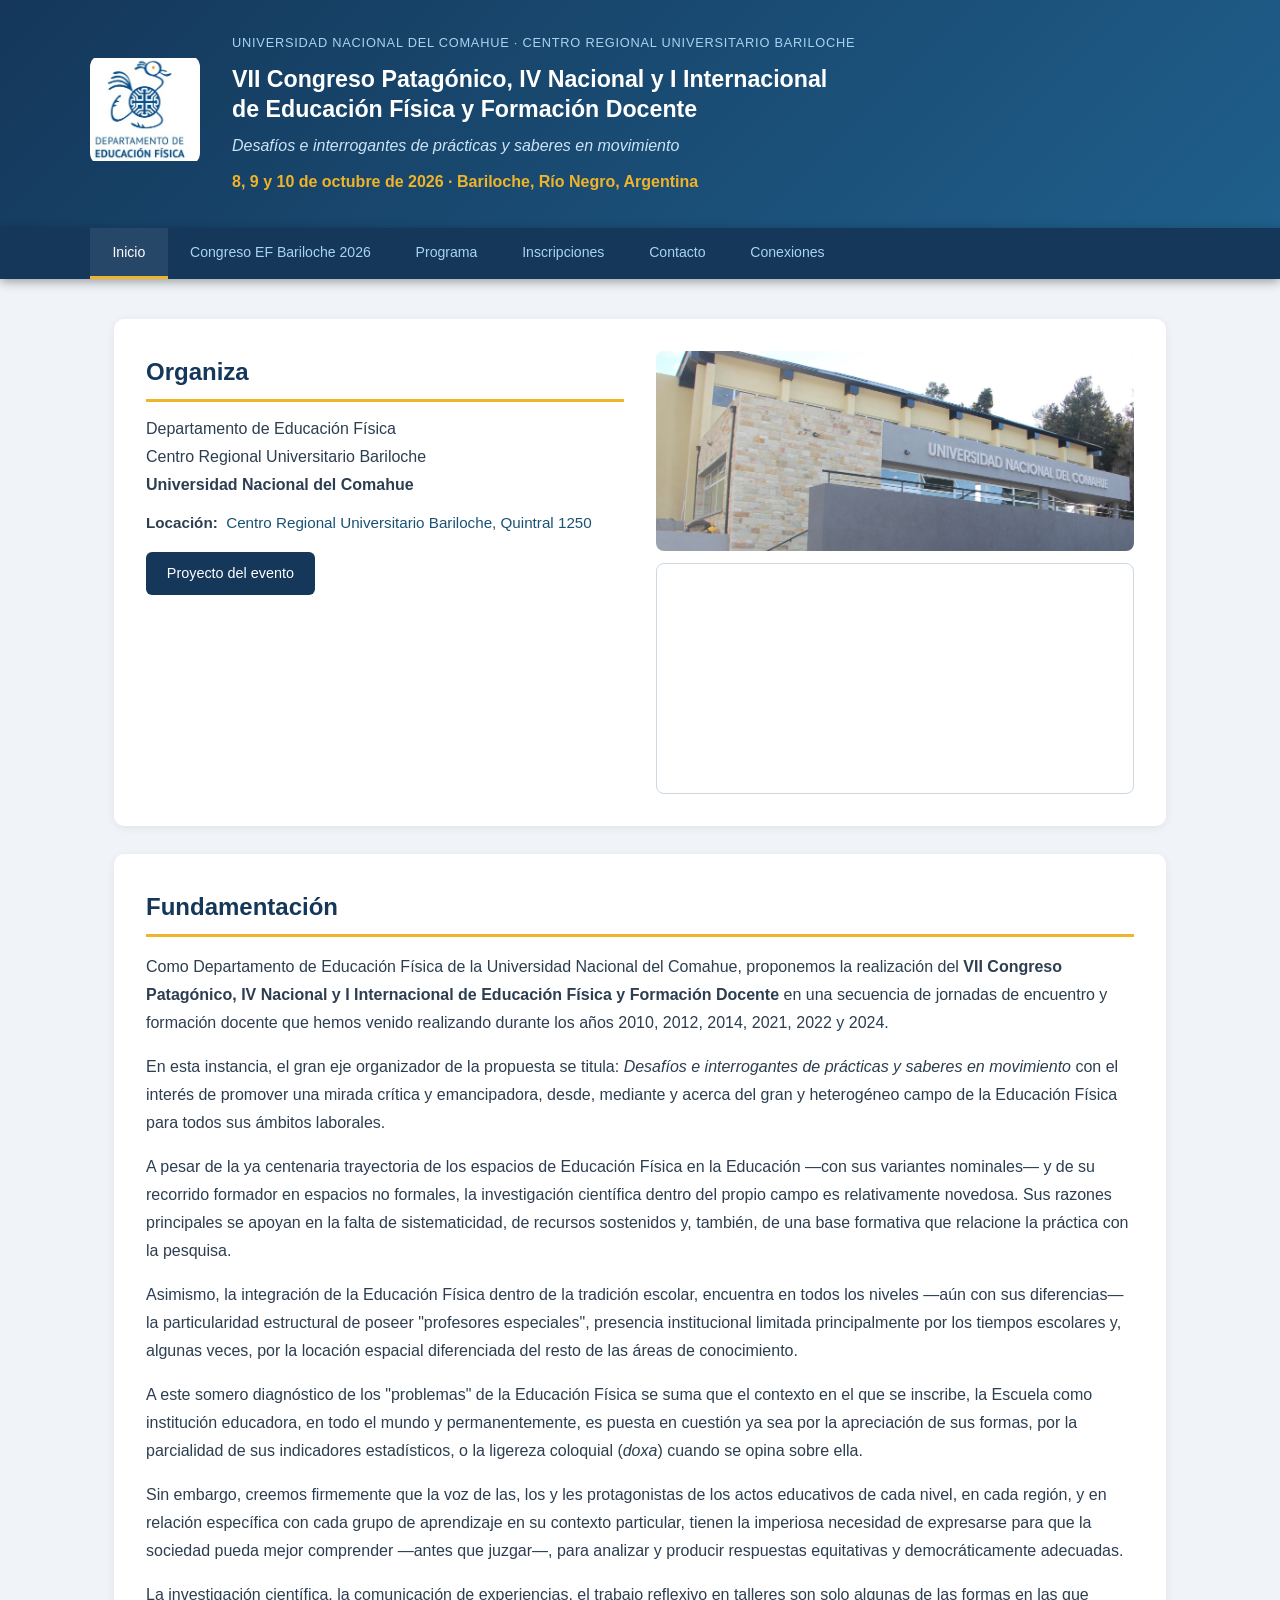
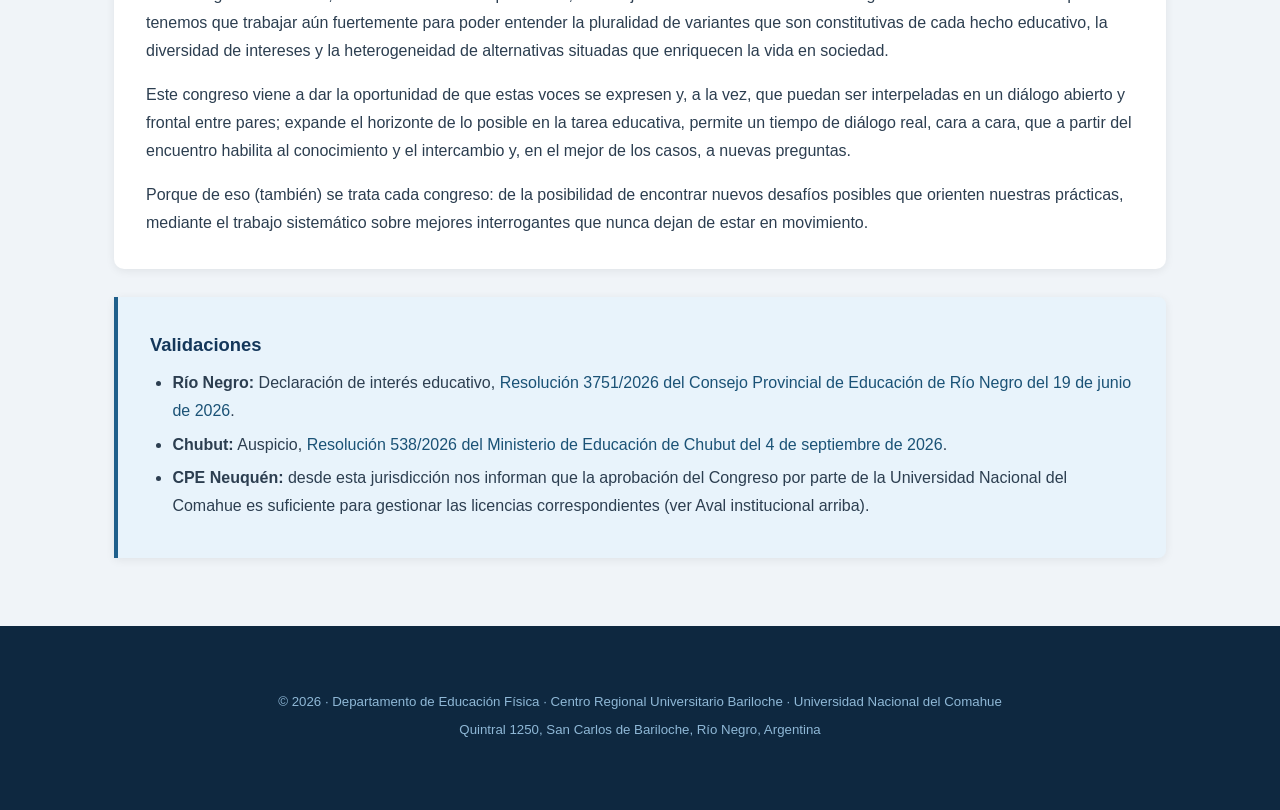
<file: index.html>
<!DOCTYPE html>
<html lang="es">
<head>
  <meta charset="UTF-8" />
  <meta name="viewport" content="width=device-width, initial-scale=1.0" />
  <link rel="icon" href="static/favicon.ico" />
  <title>VII Congreso Patagónico de Educación Física – Bariloche 2026</title>
  <link rel="stylesheet" href="styles.css?v=2026-10-05" />
</head>
<body>

  <!-- ============================================================ HEADER -->
  <header class="site-header">
    <div class="header-inner">
      <div class="header-logo-area">
        <img src="static/Logo%20educacion%20fisica.jpg" alt="Logo Educación Física – UNCo" class="logo-ph" />
      </div>
      <div class="header-text">
        <p class="header-org">Universidad Nacional del Comahue · Centro Regional Universitario Bariloche</p>
        <h1>VII Congreso Patagónico, IV Nacional y I Internacional<br>de Educación Física y Formación Docente</h1>
        <p class="header-subtitle">Desafíos e interrogantes de prácticas y saberes en movimiento</p>
        <p class="header-date">8, 9 y 10 de octubre de 2026 &middot; Bariloche, Río Negro, Argentina</p>
      </div>
    </div>
  </header>

  <!-- ============================================================ NAV -->
  <nav class="main-nav" aria-label="Secciones del congreso">
    <div class="nav-inner">
      <ul class="nav-tabs" role="tablist">
        <li role="presentation">
          <button class="tab-btn active" role="tab" aria-selected="true"  data-tab="inicio">Inicio</button>
        </li>
        <li role="presentation">
          <button class="tab-btn" role="tab" aria-selected="false" data-tab="congreso">Congreso EF Bariloche 2026</button>
        </li>
        <li role="presentation">
          <button class="tab-btn" role="tab" aria-selected="false" data-tab="programa">Programa</button>
        </li>
        <li role="presentation">
          <button class="tab-btn" role="tab" aria-selected="false" data-tab="inscripciones">Inscripciones</button>
        </li>
        <li role="presentation">
          <button class="tab-btn" role="tab" aria-selected="false" data-tab="contacto">Contacto</button>
        </li>
        <li role="presentation">
          <button class="tab-btn" role="tab" aria-selected="false" data-tab="conexiones">Conexiones</button>
        </li>
      </ul>
    </div>
  </nav>

  <!-- ============================================================ MAIN -->
  <main class="main-content">

    <!-- ========================== TAB 1 : INICIO -->
    <section id="inicio" class="tab-panel active" role="tabpanel">
      <div class="container">

        <!-- Organiza + Mapa -->
        <div class="organiza-block card">
          <div class="organiza-text">
            <h2>Organiza</h2>
            <p>
              Departamento de Educación Física<br>
              Centro Regional Universitario Bariloche<br>
              <strong>Universidad Nacional del Comahue</strong>
            </p>
            <p class="locacion-line">
              <strong>Locación:</strong>&nbsp;
              <a href="https://maps.google.com/?q=Quintral+1250,+San+Carlos+de+Bariloche,+Argentina"
                 target="_blank" rel="noopener noreferrer">
                Centro Regional Universitario Bariloche, Quintral 1250
              </a>
            </p>
            <div class="links-block">
              <a href="static/Proyecto%20Congreso%20Educaci%C3%B3n%20F%C3%ADsica%20y%20Formaci%C3%B3n%20Docente_2026_UNCo.pdf" class="btn-primary" target="_blank" rel="noopener noreferrer">Proyecto del evento</a>
            </div>
          </div>
          <div class="organiza-media">
            <img src="static/Gimnasio.jpg" alt="Gimnasio – Centro Regional Universitario Bariloche" class="crub-ph" />
            <div class="map-embed">
              <iframe
                src="https://maps.google.com/maps?q=Quintral+1250+Bariloche+Argentina&output=embed&hl=es"
                width="100%"
                height="220"
                style="border:0;"
                allowfullscreen=""
                loading="lazy"
                referrerpolicy="no-referrer-when-downgrade"
                title="Mapa – Centro Regional Universitario Bariloche">
              </iframe>
            </div>
          </div>
        </div>

        <!-- Fundamentación -->
        <article class="card fundamentacion">
          <h2>Fundamentación</h2>
          <p>Como Departamento de Educación Física de la Universidad Nacional del Comahue, proponemos la realización del <strong>VII Congreso Patagónico, IV Nacional y I Internacional de Educación Física y Formación Docente</strong> en una secuencia de jornadas de encuentro y formación docente que hemos venido realizando durante los años 2010, 2012, 2014, 2021, 2022 y 2024.</p>
          <p>En esta instancia, el gran eje organizador de la propuesta se titula: <em>Desafíos e interrogantes de prácticas y saberes en movimiento</em> con el interés de promover una mirada crítica y emancipadora, desde, mediante y acerca del gran y heterogéneo campo de la Educación Física para todos sus ámbitos laborales.</p>
          <p>A pesar de la ya centenaria trayectoria de los espacios de Educación Física en la Educación —con sus variantes nominales— y de su recorrido formador en espacios no formales, la investigación científica dentro del propio campo es relativamente novedosa. Sus razones principales se apoyan en la falta de sistematicidad, de recursos sostenidos y, también, de una base formativa que relacione la práctica con la pesquisa.</p>
          <p>Asimismo, la integración de la Educación Física dentro de la tradición escolar, encuentra en todos los niveles —aún con sus diferencias— la particularidad estructural de poseer "profesores especiales", presencia institucional limitada principalmente por los tiempos escolares y, algunas veces, por la locación espacial diferenciada del resto de las áreas de conocimiento.</p>
          <p>A este somero diagnóstico de los "problemas" de la Educación Física se suma que el contexto en el que se inscribe, la Escuela como institución educadora, en todo el mundo y permanentemente, es puesta en cuestión ya sea por la apreciación de sus formas, por la parcialidad de sus indicadores estadísticos, o la ligereza coloquial (<em>doxa</em>) cuando se opina sobre ella.</p>
          <p>Sin embargo, creemos firmemente que la voz de las, los y les protagonistas de los actos educativos de cada nivel, en cada región, y en relación específica con cada grupo de aprendizaje en su contexto particular, tienen la imperiosa necesidad de expresarse para que la sociedad pueda mejor comprender —antes que juzgar—, para analizar y producir respuestas equitativas y democráticamente adecuadas.</p>
          <p>La investigación científica, la comunicación de experiencias, el trabajo reflexivo en talleres son solo algunas de las formas en las que tenemos que trabajar aún fuertemente para poder entender la pluralidad de variantes que son constitutivas de cada hecho educativo, la diversidad de intereses y la heterogeneidad de alternativas situadas que enriquecen la vida en sociedad.</p>
          <p>Este congreso viene a dar la oportunidad de que estas voces se expresen y, a la vez, que puedan ser interpeladas en un diálogo abierto y frontal entre pares; expande el horizonte de lo posible en la tarea educativa, permite un tiempo de diálogo real, cara a cara, que a partir del encuentro habilita al conocimiento y el intercambio y, en el mejor de los casos, a nuevas preguntas.</p>
          <p>Porque de eso (también) se trata cada congreso: de la posibilidad de encontrar nuevos desafíos posibles que orienten nuestras prácticas, mediante el trabajo sistemático sobre mejores interrogantes que nunca dejan de estar en movimiento.</p>
        </article>

        <!-- Validaciones -->
        <div class="card validaciones">
          <h3>Validaciones</h3>
          <ul>
            <li><strong>Río Negro:</strong> Declaración de interés educativo, <a href="https://drive.google.com/file/d/1wmMU1kaOLJY3yvwat1Q-__vebtpAWIaK/view?usp=sharing" target="_blank" rel="noopener noreferrer">Resolución 3751/2026 del Consejo Provincial de Educación de Río Negro del 19 de junio de 2026</a>.</li>
            <li><strong>Chubut:</strong> Auspicio, <a href="https://drive.google.com/file/d/1_Ti-OI6ULcgjK2jXDnoiB2XohybiNj6Q/view?usp=sharing" target="_blank" rel="noopener noreferrer">Resolución 538/2026 del Ministerio de Educación de Chubut del 4 de septiembre de 2026</a>.</li>
            <li><strong>CPE Neuquén:</strong> desde esta jurisdicción nos informan que la aprobación del Congreso por parte de la Universidad Nacional del Comahue es suficiente para gestionar las licencias correspondientes (ver Aval institucional arriba).</li>
          </ul>
        </div>

      </div>
    </section>

    <!-- ========================== TAB 2 : CONGRESO -->
    <section id="congreso" class="tab-panel" role="tabpanel">
      <div class="container">

        <h2 class="section-title">Estructura del Congreso</h2>
        <p class="intro-text">El Congreso contará con distintos espacios y formatos de comunicación diseñados para promover la reflexión y el debate sobre diferentes prácticas y ámbitos de la Educación Física.</p>

        <div class="formato-grid">

          <div class="formato-card">
            <div class="formato-icon" aria-hidden="true">🎤</div>
            <h3>Paneles</h3>
            <p>Buscan favorecer el análisis, la reflexión y el debate con relación a problemáticas educativas del campo de la educación física y disciplinas afines. Contarán con la presencia de especialistas de la Universidad Nacional del Comahue y de otras Universidades Nacionales y extranjeras que las abordan e investigan desde múltiples perspectivas en los diversos territorios.</p>
          </div>

          <div class="formato-card">
            <div class="formato-icon" aria-hidden="true">🗂️</div>
            <h3>Mesas de trabajo</h3>
            <p>Se organizan en torno a los ejes temáticos donde se llevarán a cabo las exposiciones de los trabajos enviados. La coordinación de las mesas propondrá, con posterioridad a las mismas, debates, discusiones e intercambios entre participantes acerca de las temáticas compartidas.</p>
          </div>

          <div class="formato-card">
            <div class="formato-icon" aria-hidden="true">📊</div>
            <h3>Pósters</h3>
            <p>Presentan de manera resumida o esquemática, acompañados de imágenes y/o gráficos, resultados de proyectos, reflexiones acerca de experiencias o encuadres de prácticas relacionadas con alguno de los ejes temáticos.</p>
          </div>

          <div class="formato-card">
            <div class="formato-icon" aria-hidden="true">💬</div>
            <h3>Diálogos</h3>
            <p>Espacios de debates horizontales sobre temáticas del campo de la educación física y disciplinas afines, con la participación de referentes de la disciplina, para compartir reflexiones sobre los distintos ejes del congreso con docentes, investigadores y estudiantes.</p>
          </div>

          <div class="formato-card">
            <div class="formato-icon" aria-hidden="true">🤸</div>
            <h3>Talleres</h3>
            <p>Ámbitos participativos en torno a diferentes experiencias y actividades corporales, como espacios de debate e intercambio desde una metodología activa relacionada con el campo de la educación física y disciplinas afines.</p>
          </div>

          <div class="formato-card">
            <div class="formato-icon" aria-hidden="true">📚</div>
            <h3>Presentación de Libros y Revistas</h3>
            <p>Habrá un espacio establecido para la presentación de publicaciones con la presencia de autores e integrantes de los equipos editoriales.</p>
          </div>

        </div>

        <!-- Actas -->
        <div class="card info-block">
          <h3>Actas del congreso</h3>
          <p>Los trabajos presentados para los Pósters y Mesas de trabajo (ponencias) podrán ser publicados en formato digital en las Actas del congreso y en el <a href="https://rdi.uncoma.edu.ar/home" target="_blank" rel="noopener noreferrer"><strong>Repositorio Digital Institucional de la Universidad Nacional del Comahue (RDI-UNCo)</strong></a>.</p>
        </div>

        <!-- Aforo -->
        <div class="card info-block info-warning">
          <h3>Aforo</h3>
          <p>Todas las instancias del Congreso poseen un aforo limitado y diferente, dado por la simultaneidad de eventos en el Centro Regional Universitario Bariloche, la capacidad de las aulas, la segmentación del gimnasio y otros espacios, como también por la dinámica de cada propuesta, como puede ser en los Talleres y los Diálogos. Por ello, en algunas circunstancias puede que se limite el acceso a alguno de estos espacios.</p>
        </div>

        <!-- Circulares -->
        <div class="card circulares-block">
          <h3>Circular vigente</h3>
          <ul class="circulares-list">
            <li class="circular-current">
              <span class="circular-icon" aria-hidden="true">📄</span>
              <a href="https://drive.google.com/file/d/11CNluJwE8JkobaoosA1LNuDQ-zCSRnbf/view?usp=sharing" class="circular-link" target="_blank" rel="noopener noreferrer">5° Circular – programa</a>
            </li>
            <li class="circular-past">
              <span class="circular-icon" aria-hidden="true">📄</span>
              <a href="static/Cuarta%20Circular_Cronograma%20general%20Congreso%20EFyFD%202026.pdf" class="circular-link" target="_blank" rel="noopener noreferrer">4° Circular – cronograma general</a>
            </li>
            <li class="circular-past">
              <span class="circular-icon" aria-hidden="true">📄</span>
              <a href="static/Tercera%20circular_Extensi%C3%B3n%20de%20plazos_Congreso%20EFyFD_2026_UNCo%20Bariloche.pdf" class="circular-link" target="_blank" rel="noopener noreferrer">3° Circular – extensión de plazos</a>
            </li>
            <li class="circular-past">
              <span class="circular-icon" aria-hidden="true">📄</span>
              <a href="static/Segunda%20circular_Congreso%20EFyFD%202026_UNCo%20Bariloche.pdf" class="circular-link" target="_blank" rel="noopener noreferrer">2° Circular – abril</a>
            </li>
            <li class="circular-past">
              <span class="circular-icon" aria-hidden="true">📄</span>
              <a href="static/1%C2%B0%20Circular_Congreso%20EFyFD%202026_UNCo%20Bariloche.pdf" class="circular-link" target="_blank" rel="noopener noreferrer">1° Circular – marzo</a>
            </li>
          </ul>
        </div>

      </div>
    </section>

    <!-- ========================== TAB : PROGRAMA -->
    <section id="programa" class="tab-panel" role="tabpanel">
      <div class="container">

        <h2 class="section-title">Programa general del Congreso</h2>
        <p class="intro-text">Programa extraído de la <a href="https://drive.google.com/file/d/11CNluJwE8JkobaoosA1LNuDQ-zCSRnbf/view?usp=sharing" target="_blank" rel="noopener noreferrer"><strong>5° Circular – programa</strong></a> (septiembre de 2026). Todas las actividades se realizan en el Centro Regional Universitario Bariloche, Quintral 1250.</p>

        <nav class="prog-days" aria-label="Días del congreso">
          <a href="#prog-jueves" class="prog-day-link">Jueves 8</a>
          <a href="#prog-viernes" class="prog-day-link">Viernes 9</a>
          <a href="#prog-sabado" class="prog-day-link">Sábado 10</a>
        </nav>

        <!-- ===== JUEVES 8 ===== -->
        <div class="prog-day" id="prog-jueves">
          <h3 class="prog-day-title">Jueves 8 de octubre</h3>

          <div class="prog-item">
            <div class="prog-time">8:30 a 9:30</div>
            <div class="prog-body">
              <h4>Acreditación e inscripción</h4>
              <p class="prog-meta"><strong>Lugar:</strong> Hall central edificio Quintral 1250</p>
            </div>
          </div>

          <div class="prog-item prog-acto">
            <div class="prog-time">10:00</div>
            <div class="prog-body">
              <h4>Acto de apertura</h4>
              <p class="prog-meta"><strong>Lugar:</strong> Aula Magna edificio central</p>
              <p>A cargo de autoridades del Centro Regional Universitario Bariloche, docentes y estudiantes del Profesorado de Educación Física.</p>
            </div>
          </div>

          <div class="prog-item prog-panel">
            <div class="prog-time">10:30 a 12:30</div>
            <div class="prog-body">
              <span class="prog-tag">Panel 1</span>
              <h4>“Habitar el territorio desde la Educación Física: prácticas, tensiones y desafíos en la construcción de territorialidades.”</h4>
              <p class="prog-meta"><strong>Panelistas:</strong> Gustavo Cayún Pichunlef, Sebastian Fuentes, Jorgelina Mazzuco</p>
              <p class="prog-meta"><strong>Coordinan:</strong> Laura Mendez y Leonardo Daniel Mársico</p>
              <p class="prog-meta"><strong>Lugar:</strong> Aula Magna edificio central</p>
            </div>
          </div>

          <div class="prog-item prog-pausa">
            <div class="prog-time">12:30 a 13:30</div>
            <div class="prog-body">
              <h4>Pausa con intervenciones artísticas: “¿Bailamos?”, presentación escénica de folklore y lenguaje de señas; CreArte Ensamble</h4>
              <p class="prog-meta"><strong>Lugar:</strong> Hall CRUB</p>
            </div>
          </div>

          <div class="prog-item">
            <div class="prog-time">13:30 a 15:30</div>
            <div class="prog-body">
              <h4>Diálogos y talleres</h4>
              <p><strong>Diálogos sobre el Panel 1</strong> · Lugar: Aula 1 · Coordina: Daniela Carrasco</p>
              <p class="taller-group">Talleres · Coordina: María Salazar</p>
              <ul class="taller-list">
                <li class="taller">
                  <h5 class="taller-title">Proyecto interdisciplinario de la vida en la naturaleza hacia un camino de transformación sustentable social y natural</h5>
                  <p class="taller-people"><span class="taller-names">Bugallo Daniel, Canario Matias</span><span class="taller-inst">IS Palomar de Casero / IES N°816</span></p>
                  <p class="taller-facts"><span class="taller-fact"><b>Lugar</b> Hall Gimnasio</span><span class="taller-fact"><b>Cupo</b> Máx. 30</span> <button type="button" class="prog-more">Ver descripción</button></p>
                  <p class="taller-desc" hidden>Nuestra expectativa en la realización de este taller es que juntos podamos conocer, analizar y valorizar el accionar del “Proyecto interdisciplinario de Vida en la Naturaleza”, en busca de transformaciones sustentables y continuas en los contextos sociales y naturales, con el fin de mejorar la calidad de vida en, por y para el ambiente.</p>
                </li>
                <li class="taller">
                  <h5 class="taller-title">El Ultimate Frisbee como deporte alternativo e inclusivo: implicancias en el juego mixto y autoarbitrado</h5>
                  <p class="taller-people"><span class="taller-names">Rivarola Lucila, Sustersic Juan Pablo, Silva Marina</span><span class="taller-inst">Universidad Nacional del Comahue Bariloche</span></p>
                  <p class="taller-facts"><span class="taller-fact"><b>Lugar</b> Gimnasio CRUB</span><span class="taller-fact"><b>Cupo</b> Máx. 30</span> <button type="button" class="prog-more">Ver descripción</button></p>
                  <p class="taller-desc" hidden>Ultimate Frisbee, un deporte mixto, sin contacto y autoarbitrado, basado en el respeto, la cooperación y el diálogo. A través de la práctica y la reflexión pedagógica, exploraremos sus posibilidades como herramienta educativa e inclusiva en Educación Física.</p>
                </li>
                <li class="taller">
                  <h5 class="taller-title">Parkour como contenido curricular en las clases de Educación Física</h5>
                  <p class="taller-people"><span class="taller-names">Pérez Donato, Bracco Luca</span><span class="taller-inst">Universidad Nacional del Comahue Bariloche</span></p>
                  <p class="taller-facts"><span class="taller-fact"><b>Lugar</b> Gimnasio CRUB</span><span class="taller-fact"><b>Cupo</b> Máx. 10</span></p>
                </li>
                <li class="taller">
                  <h5 class="taller-title">La enseñanza de las prácticas atléticas en la escuela. ¿Qué enseña la Educación Física?</h5>
                  <p class="taller-people"><span class="taller-names">Pizzorno Federico, Magrini Luciano</span><span class="taller-inst">Universidad Nacional del Comahue Bariloche</span></p>
                  <p class="taller-facts"><span class="taller-fact"><b>Lugar</b> Gimnasio ADEFUL</span><span class="taller-fact"><b>Cupo</b> Máx. 40</span> <button type="button" class="prog-more">Ver descripción</button></p>
                  <p class="taller-desc" hidden>Un lugar para encontrarnos a reflexionar sobre la enseñanza de las prácticas atléticas en Educación Física escolar. Perspectivas, dimensiones y efectos corporales.</p>
                </li>
                <li class="taller">
                  <h5 class="taller-title">El ciclismo y la Educación Física</h5>
                  <p class="taller-people"><span class="taller-names">Galosi Carlos, Alder Ines, Baudaux Agustin</span><span class="taller-inst">Universidad Nacional del Comahue Bariloche</span></p>
                  <p class="taller-facts"><span class="taller-fact"><b>Lugar</b> Aula 11</span><span class="taller-fact"><b>Cupo</b> Máx. 25</span> <button type="button" class="prog-more">Ver descripción</button></p>
                  <p class="taller-desc" hidden>En este taller, los participantes tendrán la oportunidad de vivenciar e intercambiar los principios básicos del ciclismo recreativo y deportivo, conocer los fundamentos de la seguridad vial aplicada a la bicicleta, y reflexionar sobre el valor pedagógico y saludable del ejercicio en bicicleta.</p>
                </li>
              </ul>
            </div>
          </div>

          <div class="prog-item prog-pausa">
            <div class="prog-time">16:00 a 16:30</div>
            <div class="prog-body"><h4>Pausa</h4></div>
          </div>

          <div class="prog-item prog-mesa">
            <div class="prog-time">16:30 a 18:30</div>
            <div class="prog-body">
              <h4>Mesas de ponencias</h4>

              <ul class="prog-sublist">
                <li class="prog-sub">
                  <h5 class="prog-sub-title">Mesa 1 – Eje 1 “Prácticas deportivas y gímnicas en Educación Física”</h5>
                  <p class="prog-sub-meta"><span>Aula Magna · Coordina: Cinthia Sgrinzi</span><button type="button" class="prog-more">Ver ponencias (7)</button></p>
                  <div class="prog-sub-detail" hidden>
                    <div class="prog-table-wrapper">
                      <table class="prog-table">
                        <thead><tr><th scope="col">Autor/a (s)</th><th scope="col">Pertenencia institucional</th><th scope="col">Título del trabajo</th></tr></thead>
                        <tbody>
                          <tr><td>Alex Patricio Ojeda Aravena</td><td>Universidad de Los Lagos</td><td>Análisis de la evidencia sobre los efectos de programas de actividad física basados en artes marciales y deportes de combate en el bienestar físico, mental y socioemocional de escolares.</td></tr>
                          <tr><td>Alsina, Diego</td><td>ISEF, Udelar</td><td>Espacio de formación integral. Clases de luchas.</td></tr>
                          <tr><td>Pizzorno, Federico Andrés</td><td>Universidad Nacional del Comahue (CRUB)</td><td>Las prácticas homogeneizantes en el diseño curricular ESRN. Formación ciudadana en la enseñanza de los deportes.</td></tr>
                          <tr><td>Cárdenas, Juan Román; Comba, Cecilia; Fiorillo, Marcos</td><td>Universidad Nacional del Comahue (CRUB)</td><td>Nuevos desafíos en la formación de formadores: inclusión de estudiantes no videntes en el profesorado de educación física del Centro Regional Universitario Bariloche</td></tr>
                          <tr><td>Pérez, Donato Tomas; Bracco, Luca Francisco</td><td>Universidad Nacional del Comahue (CRUB)</td><td>Parkour como contenido curricular en las clases de Educación Física</td></tr>
                          <tr><td>Fabián Martins</td><td>Universidad Nacional del Comahue (CRUB)</td><td>Saberes docentes y prácticas de enseñanza de los deportes: una aproximación desde las nociones de cuerpo.</td></tr>
                          <tr><td>Copolechio Morand, Marina; Bumisky, Julián</td><td>Universidad Nacional del Comahue (CRUB)</td><td>Enseñanza de los deportes y las prácticas deportivas en escuelas secundarias orientadas en educación física</td></tr>
                        </tbody>
                      </table>
                    </div>
                  </div>
                </li>
                <li class="prog-sub">
                  <h5 class="prog-sub-title">Mesa 1 – Eje 3 “La Educación Física en prácticas lúdico recreativas y deportivas en el entorno natural y urbano”</h5>
                  <p class="prog-sub-meta"><span>Aula 6 · Coordinan: Leonardo Daniel Mársico y Lucas Mondino Lukacs</span><button type="button" class="prog-more">Ver ponencias (7)</button></p>
                  <div class="prog-sub-detail" hidden>
                    <div class="prog-table-wrapper">
                      <table class="prog-table">
                        <thead><tr><th scope="col">Autor/a (s)</th><th scope="col">Pertenencia institucional</th><th scope="col">Título del trabajo</th></tr></thead>
                        <tbody>
                          <tr><td>Alfaro Parot, Guillermina; Campano, Marcela</td><td>Universidad del Este - Universidad Nacional de La Plata</td><td>Cuerpo y enseñanza en la navegación</td></tr>
                          <tr><td>Barreto, Daniel</td><td>Universidad Nacional de Luján</td><td>¿Para qué hacemos campamentos? Construcción de subjetividades y ciudadanía ambiental…</td></tr>
                          <tr><td>Loncopan, Rocío; Muccio María Francina; Galíndez Marina</td><td>Universidad Nacional del Comahue (CRUB)</td><td>Las salidas educativas al entorno natural en clave de Educación Física.</td></tr>
                          <tr><td>Palacio, Mónica; Hertling, Alina</td><td>Universidad Nacional del Comahue (CRUB)</td><td>Actividades en el entorno natural en la Formación Docente de Chile, Brasil y Argentina</td></tr>
                          <tr><td>Machin, Aldana; Zabaleta, María; Fígoli, Andrés</td><td>CURE (Centro Universitario Regional Este). ISEF Udelar Uruguay</td><td>Trayectorias Integrales “Inter-acciones en las cuencas de Costa de Oro. Actividades en la naturaleza, educación ambiental y diálogo de saberes en ecosistemas relevantes”</td></tr>
                          <tr><td>Galosi, Carlos Javier; Alder, Ines</td><td>Universidad Nacional del Comahue (CRUB)</td><td>Enseñar sobre ruedas: el ciclismo de montaña en la formación docente de profesores de Educación Física.</td></tr>
                          <tr><td>Reising Lilen, Danesi Mariana y López Eduardo</td><td>Universidad Nacional del Comahue (CRUB)</td><td>Experiencias de articulación que posibilitan escalar</td></tr>
                        </tbody>
                      </table>
                    </div>
                  </div>
                </li>
                <li class="prog-sub">
                  <h5 class="prog-sub-title">Mesa 1 – Eje 4 “Educación Física desde una dimensión histórica, política y sociocultural”</h5>
                  <p class="prog-sub-meta"><span>Aula 11 · Coordinan: Claudia Kraft y Guillermo Quiña</span><button type="button" class="prog-more">Ver ponencias (8)</button></p>
                  <div class="prog-sub-detail" hidden>
                    <div class="prog-table-wrapper">
                      <table class="prog-table">
                        <thead><tr><th scope="col">Autor/a (s)</th><th scope="col">Pertenencia institucional</th><th scope="col">Título del trabajo</th></tr></thead>
                        <tbody>
                          <tr><td>Cucci, Emiliana; Dupuy, Manuel y Riccetti, Ana</td><td>Universidad de Flores</td><td>Reflexiones acerca de las prácticas profesionales como territorios de construcción y disputa de visiones sobre la Educación Física en la formación docente inicial</td></tr>
                          <tr><td>Mertian Amundarain, Lucas Vicente</td><td>Universidad Nacional de Río Negro</td><td>La evaluación en la formación del profesorado de Educación Física</td></tr>
                          <tr><td>Oroño Lugano, Marcela</td><td>Universidad de la República</td><td>La consigna didáctica como dispositivo de transformación pública: un estudio de la formación inicial desde el CURE-ISEF-MALDONADO</td></tr>
                          <tr><td>Peña Troncoso, Sebastián Enrique</td><td>Universidad Austral de Chile</td><td>Obstáculos y posibilidades en la implementación de los estándares de la profesión docente en las carreras de Educación Física en Chile</td></tr>
                          <tr><td>Bennasar García, Miguel Israel</td><td>Instituto Superior de Formación Docente Salomé Ureña</td><td>Metodologías activas para el desarrollo de la comprensión lectora y las competencias pedagógicas en estudiantes de Educación Física, ISFODOSU RLNNM</td></tr>
                          <tr><td>Carriquiriborde, Nicolás</td><td>Universidad Nacional de La Plata</td><td>Ampliar, incluir y enseñar: interpelaciones al trabajo de enseñar de profesores/as de Educación en un programa socioeducativo.</td></tr>
                          <tr><td>López Medero, Norma</td><td>Universidad Nacional del Comahue</td><td>Cultura digital y alfabetización académica en el ingreso al Profesorado en Educación Física: tensiones entre prácticas culturales y cultura académica</td></tr>
                          <tr><td>Pastorino Barcia, Martina</td><td>Universidad de la República - Instituto Superior de Educación Física</td><td>El cuerpo del alto rendimiento: reflexiones desde las teorías feministas y los estudios sociales sobre el deporte</td></tr>
                        </tbody>
                      </table>
                    </div>
                  </div>
                </li>
                <li class="prog-sub">
                  <h5 class="prog-sub-title">Mesa 1 – Eje 5 “Educación Física, bienestar y salud”</h5>
                  <p class="prog-sub-meta"><span>Sala de Haro · Coordinan: Santiago De Giovanni y Karina Cutrera</span><button type="button" class="prog-more">Ver ponencias (5)</button></p>
                  <div class="prog-sub-detail" hidden>
                    <div class="prog-table-wrapper">
                      <table class="prog-table">
                        <thead><tr><th scope="col">Autor/a (s)</th><th scope="col">Pertenencia institucional</th><th scope="col">Título del trabajo</th></tr></thead>
                        <tbody>
                          <tr><td>Albornoz, María Victoria</td><td>Universidad Nacional de San Martín</td><td>Yoga en las clases Educación Física en niños/as de Nivel Inicial</td></tr>
                          <tr><td>Oviedo Sandro Nereo</td><td>Universidad Nacional de Río Cuarto</td><td>Estudio de la Marcha en Personas Mayores</td></tr>
                          <tr><td>Oviedo Sandro Nereo</td><td>Universidad Nacional de Río Cuarto</td><td>Evidencias sobre intervenciones para mejorar o mantener la capacidad intrínseca en personas mayores</td></tr>
                          <tr><td>Valenzuela, Deolinda Vanesa; Vela, María Lorena; Dupuy, Héctor Manuel</td><td>Universidad Nacional del Comahue y Universidad de Flores. Universidad Complutense de Madrid. Universidad de Flores e IDIHCS (UNLP y CONICET)</td><td>Detección del comportamiento sedentario, riesgo de caídas y fragilidad en los adultos mayores de 60 años del Balneario de Cofrentes, Valencia.</td></tr>
                          <tr><td>Zacharías, Daniela; Betancurt, Romina; Cutrera, Karina</td><td>Universidad Nacional del Comahue</td><td>Prevalencia de factores de riesgo de enfermedades no transmisibles en estudiantes del profesorado de Educación Física en la Universidad Nacional del Comahue - Bariloche</td></tr>
                        </tbody>
                      </table>
                    </div>
                  </div>
                </li>
              </ul>
            </div>
          </div>

          <div class="prog-item">
            <div class="prog-time">18:30 a 19:30</div>
            <div class="prog-body">
              <h4>Presentación de libros y revistas · Exposición de pósteres digitales · Encuentros de cátedras</h4>

              <ul class="prog-sublist">
                <li class="prog-sub">
                  <h5 class="prog-sub-title">Presentación de libros y revistas</h5>
                  <p class="prog-sub-meta"><span>Aula Magna · Coordina: Leonardo Daniel Mársico</span><button type="button" class="prog-more">Ver presentaciones (6)</button></p>
                  <div class="prog-sub-detail" hidden>
                    <ul class="prog-list">
                      <li>Karavaitis, Leila Giselle. FEF IPEF-UPC. <em>Vida en la naturaleza en la Educación Física. Huellas históricas, prácticas docentes y políticas educativas.</em></li>
                      <li>Fernández, Marisa y López, Eduardo. Universidad Nacional del Comahue CRUB. <em>Revista Educación Física Experiencias e Investigaciones.</em></li>
                      <li>Baeza, Fabian. Supervisión de Educación Física Distrito VI Neuquén. <em>Senderismo Escolar.</em></li>
                      <li>Ramirez, Paula. Universidad Nacional del Comahue CRUB. <em>Una didáctica intercultural en la formación de docentes universitarios. Condiciones de posibilidad en Furilofche warria, Wallmapu.</em></li>
                      <li>Roson Dorado, María Rosario. UNLu. <em>Cualquiera. Desafíos y oportunidades en accesibilidad educativa. Una mirada desde la Educación Física escolar.</em></li>
                      <li>Bennasar García, Miguel Israel. Instituto Superior de Formación Docente Salomé Ureña, República Dominicana. <em>Niveles y motivos de práctica de actividad física en la comunidad estudiantil del ISFODOSU.</em></li>
                    </ul>
                  </div>
                </li>
                <li class="prog-sub">
                  <h5 class="prog-sub-title">Presentación de libros y revistas</h5>
                  <p class="prog-sub-meta"><span>Sala De Haro · Coordina: Karina Cutrera</span><button type="button" class="prog-more">Ver presentaciones (6)</button></p>
                  <div class="prog-sub-detail" hidden>
                    <ul class="prog-list">
                      <li>Pepe, Silvia Alejandra. GNA. <em>El fútbol femenino.</em></li>
                      <li>Franceschini, Silvina Clara. UNLaM-USI. <em>La Educación Física y los discursos de la eugenesia.</em></li>
                      <li>Di Domizio, Débora - Emiliozzi, María Valeria y Gandini, María Agustina. Universidad Nacional de La Plata. <em>Revista Educación Física y Ciencia: aportes de un proyecto editorial para la construcción y circulación del conocimiento en el campo disciplinar.</em></li>
                      <li>Kopelovich, Pablo. CONICET y Universidad Nacional de La Plata. <em>Educación física, escuela secundaria y género. Los discursos médicos en la construcción de la diferencia sexual en la Universidad Nacional de La Plata (1929-1946).</em></li>
                      <li>De Giovanni, Santiago. Universidad Nacional del Comahue CRUB. <em>Seguridad y Prevención de Riesgos en las actividades educativas.</em></li>
                      <li>Mercado, Luciano Hernando. Universidad Católica de Salta. Municipalidad de Córdoba. <em>Bitácora Intempestiva: Recreación hacia un Buen Vivir.</em></li>
                    </ul>
                  </div>
                </li>
                <li class="prog-sub">
                  <h5 class="prog-sub-title">Exposición de pósteres digitales</h5>
                  <p class="prog-sub-meta"><span>Aula 6 · Coordina: Fabián Martins</span><button type="button" class="prog-more">Ver pósteres (3)</button></p>
                  <div class="prog-sub-detail" hidden>
                    <ul class="prog-list">
                      <li>Galosi, Carlos; Alder, Inés; Fernández, Marisa. Universidad Nacional del Comahue (CRUB). <em>Enseñanza del senderismo. Principios que estructuran las prácticas pedagógicas.</em></li>
                      <li>Vilariño Tomas, Gilardoni Leonardo. Universidad Nacional del Comahue (CRUB). <em>Diseño y construcción de un muro de escalada para la formación docente en el CRUB-UNCo: una necesidad pedagógica con impacto comunitario.</em></li>
                      <li>López Medero, Norma Beatriz. Universidad Nacional del Comahue (CRUB). <em>Del uso instrumental al diálogo crítico: la inteligencia artificial como copiloto pedagógico en la formación docente.</em></li>
                    </ul>
                  </div>
                </li>
              </ul>

              <p><strong>Encuentro de cátedras de Vida en la Naturaleza / Prácticas en la Naturaleza</strong> · Lugar: Aula 12 · Coordinan: María Salazar y Leila Karavaitis</p>
              <p><strong>Encuentro de cátedras de Prácticas de la Enseñanza</strong> · Lugar: Aula 11 · Coordina: Federico Pizzorno</p>
            </div>
          </div>
        </div>

        <!-- ===== VIERNES 9 ===== -->
        <div class="prog-day" id="prog-viernes">
          <h3 class="prog-day-title">Viernes 9 de octubre</h3>

          <div class="prog-item prog-panel">
            <div class="prog-time">9:00 a 11:00</div>
            <div class="prog-body">
              <span class="prog-tag">Panel 2</span>
              <h4>“Accesibilidad y Educación Física en Clave de Derechos: desafíos, configuraciones de apoyo y trayectorias inclusivas.”</h4>
              <p class="prog-meta"><strong>Panelistas:</strong> Leroy Mendoza, Christopher Espada, Malena Farías</p>
              <p class="prog-meta"><strong>Coordina:</strong> Silvia Zanabria</p>
              <p class="prog-meta"><strong>Lugar:</strong> Aula Magna</p>
            </div>
          </div>

          <div class="prog-item prog-pausa">
            <div class="prog-time">11:00 a 11:15</div>
            <div class="prog-body"><h4>Pausa</h4></div>
          </div>

          <div class="prog-item">
            <div class="prog-time">11:15 a 13:15</div>
            <div class="prog-body">
              <h4>Diálogos y talleres</h4>
              <p><strong>Diálogos sobre el Panel 2</strong> · Lugar: Aula 1 · Coordinan: Sofía Azzarri e Isabel Huaiquil</p>
              <p class="taller-group">Talleres · Coordina: María Salazar</p>
              <ul class="taller-list">
                <li class="taller">
                  <h5 class="taller-title">Prácticas artísticas corporales en diálogo: La acción dramática y las prácticas gímnicas</h5>
                  <p class="taller-people"><span class="taller-names">Malen Gil, Schnaidler Rolando</span><span class="taller-inst">ESBA Neuquén / FACEP - Universidad Nacional del Comahue</span></p>
                  <p class="taller-facts"><span class="taller-fact"><b>Lugar</b> Hall del Gimnasio</span><span class="taller-fact"><b>Cupo</b> Máx. 40</span> <button type="button" class="prog-more">Ver descripción</button></p>
                  <p class="taller-desc" hidden>En este taller nos posicionamos en un tipo de prácticas gímnicas (las secuencias rítmicas) y buscamos relaciones vivenciales y conceptuales con la acción corporal expresiva. Queremos que esta propuesta sea una puerta de ingreso a nuevas experiencias y posturas, nuevas estéticas y desplazamientos, habilidades y sensibilidades corporales para pensar nuestra práctica docente.</p>
                </li>
                <li class="taller">
                  <h5 class="taller-title">Formación y accesibilidad en los deportes de conjunto. Hockey y softbol</h5>
                  <p class="taller-people"><span class="taller-names">Carballo Lourdes, Sgrinzi Cinthia, Fernández Cesar</span><span class="taller-inst">Universidad Nacional del Comahue Bariloche</span></p>
                  <p class="taller-facts"><span class="taller-fact"><b>Lugar</b> Gimnasio CRUB</span><span class="taller-fact"><b>Cupo</b> 8 a 30</span></p>
                </li>
                <li class="taller">
                  <h5 class="taller-title">La Reorganización Postural: el diálogo entre la salud postural y el aprendizaje del movimiento sensible</h5>
                  <p class="taller-people"><span class="taller-names">Anabella Lozano</span></p>
                  <p class="taller-facts"><span class="taller-fact"><b>Lugar</b> Aula 11</span><span class="taller-fact"><b>Cupo</b> 5 a 20</span> <button type="button" class="prog-more">Ver descripción</button></p>
                  <p class="taller-desc" hidden>El objetivo de este taller es realizar una práctica de “Esferodinamia Reorganización Postural”, técnica de movimiento orientada a superar los acortamientos musculares más frecuentes que limitan la postura y sumar, a través de ejercicios estáticos y dinámicos, la activación del soporte abdominal (Core). En la clase se utilizarán pelotas de 85 cm de diámetro que ofrecen el sostén y son sumamente adaptables para el aumento de la movilidad articular en todos los planos del movimiento.</p>
                </li>
                <li class="taller">
                  <h5 class="taller-title">Escalada indoor en el marco de las clases de Educación Física</h5>
                  <p class="taller-people"><span class="taller-names">López Eduardo, Reising Lilen, Danesi Mariana</span><span class="taller-inst">Universidad Nacional del Comahue Bariloche</span></p>
                  <p class="taller-facts"><span class="taller-fact"><b>Lugar</b> Gimnasio CRUB</span><span class="taller-fact"><b>Cupo</b> Máx. 20</span></p>
                </li>
              </ul>
            </div>
          </div>

          <div class="prog-item prog-pausa">
            <div class="prog-time">13:15 a 14:00</div>
            <div class="prog-body">
              <h4>Pausa con intervenciones artísticas: Dojo Kobayashi Do (Hugo González); DeRose Method, demostración de coreografía a cargo de Enrique Maureira; Comunidad del Contact de los Lagos: “¿Qué hacemos cuando hacemos danza contacto improvisación?”</h4>
              <p class="prog-meta"><strong>Lugar:</strong> Hall CRUB</p>
            </div>
          </div>

          <div class="prog-item prog-mesa">
            <div class="prog-time">14:00 a 16:00</div>
            <div class="prog-body">
              <h4>Mesas de ponencias</h4>

              <ul class="prog-sublist">
                <li class="prog-sub">
                  <h5 class="prog-sub-title">Mesa 1 – Eje 2 “Educación Física en clave de derechos: géneros, accesibilidad e interculturalidad”</h5>
                  <p class="prog-sub-meta"><span>Aula Magna · Coordina: Sofía Azzarri</span><button type="button" class="prog-more">Ver ponencias (5)</button></p>
                  <div class="prog-sub-detail" hidden>
                    <div class="prog-table-wrapper">
                      <table class="prog-table">
                        <thead><tr><th scope="col">Autor/a (s)</th><th scope="col">Pertenencia institucional</th><th scope="col">Título del trabajo</th></tr></thead>
                        <tbody>
                          <tr><td>Carter-Thuillier, Bastian; Gallardo-Fuentes, Francisco; Del Río-Soto, Cyntia</td><td>Universidad de Los Lagos, Chile</td><td>Formación Docente, Migración y Políticas Públicas: El Caso de la Educación Física en la Macrozona Sur de Chile</td></tr>
                          <tr><td>Roson Dorado, María del Rosario</td><td>FLACSO, Argentina</td><td>La situación escolar de las personas con discapacidad en las escuelas de nivel primario de Argentina: desafíos e interrogantes sobre accesibilidad y derechos, en la educación física escolar</td></tr>
                          <tr><td>Henríquez-Alvear, Luis Osvaldo; Rivera-Gutiérrez, Catalina</td><td>CIAM - Universidad de La Frontera, Chile</td><td>Migración, interculturalidad y género en el proceso de práctica profesional del profesorado en Educación Física</td></tr>
                          <tr><td>Himm Alejandra Alicia; López Lautaro Manuel; Roberto Panica</td><td>Universidad Nacional de La Plata, Argentina; Universidad del Este, Argentina</td><td>La Ley Micaela en la didáctica de la Educación Física: revisión crítica de producciones teóricas e investigaciones recientes.</td></tr>
                          <tr><td>Carolina Martínez-Angulo (1); Bastian Carter-Thuillier (1); Teresa Fuentes-Nieto (2); Víctor López-Pastor (2); Magela Costa-Ferrari (3); Yael Soto (4)</td><td>(1) Universidad de Los Lagos, Chile; (2) Universidad de Valladolid, España; (3) Universidad de la República, Uruguay; (4) Universidad Nacional de Tucumán, Argentina</td><td>Autoeficacia del futuro profesorado de Educación Física para la inclusión de estudiantes con discapacidad en Argentina, Chile y Uruguay.</td></tr>
                        </tbody>
                      </table>
                    </div>
                  </div>
                </li>
                <li class="prog-sub">
                  <h5 class="prog-sub-title">Mesa 2 – Eje 3 “La Educación Física en prácticas lúdico recreativas y deportivas en el entorno natural y urbano”</h5>
                  <p class="prog-sub-meta"><span>Aula 1 · Coordina: Mónica Palacio</span><button type="button" class="prog-more">Ver ponencias (6)</button></p>
                  <div class="prog-sub-detail" hidden>
                    <div class="prog-table-wrapper">
                      <table class="prog-table">
                        <thead><tr><th scope="col">Autor/a (s)</th><th scope="col">Pertenencia institucional</th><th scope="col">Título del trabajo</th></tr></thead>
                        <tbody>
                          <tr><td>Harán, Luciana; López, Eduardo; Hertling, Alina</td><td>Universidad Nacional del Comahue (CRUB)</td><td>Seguridad en escalada: decisiones de escaladores/as respecto a la gestión de la seguridad individual en prácticas educativas y recreativas de escalada en roca.</td></tr>
                          <tr><td>Harán, Luciana; López, Eduardo Hugo; Julián, Raúl Horacio</td><td>Universidad Nacional del Comahue (CRUB)</td><td>Gestión de Riesgo en Terreno Nevado: Equipamiento y Medidas de Seguridad.</td></tr>
                          <tr><td>López, Álvaro; Rodríguez, Patricia; Abraira, Manuel</td><td>UDELAR - CURE - ISEF - Uruguay</td><td>Proyecto Meraki. Diálogos entre educación y naturaleza.</td></tr>
                          <tr><td>Danesi Mariana, López Eduardo, Reising María Lilen</td><td>Universidad Nacional del Comahue (CRUB)</td><td>Experiencias de formación que nutren al futuro rol profesional en actividades de escalada.</td></tr>
                          <tr><td>González, Javier Ernesto</td><td>Departamento de Educación Física CPEM N°72 Neuquén</td><td>CaTroCa: Prácticas corporales urbanas, participación comunitaria e inclusión desde la Educación Física Integral</td></tr>
                          <tr><td>Mercado, Luciano</td><td>Municipalidad de Córdoba. UCASAL</td><td>No sabemos lo que puede un Viejo. Recreación del Sur hacia un Buen Vivir en y con Personas Mayores</td></tr>
                        </tbody>
                      </table>
                    </div>
                  </div>
                </li>
                <li class="prog-sub">
                  <h5 class="prog-sub-title">Mesa 2 – Eje 4 “Educación Física desde una dimensión histórica, política y sociocultural”</h5>
                  <p class="prog-sub-meta"><span>Aula 11 · Coordinan: Marina Copolechio y Daniela Carrasco</span><button type="button" class="prog-more">Ver ponencias (7)</button></p>
                  <div class="prog-sub-detail" hidden>
                    <div class="prog-table-wrapper">
                      <table class="prog-table">
                        <thead><tr><th scope="col">Autor/a (s)</th><th scope="col">Pertenencia institucional</th><th scope="col">Título del trabajo</th></tr></thead>
                        <tbody>
                          <tr><td>Monkobodzky, Sergio; Baioni, Gabriela y Colella, Agustín</td><td>Universidad Nacional de Luján</td><td>Los procesos de reflexión sobre las experiencias autobiográficas vividas por lxs estudiantes del Profesorado de Educación Física en la educación secundaria y sus aportes a las prácticas preprofesionales. El caso del PUEF, UNLu.</td></tr>
                          <tr><td>Rodríguez Aguirre, Alejandra</td><td>Universidad de la República</td><td>Pedagogía liminal del acompañamiento: Habitar fronteras en la Formación Docente</td></tr>
                          <tr><td>Vera, Tiago Felipe</td><td>Universidad de Los Lagos</td><td>Competencias para la formación ciudadana en el prácticum de Educación Física: Percepciones divergentes sobre su desarrollo profesional en la Formación Inicial Docente Universitaria</td></tr>
                          <tr><td>Pérez de Arce-Yáñez, Matías; González-Gaéz, Yohana y Carter-Belrán, Juan</td><td>Universidad de Los Lagos</td><td>El Vínculo Reflexivo como posibilitador de gestión en equipos de investigación en deporte y sociedad.</td></tr>
                          <tr><td>Amuchastegui, Griselda</td><td>Universidad Nacional de Córdoba</td><td>Las propuestas de enseñanza de Educación Física ¿Cómo se construye...</td></tr>
                          <tr><td>Campano, Marcela</td><td>Universidad del Este y Universidad Nacional de La Plata</td><td>Formación docente, currículo y especificidad disciplinar: el caso de las Escuelas Secundarias Orientadas en Educación Física</td></tr>
                          <tr><td>Baioni, Gabriela</td><td>Universidad Nacional de José Clemente Paz</td><td>Las prácticas profesionales en la Educación no formal de los estudiantes del PUEF.</td></tr>
                        </tbody>
                      </table>
                    </div>
                  </div>
                </li>
                <li class="prog-sub">
                  <h5 class="prog-sub-title">Mesa 2 – Eje 5 “Educación Física, bienestar y salud” junto a Mesa 2 – Eje 6 “Entrenamiento y rendimiento en la Educación Física”</h5>
                  <p class="prog-sub-meta"><span>Sala de Haro · Coordina: Karina Cutrera</span><button type="button" class="prog-more">Ver ponencias (4)</button></p>
                  <div class="prog-sub-detail" hidden>
                    <div class="prog-table-wrapper">
                      <table class="prog-table">
                        <thead><tr><th scope="col">Autor/a (s)</th><th scope="col">Pertenencia institucional</th><th scope="col">Título del trabajo</th></tr></thead>
                        <tbody>
                          <tr><td>Ramos, Martín</td><td>Universidad Nacional del Comahue Bariloche</td><td>Hipertrofia muscular: Fundamentos científicos para la prescripción del entrenamiento</td></tr>
                          <tr><td>Araujo, Carlos Javier; Perales, Monica Vanesa</td><td>Instituto de Formación Docente Catriel</td><td>Alfabetización corporal motriz y Educación Física integral: el movimiento como derecho y herramienta de salud</td></tr>
                          <tr><td>Guillermo Laclote</td><td>Universidad de Los Lagos</td><td>¿Cómo evaluamos la coordinación motriz en la escuela? Relato de la experiencia de implementación de los test 3JS y KTK en Educación Física.</td></tr>
                          <tr><td>Gandini María Agustina</td><td>Universidad Nacional de La Plata</td><td>¿Qué significa estar sano? Hallazgos preliminares y nuevos interrogantes sobre la salud en la escuela primaria</td></tr>
                        </tbody>
                      </table>
                    </div>
                  </div>
                </li>
              </ul>
            </div>
          </div>

          <div class="prog-item prog-taller">
            <div class="prog-time">14:30 a 16:30</div>
            <div class="prog-body">
              <h4>Talleres</h4>
              <ul class="taller-list">
                <li class="taller">
                  <h5 class="taller-title">Atención, respiración y economía de esfuerzo en el rendimiento humano</h5>
                  <p class="taller-people"><span class="taller-names">Massa Daniela Cheb Terrab y María Maureira Enrique</span><span class="taller-inst">DeRose Method Bariloche</span></p>
                  <p class="taller-facts"><span class="taller-fact"><b>Lugar</b> Hall del Gimnasio CRUB</span><span class="taller-fact"><b>Cupo</b> 8 a 20</span> <button type="button" class="prog-more">Ver descripción</button></p>
                  <p class="taller-desc" hidden>Una experiencia práctica para explorar recursos que complementan el entrenamiento físico: atención, respiración y estabilidad frente a la exigencia como factores que pueden hacer una diferencia en el rendimiento.</p>
                </li>
                <li class="taller">
                  <h5 class="taller-title">“La cabeza piensa donde los pies juegan”: el juego como protagonista de las prácticas pedagógicas creativas</h5>
                  <p class="taller-people"><span class="taller-names">Salazar María y Simari Pablo</span><span class="taller-inst">Universidad Nacional del Comahue Bariloche</span></p>
                  <p class="taller-facts"><span class="taller-fact"><b>Lugar</b> Gimnasio CRUB</span><span class="taller-fact"><b>Cupo</b> 20 a 50</span> <button type="button" class="prog-more">Ver descripción</button></p>
                  <p class="taller-desc" hidden>Pondremos en juego al juego… ¿Y si estamos jugando y no hay juego? ¿Cómo hacemos para que el juego no se transforme en una herramienta que pierde su ludicidad?</p>
                </li>
                <li class="taller">
                  <h5 class="taller-title">El Netball como variante deportiva para las clases de Educación Física escolar</h5>
                  <p class="taller-people"><span class="taller-names">Maximiliano Cohen</span><span class="taller-inst">Federación Argentina de Netball</span></p>
                  <p class="taller-facts"><span class="taller-fact"><b>Lugar</b> Gimnasio CRUB</span><span class="taller-fact"><b>Cupo</b> Máx. 30 - no excluyente</span> <button type="button" class="prog-more">Ver descripción</button></p>
                  <p class="taller-desc" hidden>Netball como deporte emergente para las clases de Educación Física. El netball es un deporte de conjunto que posee reglas sumamente enriquecedoras y positivas para incluir en las clases de Educación Física y potenciar los contenidos en los colegios.</p>
                </li>
              </ul>
            </div>
          </div>

          <div class="prog-item prog-pausa">
            <div class="prog-time">16:30 a 17:00</div>
            <div class="prog-body"><h4>Pausa</h4></div>
          </div>

          <div class="prog-item prog-mesa">
            <div class="prog-time">17:00 a 19:00</div>
            <div class="prog-body">
              <h4>Mesas de ponencias y talleres</h4>

              <ul class="prog-sublist">
                <li class="prog-sub">
                  <h5 class="prog-sub-title">Mesa 2 – Eje 2 “Educación Física en clave de derechos: géneros, accesibilidad e interculturalidad”</h5>
                  <p class="prog-sub-meta"><span>Sala de Haro · Coordinan: Daniela Carrasco y Silvia Zanabria</span><button type="button" class="prog-more">Ver ponencias (7)</button></p>
                  <div class="prog-sub-detail" hidden>
                    <div class="prog-table-wrapper">
                      <table class="prog-table">
                        <thead><tr><th scope="col">Autor/a (s)</th><th scope="col">Pertenencia institucional</th><th scope="col">Título del trabajo</th></tr></thead>
                        <tbody>
                          <tr><td>Mele, Ayelén Magalí</td><td>Facultad de Humanidades y Ciencias de la Educación – UNLP</td><td>Educación Física escolar y la participación estudiantil. Un análisis desde la perspectiva de géneros</td></tr>
                          <tr><td>Diperna, Toia</td><td>FaHCE UNLP</td><td>Prácticas deportivas escolares en clave de derechos</td></tr>
                          <tr><td>Ramírez, Paula J.; Kraft, Claudia R.; Langbehn, Cora</td><td>Universidad Nacional del Comahue - CRUB</td><td>Interculturalidad en la Educación Superior. Anotaciones acerca de la intervención del logo de la Universidad Nacional del Comahue en la sede Furilofche como un “tercer texto”.</td></tr>
                          <tr><td>Sánchez, Leonel Aníbal; Salerno, Juan Ramón; Miranda, Florencia</td><td>ISFD N°2</td><td>Iniciación al Esquí Alpino, una mirada educativa en contexto</td></tr>
                          <tr><td>Zanabria, Silvia Lorena; Carrasco, Daniela Vanesa</td><td>CRUB - Universidad Nacional del Comahue / IFDC Bariloche</td><td>Derechos, responsabilidades y gestión de profes de educación física</td></tr>
                          <tr><td>Juan Luís Carter</td><td>Universidad de Los Lagos</td><td>Valores asociados a la práctica físico-deportiva durante la infancia y la adolescencia: un estudio multicaso con alumnado inmigrante y chileno.</td></tr>
                          <tr><td>Fernández Herrero, Matías y Fuentes, Sebastián Oscar</td><td>Fundación San José Obrero</td><td>“La Montaña Desde La Ventana” y la disputa por el territorio simbólico en Bariloche</td></tr>
                        </tbody>
                      </table>
                    </div>
                  </div>
                </li>
                <li class="prog-sub">
                  <h5 class="prog-sub-title">Mesa 3 – Eje 3 “La Educación Física en prácticas lúdico recreativas y deportivas en el entorno natural y urbano”</h5>
                  <p class="prog-sub-meta"><span>Aula 11 · Coordina: Mónica Palacio</span><button type="button" class="prog-more">Ver ponencias (6)</button></p>
                  <div class="prog-sub-detail" hidden>
                    <div class="prog-table-wrapper">
                      <table class="prog-table">
                        <thead><tr><th scope="col">Autor/a (s)</th><th scope="col">Pertenencia institucional</th><th scope="col">Título del trabajo</th></tr></thead>
                        <tbody>
                          <tr><td>Marsico, Leonardo Daniel</td><td>Universidad Nacional del Comahue (CRUB) – CONICET</td><td>Prácticas en ambientes naturales relacionadas con la educación física de la escuela primaria de la provincia de Río Negro. Descripción y primeras aproximaciones a su análisis</td></tr>
                          <tr><td>Mondino Lukacs, Lucas Ulises (1); Marsico, Leonardo Daniel (2)</td><td>(1) Universidad Nacional del Comahue (CRUB); (2) Universidad Nacional del Comahue (CRUB) – CONICET</td><td>Primeras conclusiones de las trayectorias de escaladores competidores juveniles en San Carlos de Bariloche 2026</td></tr>
                          <tr><td>Bondel, Gabriel; Joos, Christianne; Galosi, Carlos</td><td>Universidad Nacional del Comahue (CRUB)</td><td>Desafíos en la enseñanza del trekking a personas ciegas en el contexto de la formación docente</td></tr>
                          <tr><td>Mendia, Martin</td><td>FCH-UNICEN / Instituto de Educación Superior Tandil</td><td>La victoria del Agón. El juego en el sistema educativo obligatorio.</td></tr>
                          <tr><td>Pizzorno, Federico Andrés</td><td>Universidad Nacional del Comahue (CRUB)</td><td>Búsqueda del tesoro: La enseñanza del jugar en Educación Física.</td></tr>
                          <tr><td>Arellano Julia (1), Danielle María Laura (2), Karavaitis, Leila Giselle (3)</td><td>(1 y 2) IPEM 360; (3) Facultad de Educación Física IPEF UPC</td><td>“Sembrando territorio: cuando la educación se entrama con el bosque”</td></tr>
                        </tbody>
                      </table>
                    </div>
                  </div>
                </li>
                <li class="prog-sub">
                  <h5 class="prog-sub-title">Mesa 3 – Eje 4 “Educación Física desde una dimensión histórica, política y sociocultural”</h5>
                  <p class="prog-sub-meta"><span>Aula 1 · Coordinan: Mariano Chiappe, Gustavo Cayún Pichunlef, José María Vallina</span><button type="button" class="prog-more">Ver ponencias (6)</button></p>
                  <div class="prog-sub-detail" hidden>
                    <div class="prog-table-wrapper">
                      <table class="prog-table">
                        <thead><tr><th scope="col">Autor/a (s)</th><th scope="col">Pertenencia institucional</th><th scope="col">Título del trabajo</th></tr></thead>
                        <tbody>
                          <tr><td>Salvo Piccinino, Javier</td><td>Universidad de la República - Instituto Superior de Educación Física</td><td>“La recreación como derecho en Uruguay: formas de reconocimiento normativo entre 1948 y 2020”</td></tr>
                          <tr><td>Scharagrodsky, Pablo Ariel</td><td>Universidad Nacional de Quilmes</td><td>“Imaginarios infantiles sobre la Cultura Física. El caso de Caras y Caretas, Argentina primeras décadas del siglo XX”</td></tr>
                          <tr><td>Rivera Gutiérrez, Catalina Andrea y Henriquez Alvear, Luis Osvaldo</td><td>Centro de Investigación en Alfabetización Motriz, Universidad de La Frontera</td><td>“Formación del profesorado de Educación Física en Chile, revisión histórica desde la masculinidad durante la primera mitad del siglo XX”</td></tr>
                          <tr><td>Maiori, Marcos</td><td>Universidad Nacional de La Plata</td><td>Las políticas deportivas en la región, el caso del Fútbol</td></tr>
                          <tr><td>Gómez, Jorge Roberto</td><td>Universidad de Flores</td><td>Prácticas corporales y Otredad</td></tr>
                          <tr><td>Carbajal, María Laura (1) y Scharagrodsky, Pablo Ariel (2)</td><td>Universidad Nacional de Quilmes y CONICET</td><td>De la gimnasia al tónico: cultura física, tecnociencia alimentaria y representaciones corporales en la publicidad de Caras y Caretas (1898–1939)</td></tr>
                        </tbody>
                      </table>
                    </div>
                  </div>
                </li>
              </ul>

              <p class="taller-group">Talleres · Coordina: María Salazar</p>
              <ul class="taller-list">
                <li class="taller">
                  <h5 class="taller-title">La Educación Ambiental en la Escuela</h5>
                  <p class="taller-people"><span class="taller-names">Caveri Camila, Re Melina, Peña Mariana</span><span class="taller-inst">Universidad Nacional del Comahue Bariloche</span></p>
                  <p class="taller-facts"><span class="taller-fact"><b>Lugar</b> Gimnasio CRUB</span><span class="taller-fact"><b>Cupo</b> 20 a 50</span> <button type="button" class="prog-more">Ver descripción</button></p>
                  <p class="taller-desc" hidden>En este taller abordaremos temáticas relacionadas con la educación ambiental, conceptos de ambiente y su relación con la Ley de Educación Ambiental Integral. De manera lúdica experimentaremos actividades que nos permiten abordar y trabajar sobre estos contenidos. Cerraremos con un trabajo compartido generando propuestas lúdicas que puedan ser aplicadas en nuestro trabajo en el patio de las escuelas, al aire libre, tanto para la educación formal como no formal.</p>
                </li>
                <li class="taller">
                  <h5 class="taller-title">El Bádminton como Deporte Escolar</h5>
                  <p class="taller-people"><span class="taller-names">Arribere Santiago</span><span class="taller-inst">Asociación Barilochense de Bádminton</span></p>
                  <p class="taller-facts"><span class="taller-fact"><b>Lugar</b> Gimnasio CRUB</span><span class="taller-fact"><b>Cupo</b> Máx. 50</span> <button type="button" class="prog-more">Ver descripción</button></p>
                  <p class="taller-desc" hidden>Técnicas de iniciación para la enseñanza del bádminton en la escuela. Un deporte inclusivo, adaptable a diferentes entornos y fácil de aprender.</p>
                </li>
                <li class="taller">
                  <h5 class="taller-title">Prácticas luctatorias y su enseñanza en la Educación Física Escolar: aproximación conceptual y propuesta práctica desde un modelo comprensivo centrado en el juego</h5>
                  <p class="taller-people"><span class="taller-names">Maximiliano Berrondo</span><span class="taller-inst">Universidad Provincial de Córdoba</span></p>
                  <p class="taller-facts"><span class="taller-fact"><b>Lugar</b> Hall del Gimnasio</span><span class="taller-fact"><b>Cupo</b> Máx. 40</span> <button type="button" class="prog-more">Ver descripción</button></p>
                  <p class="taller-desc" hidden>Las prácticas de lucha y deportes de combate representan un contenido poco tematizado en las propuestas de enseñanza de la Educación Física escolar. Por tanto, la propuesta de taller pretende ofrecer un acercamiento sobre el tema y movilizar respecto a su estudio y abordaje.</p>
                </li>
              </ul>
            </div>
          </div>

          <div class="prog-item prog-acto">
            <div class="prog-time">19:45</div>
            <div class="prog-body">
              <h4>Acto homenaje a las trayectorias docentes en la formación del Profesorado de Educación Física del CRUB + Encuentro cultural abierto a todxs los participantes del congreso</h4>
              <p>Intervención cultural y momento de encuentro festivo: artistas invitados CMD (Compañía Municipal de Danzas), Grupo Capoeira Oriaxé Bariloche, Danza Atómica y Hugo González (Jazmín de Luna).</p>
              <p class="prog-meta"><strong>Lugar:</strong> Gimnasio CRUB</p>
              <p class="prog-meta"><strong>Coordina:</strong> César Fernández</p>
            </div>
          </div>
        </div>

        <!-- ===== SÁBADO 10 ===== -->
        <div class="prog-day" id="prog-sabado">
          <h3 class="prog-day-title">Sábado 10 de octubre</h3>

          <div class="prog-item prog-panel">
            <div class="prog-time">9:00 a 11:00</div>
            <div class="prog-body">
              <span class="prog-tag">Panel 3</span>
              <h4>“Desafíos actuales en Educación Física: transformaciones, tensiones y reconfiguraciones de sus campos de intervención.”</h4>
              <p>Introducción con la proyección del video danza <em>Kalul</em>, de Sol Semisa y Ana Nieto (7 minutos).</p>
              <p class="prog-meta"><strong>Panelistas:</strong> Pablo Scharagrodsky; Sandro Rivas Pichicura; Marina Copolechio</p>
              <p class="prog-meta"><strong>Coordina:</strong> Federico Pizzorno</p>
              <p class="prog-meta"><strong>Lugar:</strong> Aula Magna</p>
            </div>
          </div>

          <div class="prog-item">
            <div class="prog-time">11:30 a 13:30</div>
            <div class="prog-body">
              <h4>Diálogos y talleres</h4>
              <p><strong>Diálogos sobre el Panel 3</strong> · Lugar: Aula 6 · Coordina: Federico Pizzorno</p>
              <p class="taller-group">Talleres · Coordina: María Salazar</p>
              <ul class="taller-list">
                <li class="taller">
                  <h5 class="taller-title">Newcom ¿El deporte de las personas mayores?</h5>
                  <p class="taller-people"><span class="taller-names">Sgrinzi Cinthia, Hernández Antu</span><span class="taller-inst">Subsecretaría de deportes Bariloche</span></p>
                  <p class="taller-facts"><span class="taller-fact"><b>Lugar</b> Gimnasio CRUB</span><span class="taller-fact"><b>Cupo</b> Máx. 30</span> <button type="button" class="prog-more">Ver descripción</button></p>
                  <p class="taller-desc" hidden>Newcom es un deporte en pleno desarrollo y expansión entre los adultos mayores. Una disciplina que necesita de nuestros conocimientos para promoverla adecuadamente.</p>
                </li>
                <li class="taller">
                  <h5 class="taller-title">“Bitácora intempestiva”. Una poética del AYNI (Recreación comunitaria)</h5>
                  <p class="taller-people"><span class="taller-names">Luciano Mercado</span><span class="taller-inst">Universidad Católica de Salta</span></p>
                  <p class="taller-facts"><span class="taller-fact"><b>Lugar</b> Hall del Gimnasio</span><span class="taller-fact"><b>Cupo</b> Máx. 40</span> <button type="button" class="prog-more">Ver descripción</button></p>
                  <p class="taller-desc" hidden>Una propuesta para transitar desde la Recreación un viaje al encuentro desde la metáfora puesta en juego. Jugando nos vamos a cuestionar sobre ¿Cómo construir espacios de esperanza, dignidad y transformación social desde una Educación Física Crítica y sensible?</p>
                </li>
                <li class="taller">
                  <h5 class="taller-title">Prácticas corporales constitutivas de la conciencia del/ de la Otro/a</h5>
                  <p class="taller-people"><span class="taller-names">Jorge Gómez</span><span class="taller-inst">UFLO</span></p>
                  <p class="taller-facts"><span class="taller-fact"><b>Lugar</b> Gimnasio CRUB</span><span class="taller-fact"><b>Cupo</b> 12 a 60</span> <button type="button" class="prog-more">Ver descripción</button></p>
                  <p class="taller-desc" hidden>Toma de conciencia del/de la Otro/a en prácticas corporales compartidas.</p>
                </li>
              </ul>
            </div>
          </div>

          <div class="prog-item prog-acto">
            <div class="prog-time">13:30 a 14:30</div>
            <div class="prog-body">
              <h4>Acto de clausura</h4>
              <p class="prog-meta"><strong>Lugar:</strong> Aula Magna</p>
            </div>
          </div>
        </div>

      </div>

      <dialog class="prog-dialog" id="prog-dialog" aria-labelledby="prog-dialog-title">
        <button type="button" class="prog-dialog-close" aria-label="Cerrar">&times;</button>
        <h3 class="prog-dialog-title" id="prog-dialog-title"></h3>
        <p class="prog-dialog-people"></p>
        <p class="prog-dialog-facts"></p>
        <div class="prog-dialog-body"></div>
      </dialog>
    </section>

    <!-- ========================== TAB 3 : INSCRIPCIONES -->
    <section id="inscripciones" class="tab-panel" role="tabpanel">
      <div class="container">

        <h2 class="section-title">Aranceles y Formas de Pago</h2>

        <div class="card info-block info-warning">
          <p><strong>IMPORTANTE:</strong> Los costos varían según la fecha de pago y la condición de participación. El valor está expresado en pesos argentinos ($) y en dólares americanos (USD). La asistencia es arancelada.</p>
        </div>

        <div class="table-wrapper">
          <table class="aranceles-table">
            <thead>
              <tr>
                <th scope="col">Condición de participación</th>
                <th scope="col">1ra Fecha<br><span class="th-sub">hasta el 30 de junio</span></th>
                <th scope="col">2da Fecha<br><span class="th-sub">del 1 de julio hasta la realización del evento</span></th>
              </tr>
            </thead>
            <tbody>
              <tr>
                <td>Profesionales pertenecientes a la UNCo con ponencia / póster / taller</td>
                <td class="amount">$35.000</td>
                <td class="amount">$45.000</td>
              </tr>
              <tr>
                <td>Profesionales nacionales externos a la UNCo con ponencia o póster</td>
                <td class="amount">$45.000</td>
                <td class="amount">$55.000</td>
              </tr>
              <tr>
                <td>Profesionales del exterior a Argentina con ponencia o póster</td>
                <td class="amount">USD 50</td>
                <td class="amount">USD 60</td>
              </tr>
              <tr>
                <td>Profesionales pertenecientes a la UNCo asistentes</td>
                <td class="amount">$25.000</td>
                <td class="amount">$35.000</td>
              </tr>
              <tr>
                <td>Profesionales nacionales externos a la UNCo asistentes</td>
                <td class="amount">$30.000</td>
                <td class="amount">$40.000</td>
              </tr>
              <tr>
                <td>Profesionales del exterior a Argentina asistentes</td>
                <td class="amount">USD 30</td>
                <td class="amount">USD 40</td>
              </tr>
              <tr class="row-free">
                <td>Estudiantes de Nivel Superior de otros países (con o sin ponencia)</td>
                <td class="amount free">sin costo</td>
                <td class="amount free">sin costo</td>
              </tr>
              <tr class="row-free">
                <td>Estudiantes de Nivel Superior (con o sin ponencia)</td>
                <td class="amount free">sin costo</td>
                <td class="amount free">sin costo</td>
              </tr>
            </tbody>
          </table>
        </div>

        <!-- Formularios -->
        <div class="card formularios-block">
          <h3>Formularios</h3>
          <p>Los envíos e inscripciones se deberán realizar <strong>únicamente en línea (online)</strong> a través de los siguientes formularios digitales:</p>
          <div class="formularios-grid">
            <a href="https://forms.gle/eGc9nsfGR3ypjjBv5"
               target="_blank" rel="noopener noreferrer"
               class="formulario-btn">
              Formulario de inscripción
            </a>
            <a href="https://forms.gle/GoY2QuugoP5H1Ksf6"
               target="_blank" rel="noopener noreferrer"
               class="formulario-btn">
              Formulario para la presentación de resúmenes <span class="form-expired">(tiempo expirado)</span>
            </a>
          </div>
        </div>

      </div>
    </section>

    <!-- ========================== TAB 4 : CONTACTO -->
    <section id="contacto" class="tab-panel" role="tabpanel">
      <div class="container">

        <h2 class="section-title">Contacto</h2>

        <div class="card contacto-box">
          <p>Tenga la amabilidad de leer la última circular vigente antes de escribir una consulta al siguiente email (tiempo de respuesta estimado en 72 horas):</p>
          <a href="mailto:congreso.educacion.fisica@uncobariloche.com" class="email-link">
            congreso.educacion.fisica@uncobariloche.com
          </a>
          <p class="contacto-nota">Si al leer con detenimiento la Circular no encuentra una respuesta para su consulta, puede realizar una consulta al email precedente. También podrá acceder a los contactos de cada Eje a través de la 2° y 3° circular.</p>
        </div>

        <div class="card comision-block">
          <h3>Responsables pedagógicos de la propuesta y Comisión Organizadora</h3>
          <ul class="comision-list">
            <li>Mg. Prof. Fabián Horacio Martins</li>
            <li>Prof. Daniela Carrasco</li>
            <li>Mg. Silvia Zanabria</li>
            <li>Prof. Nancy Vargas</li>
            <li>Lic. María Magdalena Salazar Virginillo</li>
            <li>Prof. Sol Semisa</li>
            <li>Dr. Guillermo Quiña</li>
            <li>Mg. Mónica Palacio</li>
            <li>Mg. Leonardo Daniel Mársico</li>
            <li>Dra. Prof. Karina Cutrera</li>
            <li>Prof. Karina Menchini</li>
            <li>Lic. Sofía Azzarri</li>
          </ul>
        </div>

      </div>
    </section>

    <!-- ========================== TAB 5 : CONEXIONES -->
    <section id="conexiones" class="tab-panel" role="tabpanel">
      <div class="container">

        <!-- Revista EFEI -->
        <div class="card conexion-block">
          <h2 class="section-title">Revista EFEI</h2>
          <h3>Educación Física Experiencias e Investigaciones</h3>
          <div class="conexion-inner">
            <img src="static/Efei.png" alt="Logo Revista EFEI" class="efei-ph" />
            <div>
              <p>Les invitamos a visitar la revista digital <strong>Educación Física Experiencias e Investigaciones (EFEI)</strong>, que aborda temas específicos del campo y ciencias afines desde un acercamiento transdisciplinario donde las diversas perspectivas confluyen en textos que impulsan el diálogo y los intercambios. Procura contribuir a la ampliación de debates que cooperen en la revisión de las prácticas y promuevan la construcción de nuevos conocimientos y acciones.</p>
              <p><strong>ISSN:</strong> 1852-9372</p>
              <p><strong>Indexaciones:</strong> LATINDEX, LATINREV, DIALNET, BINPAR (CAICYT CONICET)</p>
              <a href="https://revele.uncoma.edu.ar/index.php/revistaefei" target="_blank" rel="noopener noreferrer" class="btn-primary" style="display:inline-block;margin-top:0.75rem;">Visitar revista EFEI</a>
            </div>
          </div>
        </div>

        <!-- Congresos anteriores -->
        <div class="card conexion-block">
          <h2 class="section-title">Congresos Anteriores</h2>
          <div class="congresos-ant-grid">
            <div class="congreso-ant-group">
              <h4>Congresos Regionales de Educación Física y Formación Docente</h4>
              <ul>
                <li><a href="https://drive.google.com/file/d/1gatrvXfIPuP8TQCGeGHETcDBOmRFKMWC/view" target="_blank" rel="noopener noreferrer">Año 2010</a></li>
                <li><a href="https://drive.google.com/file/d/1_eD0Fs4CLSbJ6N6vzBA9cPgqoMa8EOAm/view" target="_blank" rel="noopener noreferrer">Año 2012</a></li>
                <li><a href="https://drive.google.com/file/d/1LiMHKKUaA28VUIDbhA-JaYn-gcA5UOub/view" target="_blank" rel="noopener noreferrer">Año 2014</a></li>
              </ul>
            </div>
            <div class="congreso-ant-group">
              <h4>Congresos Nacionales de Educación Física y Formación Docente</h4>
              <ul>
                <li><a href="https://drive.google.com/file/d/1Xwxz6-BWe1fdsdkZnJ3-iMXNYrKF8rPN/view" target="_blank" rel="noopener noreferrer">Año 2021</a></li>
                <li><a href="https://drive.google.com/file/d/12bdyprmji699qf8BvvdhoRAIBVnO2nLM/view" target="_blank" rel="noopener noreferrer">Año 2022</a></li>
                <li><a href="https://drive.google.com/file/d/14o9yYLjHb7FiOHJR2xBOYpwf1JsswoFq/view" target="_blank" rel="noopener noreferrer">Año 2024</a></li>
              </ul>
            </div>
          </div>
        </div>

      </div>
    </section>

  </main>

  <!-- ============================================================ FOOTER -->
  <footer class="site-footer">
    <div class="container footer-inner">
      <p>© 2026 · Departamento de Educación Física · Centro Regional Universitario Bariloche · Universidad Nacional del Comahue</p>
      <p>Quintral 1250, San Carlos de Bariloche, Río Negro, Argentina</p>
    </div>
  </footer>

  <script src="main.js?v=2026-10-05"></script>
</body>
</html>
</file>
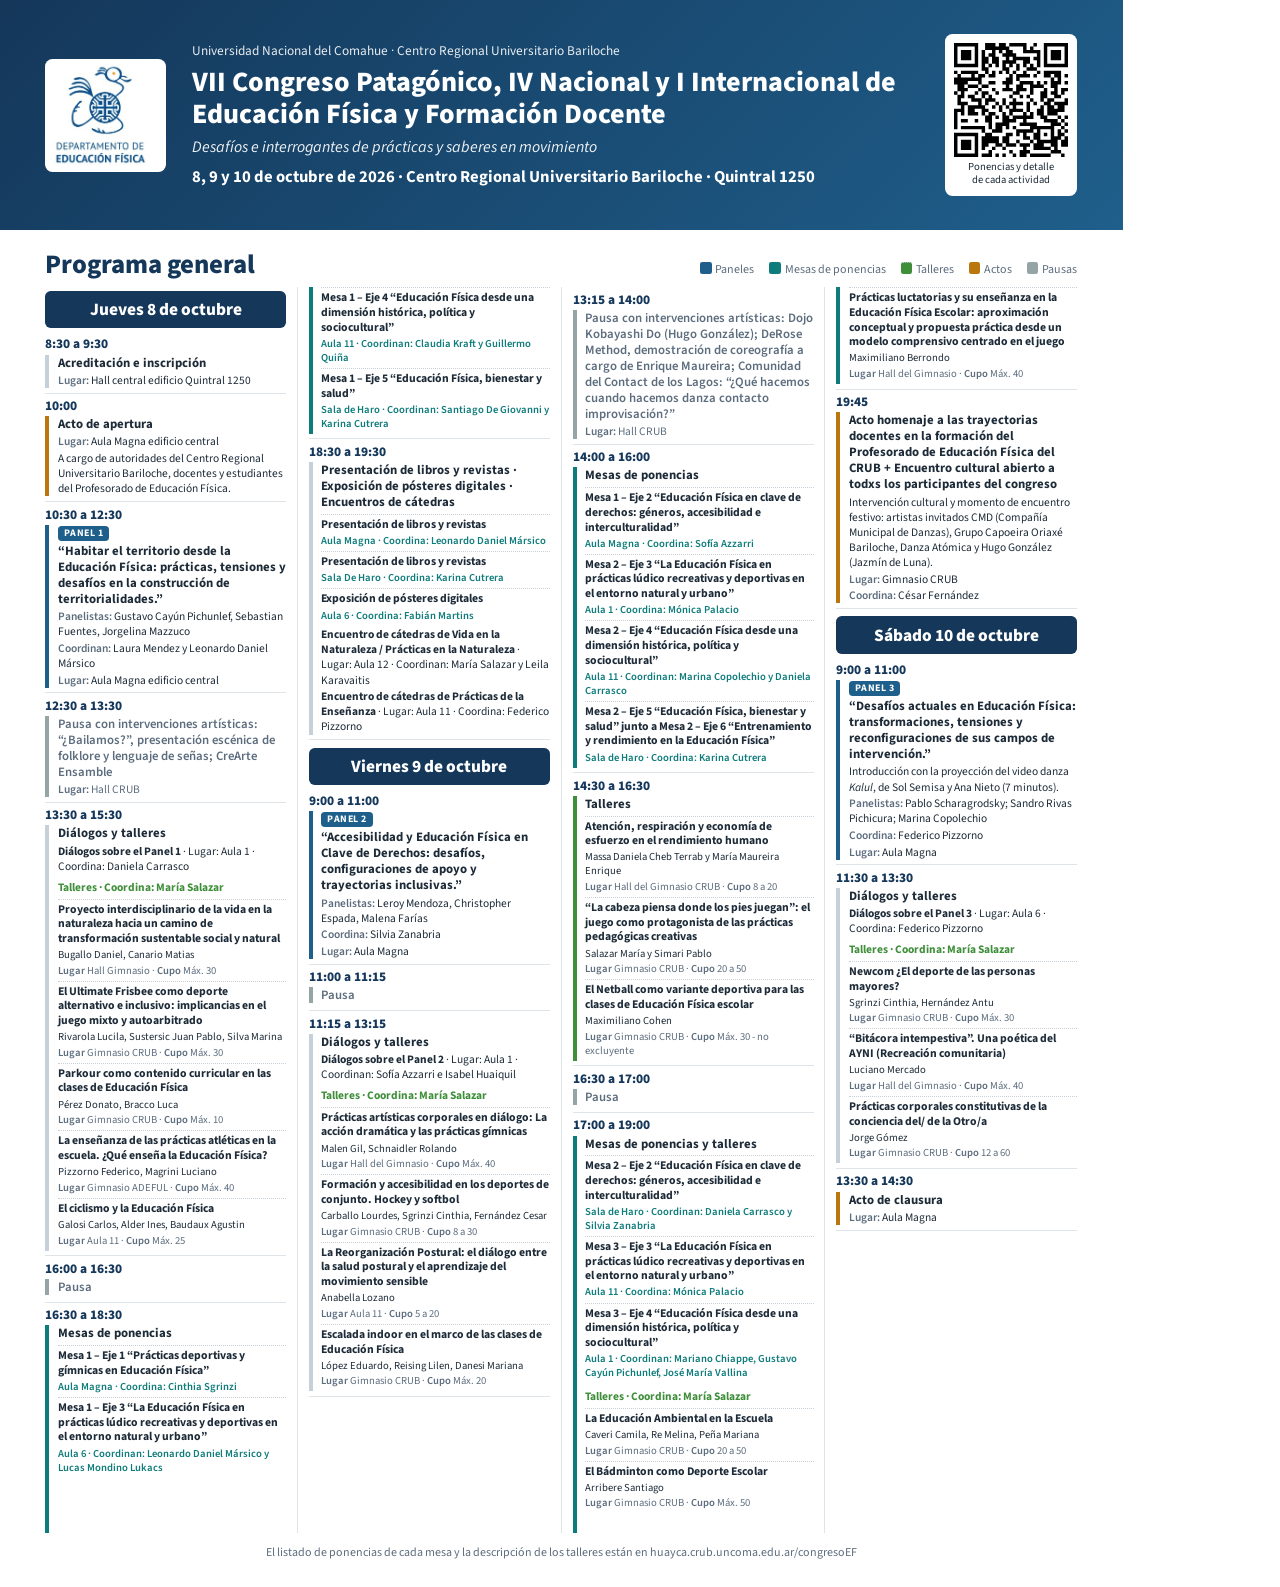
<file: imprimibles/programa-a3.html>
<!doctype html><html lang="es"><head><meta charset="utf-8"><title>Programa general – A3</title><link rel="stylesheet" href="https://fonts.googleapis.com/css2?family=Source+Sans+3:ital,wght@0,400;0,600;0,700;0,800;1,400&display=swap"><style>
*, *::before, *::after { box-sizing: border-box; margin: 0; padding: 0; }
:root { --azul: #14375a; --azul2: #1f5f8b; --tinta: #1d2b38; --gris: #5d6d7e;
        --panel: #1f5f8b; --mesa: #0e7c7b; --taller: #3f8f3a; --acto: #b9770e; --pausa: #95a5a6; }
html { -webkit-print-color-adjust: exact; print-color-adjust: exact; }
body { font-family: 'Source Sans 3', 'DejaVu Sans', sans-serif; color: var(--tinta); background: #fff; }

.cab { display: flex; align-items: center; gap: 5mm; border-bottom: 0.6mm solid var(--azul); padding-bottom: 3mm; }
.cab img.logo { height: 16mm; }
.cab .t { flex: 1; }
.cab .t b { display: block; font-size: 12.5pt; line-height: 1.2; color: var(--azul); }
.cab .t span { font-size: 9pt; color: var(--gris); }
.cab .qr { text-align: center; font-size: 6.5pt; line-height: 1.15; color: var(--gris); }
.cab .qr img { display: block; width: 18mm; height: 18mm; margin: 0 auto 1mm; }

.prog-day-title { margin: 4mm 0 2mm; padding: 1.6mm 4mm; background: var(--azul); color: #fff;
                  font-size: 15pt; font-weight: 800; border-radius: 1.5mm; }
.prog-item { position: relative; padding: 2mm 0 2mm 25mm; border-bottom: 0.2mm solid #dfe4e8; }
.prog-item .prog-time { position: absolute; left: 0; top: 2mm; width: 22mm; }
.prog-time { font-weight: 800; color: var(--azul); font-size: 10.5pt; line-height: 1.25; }
.prog-body { border-left: 1.2mm solid #c5d0da; padding-left: 3mm; font-size: 9.5pt; line-height: 1.32; }
.prog-panel .prog-body { border-color: var(--panel); }
.prog-mesa .prog-body  { border-color: var(--mesa); }
.prog-taller .prog-body { border-color: var(--taller); }
.prog-acto .prog-body  { border-color: var(--acto); }
.prog-pausa .prog-body { border-color: var(--pausa); color: var(--gris); }
.prog-body h4, .prog-tag { break-after: avoid; }
.prog-body h4 { font-size: 11pt; line-height: 1.25; font-weight: 700; margin-bottom: .6mm; }
.prog-pausa h4 { font-weight: 600; }
.prog-tag { display: inline-block; background: var(--panel); color: #fff; font-size: 7.5pt; font-weight: 700;
            text-transform: uppercase; letter-spacing: .05em; padding: .2mm 1.6mm; border-radius: 1mm; margin-bottom: .6mm; }
.prog-body p { margin-top: .4mm; }
.prog-meta strong { color: var(--gris); font-weight: 600; }
.taller-group { margin-top: 1.5mm !important; font-weight: 700; color: var(--taller); }
ul { list-style: none; }
.prog-sublist, .taller-list { margin-top: 1mm; }
.prog-sub, .taller { padding: 1.2mm 0 1.2mm; border-top: 0.2mm dotted #c9d1d8; }
.prog-sub-title, .taller-title { font-size: 10pt; line-height: 1.25; font-weight: 700; }
.prog-sub-meta, .taller-people, .taller-facts { font-size: 8.8pt; color: var(--gris); }
.prog-sub-meta span { font-weight: 600; color: var(--mesa); }
.taller-names { color: var(--tinta); }
.taller-inst::before { content: " · "; }
.taller-fact + .taller-fact::before { content: " · "; }
.taller-fact b { font-weight: 600; }
.taller-desc { display: none; }
.prog-table { width: 100%; border-collapse: collapse; margin-top: 1mm; font-size: 8.3pt; line-height: 1.25; }
.prog-table th { text-align: left; font-weight: 700; color: var(--gris); border-bottom: 0.3mm solid #9fb0bf; padding: .4mm 1.2mm; }
.prog-table td { vertical-align: top; padding: .7mm 1.2mm; border-bottom: 0.15mm solid #e3e7eb; }
.prog-table td:first-child { width: 28%; }
.prog-table td:nth-child(2) { width: 22%; color: var(--gris); }
.prog-table td:last-child { font-weight: 600; }
.prog-table tr { break-inside: avoid; }
.prog-list li { padding: .5mm 0 .5mm 3mm; text-indent: -3mm; font-size: 8.8pt; }
.prog-list li::before { content: "• "; color: var(--gris); }
.prog-list em { font-style: normal; font-weight: 600; }

    @page { size: A3 portrait; margin: 0; }
    .hoja { width: 297mm; height: 420mm; display: flex; flex-direction: column; overflow: hidden; }
    header { background: linear-gradient(135deg, var(--azul) 0%, var(--azul2) 100%); color: #fff;
             display: flex; align-items: center; gap: 7mm; padding: 9mm 12mm; }
    header .logo { height: 30mm; background: #fff; border-radius: 2mm; padding: 1.5mm; }
    header .t { flex: 1; }
    header .org { font-size: 10pt; opacity: .9; }
    header h1 { font-size: 21pt; line-height: 1.15; font-weight: 800; margin: 1.5mm 0; }
    header .lema { font-size: 12pt; font-style: italic; opacity: .92; }
    header .dat { margin-top: 2mm; font-size: 12.5pt; font-weight: 700; }
    header .qr { background: #fff; color: var(--tinta); border-radius: 2mm; padding: 2.5mm; text-align: center; font-size: 8pt; line-height: 1.2; }
    header .qr img { display: block; width: 30mm; height: 30mm; margin-bottom: 1.2mm; }
    .titulo { padding: 4mm 12mm 0; display: flex; align-items: baseline; justify-content: space-between; }
    .titulo h2 { font-size: 20pt; font-weight: 800; color: var(--azul); }
    .ref { font-size: 9pt; color: var(--gris); display: flex; gap: 4mm; }
    .ref i { display: inline-block; width: 3mm; height: 3mm; border-radius: .6mm; margin-right: 1mm; vertical-align: -.3mm; }
    .cols { flex: 1; min-height: 0; columns: 4; column-gap: 6mm; column-fill: auto; column-rule: 0.2mm solid #dfe4e8; padding: 1mm 12mm 0; }
    .prog-day-title { font-size: 13pt; text-align: center; margin: 2mm 0 1mm; break-after: avoid; }
    .prog-day:first-child .prog-day-title { margin-top: 1mm; }
    .prog-item { padding: 1.2mm 0; break-inside: avoid; }
    .prog-item:has(.prog-sublist), .prog-item:has(.taller-list) { break-inside: auto; }
    .prog-item .prog-time { position: static; width: auto; margin-bottom: .4mm; }
    .prog-sub, .taller { break-inside: avoid; }
    .prog-time { font-size: 10pt; }
    .prog-body { font-size: 8.6pt; padding-left: 2.2mm; }
    .prog-body h4 { font-size: 9.6pt; }
    .prog-sub, .taller { padding: .8mm 0; }
    .prog-sub-title, .taller-title { font-size: 8.8pt; }
    .prog-sub-meta, .taller-people, .taller-facts { font-size: 8pt; }
    .taller-inst { display: none; }
    footer { padding: 3mm 12mm 7mm; font-size: 9pt; color: var(--gris); text-align: center; }
    </style></head><body>
    <div class="hoja">
      <header>
        <img class="logo" src="../static/Logo%20educacion%20fisica.jpg" alt="">
        <div class="t">
          <p class="org">Universidad Nacional del Comahue · Centro Regional Universitario Bariloche</p>
          <h1>VII Congreso Patagónico, IV Nacional y I Internacional de Educación Física y Formación Docente</h1>
          <p class="lema">Desafíos e interrogantes de prácticas y saberes en movimiento</p>
          <p class="dat">8, 9 y 10 de octubre de 2026 · Centro Regional Universitario Bariloche · Quintral 1250</p>
        </div>
        <div class="qr"><img src="qr-programa.svg" alt="">Ponencias y detalle<br>de cada actividad</div>
      </header>
      <div class="titulo"><h2>Programa general</h2><div class="ref"><span><i class="panel" style="background:var(--panel)"></i>Paneles</span><span><i class="mesa" style="background:var(--mesa)"></i>Mesas de ponencias</span><span><i class="taller" style="background:var(--taller)"></i>Talleres</span><span><i class="acto" style="background:var(--acto)"></i>Actos</span><span><i class="pausa" style="background:var(--pausa)"></i>Pausas</span></div></div>
      <div class="cols"><div class="prog-day" id="prog-jueves">
<h3 class="prog-day-title">Jueves 8 de octubre</h3>
<div class="prog-item">
<div class="prog-time">8:30 a 9:30</div>
<div class="prog-body">
<h4>Acreditación e inscripción</h4>
<p class="prog-meta"><strong>Lugar:</strong> Hall central edificio Quintral 1250</p>
</div>
</div>
<div class="prog-item prog-acto">
<div class="prog-time">10:00</div>
<div class="prog-body">
<h4>Acto de apertura</h4>
<p class="prog-meta"><strong>Lugar:</strong> Aula Magna edificio central</p>
<p>A cargo de autoridades del Centro Regional Universitario Bariloche, docentes y estudiantes del Profesorado de Educación Física.</p>
</div>
</div>
<div class="prog-item prog-panel">
<div class="prog-time">10:30 a 12:30</div>
<div class="prog-body">
<span class="prog-tag">Panel 1</span>
<h4>“Habitar el territorio desde la Educación Física: prácticas, tensiones y desafíos en la construcción de territorialidades.”</h4>
<p class="prog-meta"><strong>Panelistas:</strong> Gustavo Cayún Pichunlef, Sebastian Fuentes, Jorgelina Mazzuco</p>
<p class="prog-meta"><strong>Coordinan:</strong> Laura Mendez y Leonardo Daniel Mársico</p>
<p class="prog-meta"><strong>Lugar:</strong> Aula Magna edificio central</p>
</div>
</div>
<div class="prog-item prog-pausa">
<div class="prog-time">12:30 a 13:30</div>
<div class="prog-body">
<h4>Pausa con intervenciones artísticas: “¿Bailamos?”, presentación escénica de folklore y lenguaje de señas; CreArte Ensamble</h4>
<p class="prog-meta"><strong>Lugar:</strong> Hall CRUB</p>
</div>
</div>
<div class="prog-item">
<div class="prog-time">13:30 a 15:30</div>
<div class="prog-body">
<h4>Diálogos y talleres</h4>
<p><strong>Diálogos sobre el Panel 1</strong> · Lugar: Aula 1 · Coordina: Daniela Carrasco</p>
<p class="taller-group">Talleres · Coordina: María Salazar</p>
<ul class="taller-list">
<li class="taller">
<h5 class="taller-title">Proyecto interdisciplinario de la vida en la naturaleza hacia un camino de transformación sustentable social y natural</h5>
<p class="taller-people"><span class="taller-names">Bugallo Daniel, Canario Matias</span><span class="taller-inst">IS Palomar de Casero / IES N°816</span></p>
<p class="taller-facts"><span class="taller-fact"><b>Lugar</b> Hall Gimnasio</span><span class="taller-fact"><b>Cupo</b> Máx. 30</span> </p>

</li>
<li class="taller">
<h5 class="taller-title">El Ultimate Frisbee como deporte alternativo e inclusivo: implicancias en el juego mixto y autoarbitrado</h5>
<p class="taller-people"><span class="taller-names">Rivarola Lucila, Sustersic Juan Pablo, Silva Marina</span><span class="taller-inst">Universidad Nacional del Comahue Bariloche</span></p>
<p class="taller-facts"><span class="taller-fact"><b>Lugar</b> Gimnasio CRUB</span><span class="taller-fact"><b>Cupo</b> Máx. 30</span> </p>

</li>
<li class="taller">
<h5 class="taller-title">Parkour como contenido curricular en las clases de Educación Física</h5>
<p class="taller-people"><span class="taller-names">Pérez Donato, Bracco Luca</span><span class="taller-inst">Universidad Nacional del Comahue Bariloche</span></p>
<p class="taller-facts"><span class="taller-fact"><b>Lugar</b> Gimnasio CRUB</span><span class="taller-fact"><b>Cupo</b> Máx. 10</span></p>
</li>
<li class="taller">
<h5 class="taller-title">La enseñanza de las prácticas atléticas en la escuela. ¿Qué enseña la Educación Física?</h5>
<p class="taller-people"><span class="taller-names">Pizzorno Federico, Magrini Luciano</span><span class="taller-inst">Universidad Nacional del Comahue Bariloche</span></p>
<p class="taller-facts"><span class="taller-fact"><b>Lugar</b> Gimnasio ADEFUL</span><span class="taller-fact"><b>Cupo</b> Máx. 40</span> </p>

</li>
<li class="taller">
<h5 class="taller-title">El ciclismo y la Educación Física</h5>
<p class="taller-people"><span class="taller-names">Galosi Carlos, Alder Ines, Baudaux Agustin</span><span class="taller-inst">Universidad Nacional del Comahue Bariloche</span></p>
<p class="taller-facts"><span class="taller-fact"><b>Lugar</b> Aula 11</span><span class="taller-fact"><b>Cupo</b> Máx. 25</span> </p>

</li>
</ul>
</div>
</div>
<div class="prog-item prog-pausa">
<div class="prog-time">16:00 a 16:30</div>
<div class="prog-body"><h4>Pausa</h4></div>
</div>
<div class="prog-item prog-mesa">
<div class="prog-time">16:30 a 18:30</div>
<div class="prog-body">
<h4>Mesas de ponencias</h4>
<ul class="prog-sublist">
<li class="prog-sub">
<h5 class="prog-sub-title">Mesa 1 – Eje 1 “Prácticas deportivas y gímnicas en Educación Física”</h5>
<p class="prog-sub-meta"><span>Aula Magna · Coordina: Cinthia Sgrinzi</span></p>

</li>
<li class="prog-sub">
<h5 class="prog-sub-title">Mesa 1 – Eje 3 “La Educación Física en prácticas lúdico recreativas y deportivas en el entorno natural y urbano”</h5>
<p class="prog-sub-meta"><span>Aula 6 · Coordinan: Leonardo Daniel Mársico y Lucas Mondino Lukacs</span></p>

</li>
<li class="prog-sub">
<h5 class="prog-sub-title">Mesa 1 – Eje 4 “Educación Física desde una dimensión histórica, política y sociocultural”</h5>
<p class="prog-sub-meta"><span>Aula 11 · Coordinan: Claudia Kraft y Guillermo Quiña</span></p>

</li>
<li class="prog-sub">
<h5 class="prog-sub-title">Mesa 1 – Eje 5 “Educación Física, bienestar y salud”</h5>
<p class="prog-sub-meta"><span>Sala de Haro · Coordinan: Santiago De Giovanni y Karina Cutrera</span></p>

</li>
</ul>
</div>
</div>
<div class="prog-item">
<div class="prog-time">18:30 a 19:30</div>
<div class="prog-body">
<h4>Presentación de libros y revistas · Exposición de pósteres digitales · Encuentros de cátedras</h4>
<ul class="prog-sublist">
<li class="prog-sub">
<h5 class="prog-sub-title">Presentación de libros y revistas</h5>
<p class="prog-sub-meta"><span>Aula Magna · Coordina: Leonardo Daniel Mársico</span></p>

</li>
<li class="prog-sub">
<h5 class="prog-sub-title">Presentación de libros y revistas</h5>
<p class="prog-sub-meta"><span>Sala De Haro · Coordina: Karina Cutrera</span></p>

</li>
<li class="prog-sub">
<h5 class="prog-sub-title">Exposición de pósteres digitales</h5>
<p class="prog-sub-meta"><span>Aula 6 · Coordina: Fabián Martins</span></p>

</li>
</ul>
<p><strong>Encuentro de cátedras de Vida en la Naturaleza / Prácticas en la Naturaleza</strong> · Lugar: Aula 12 · Coordinan: María Salazar y Leila Karavaitis</p>
<p><strong>Encuentro de cátedras de Prácticas de la Enseñanza</strong> · Lugar: Aula 11 · Coordina: Federico Pizzorno</p>
</div>
</div>
</div><div class="prog-day" id="prog-viernes">
<h3 class="prog-day-title">Viernes 9 de octubre</h3>
<div class="prog-item prog-panel">
<div class="prog-time">9:00 a 11:00</div>
<div class="prog-body">
<span class="prog-tag">Panel 2</span>
<h4>“Accesibilidad y Educación Física en Clave de Derechos: desafíos, configuraciones de apoyo y trayectorias inclusivas.”</h4>
<p class="prog-meta"><strong>Panelistas:</strong> Leroy Mendoza, Christopher Espada, Malena Farías</p>
<p class="prog-meta"><strong>Coordina:</strong> Silvia Zanabria</p>
<p class="prog-meta"><strong>Lugar:</strong> Aula Magna</p>
</div>
</div>
<div class="prog-item prog-pausa">
<div class="prog-time">11:00 a 11:15</div>
<div class="prog-body"><h4>Pausa</h4></div>
</div>
<div class="prog-item">
<div class="prog-time">11:15 a 13:15</div>
<div class="prog-body">
<h4>Diálogos y talleres</h4>
<p><strong>Diálogos sobre el Panel 2</strong> · Lugar: Aula 1 · Coordinan: Sofía Azzarri e Isabel Huaiquil</p>
<p class="taller-group">Talleres · Coordina: María Salazar</p>
<ul class="taller-list">
<li class="taller">
<h5 class="taller-title">Prácticas artísticas corporales en diálogo: La acción dramática y las prácticas gímnicas</h5>
<p class="taller-people"><span class="taller-names">Malen Gil, Schnaidler Rolando</span><span class="taller-inst">ESBA Neuquén / FACEP - Universidad Nacional del Comahue</span></p>
<p class="taller-facts"><span class="taller-fact"><b>Lugar</b> Hall del Gimnasio</span><span class="taller-fact"><b>Cupo</b> Máx. 40</span> </p>

</li>
<li class="taller">
<h5 class="taller-title">Formación y accesibilidad en los deportes de conjunto. Hockey y softbol</h5>
<p class="taller-people"><span class="taller-names">Carballo Lourdes, Sgrinzi Cinthia, Fernández Cesar</span><span class="taller-inst">Universidad Nacional del Comahue Bariloche</span></p>
<p class="taller-facts"><span class="taller-fact"><b>Lugar</b> Gimnasio CRUB</span><span class="taller-fact"><b>Cupo</b> 8 a 30</span></p>
</li>
<li class="taller">
<h5 class="taller-title">La Reorganización Postural: el diálogo entre la salud postural y el aprendizaje del movimiento sensible</h5>
<p class="taller-people"><span class="taller-names">Anabella Lozano</span></p>
<p class="taller-facts"><span class="taller-fact"><b>Lugar</b> Aula 11</span><span class="taller-fact"><b>Cupo</b> 5 a 20</span> </p>

</li>
<li class="taller">
<h5 class="taller-title">Escalada indoor en el marco de las clases de Educación Física</h5>
<p class="taller-people"><span class="taller-names">López Eduardo, Reising Lilen, Danesi Mariana</span><span class="taller-inst">Universidad Nacional del Comahue Bariloche</span></p>
<p class="taller-facts"><span class="taller-fact"><b>Lugar</b> Gimnasio CRUB</span><span class="taller-fact"><b>Cupo</b> Máx. 20</span></p>
</li>
</ul>
</div>
</div>
<div class="prog-item prog-pausa">
<div class="prog-time">13:15 a 14:00</div>
<div class="prog-body">
<h4>Pausa con intervenciones artísticas: Dojo Kobayashi Do (Hugo González); DeRose Method, demostración de coreografía a cargo de Enrique Maureira; Comunidad del Contact de los Lagos: “¿Qué hacemos cuando hacemos danza contacto improvisación?”</h4>
<p class="prog-meta"><strong>Lugar:</strong> Hall CRUB</p>
</div>
</div>
<div class="prog-item prog-mesa">
<div class="prog-time">14:00 a 16:00</div>
<div class="prog-body">
<h4>Mesas de ponencias</h4>
<ul class="prog-sublist">
<li class="prog-sub">
<h5 class="prog-sub-title">Mesa 1 – Eje 2 “Educación Física en clave de derechos: géneros, accesibilidad e interculturalidad”</h5>
<p class="prog-sub-meta"><span>Aula Magna · Coordina: Sofía Azzarri</span></p>

</li>
<li class="prog-sub">
<h5 class="prog-sub-title">Mesa 2 – Eje 3 “La Educación Física en prácticas lúdico recreativas y deportivas en el entorno natural y urbano”</h5>
<p class="prog-sub-meta"><span>Aula 1 · Coordina: Mónica Palacio</span></p>

</li>
<li class="prog-sub">
<h5 class="prog-sub-title">Mesa 2 – Eje 4 “Educación Física desde una dimensión histórica, política y sociocultural”</h5>
<p class="prog-sub-meta"><span>Aula 11 · Coordinan: Marina Copolechio y Daniela Carrasco</span></p>

</li>
<li class="prog-sub">
<h5 class="prog-sub-title">Mesa 2 – Eje 5 “Educación Física, bienestar y salud” junto a Mesa 2 – Eje 6 “Entrenamiento y rendimiento en la Educación Física”</h5>
<p class="prog-sub-meta"><span>Sala de Haro · Coordina: Karina Cutrera</span></p>

</li>
</ul>
</div>
</div>
<div class="prog-item prog-taller">
<div class="prog-time">14:30 a 16:30</div>
<div class="prog-body">
<h4>Talleres</h4>
<ul class="taller-list">
<li class="taller">
<h5 class="taller-title">Atención, respiración y economía de esfuerzo en el rendimiento humano</h5>
<p class="taller-people"><span class="taller-names">Massa Daniela Cheb Terrab y María Maureira Enrique</span><span class="taller-inst">DeRose Method Bariloche</span></p>
<p class="taller-facts"><span class="taller-fact"><b>Lugar</b> Hall del Gimnasio CRUB</span><span class="taller-fact"><b>Cupo</b> 8 a 20</span> </p>

</li>
<li class="taller">
<h5 class="taller-title">“La cabeza piensa donde los pies juegan”: el juego como protagonista de las prácticas pedagógicas creativas</h5>
<p class="taller-people"><span class="taller-names">Salazar María y Simari Pablo</span><span class="taller-inst">Universidad Nacional del Comahue Bariloche</span></p>
<p class="taller-facts"><span class="taller-fact"><b>Lugar</b> Gimnasio CRUB</span><span class="taller-fact"><b>Cupo</b> 20 a 50</span> </p>

</li>
<li class="taller">
<h5 class="taller-title">El Netball como variante deportiva para las clases de Educación Física escolar</h5>
<p class="taller-people"><span class="taller-names">Maximiliano Cohen</span><span class="taller-inst">Federación Argentina de Netball</span></p>
<p class="taller-facts"><span class="taller-fact"><b>Lugar</b> Gimnasio CRUB</span><span class="taller-fact"><b>Cupo</b> Máx. 30 - no excluyente</span> </p>

</li>
</ul>
</div>
</div>
<div class="prog-item prog-pausa">
<div class="prog-time">16:30 a 17:00</div>
<div class="prog-body"><h4>Pausa</h4></div>
</div>
<div class="prog-item prog-mesa">
<div class="prog-time">17:00 a 19:00</div>
<div class="prog-body">
<h4>Mesas de ponencias y talleres</h4>
<ul class="prog-sublist">
<li class="prog-sub">
<h5 class="prog-sub-title">Mesa 2 – Eje 2 “Educación Física en clave de derechos: géneros, accesibilidad e interculturalidad”</h5>
<p class="prog-sub-meta"><span>Sala de Haro · Coordinan: Daniela Carrasco y Silvia Zanabria</span></p>

</li>
<li class="prog-sub">
<h5 class="prog-sub-title">Mesa 3 – Eje 3 “La Educación Física en prácticas lúdico recreativas y deportivas en el entorno natural y urbano”</h5>
<p class="prog-sub-meta"><span>Aula 11 · Coordina: Mónica Palacio</span></p>

</li>
<li class="prog-sub">
<h5 class="prog-sub-title">Mesa 3 – Eje 4 “Educación Física desde una dimensión histórica, política y sociocultural”</h5>
<p class="prog-sub-meta"><span>Aula 1 · Coordinan: Mariano Chiappe, Gustavo Cayún Pichunlef, José María Vallina</span></p>

</li>
</ul>
<p class="taller-group">Talleres · Coordina: María Salazar</p>
<ul class="taller-list">
<li class="taller">
<h5 class="taller-title">La Educación Ambiental en la Escuela</h5>
<p class="taller-people"><span class="taller-names">Caveri Camila, Re Melina, Peña Mariana</span><span class="taller-inst">Universidad Nacional del Comahue Bariloche</span></p>
<p class="taller-facts"><span class="taller-fact"><b>Lugar</b> Gimnasio CRUB</span><span class="taller-fact"><b>Cupo</b> 20 a 50</span> </p>

</li>
<li class="taller">
<h5 class="taller-title">El Bádminton como Deporte Escolar</h5>
<p class="taller-people"><span class="taller-names">Arribere Santiago</span><span class="taller-inst">Asociación Barilochense de Bádminton</span></p>
<p class="taller-facts"><span class="taller-fact"><b>Lugar</b> Gimnasio CRUB</span><span class="taller-fact"><b>Cupo</b> Máx. 50</span> </p>

</li>
<li class="taller">
<h5 class="taller-title">Prácticas luctatorias y su enseñanza en la Educación Física Escolar: aproximación conceptual y propuesta práctica desde un modelo comprensivo centrado en el juego</h5>
<p class="taller-people"><span class="taller-names">Maximiliano Berrondo</span><span class="taller-inst">Universidad Provincial de Córdoba</span></p>
<p class="taller-facts"><span class="taller-fact"><b>Lugar</b> Hall del Gimnasio</span><span class="taller-fact"><b>Cupo</b> Máx. 40</span> </p>

</li>
</ul>
</div>
</div>
<div class="prog-item prog-acto">
<div class="prog-time">19:45</div>
<div class="prog-body">
<h4>Acto homenaje a las trayectorias docentes en la formación del Profesorado de Educación Física del CRUB + Encuentro cultural abierto a todxs los participantes del congreso</h4>
<p>Intervención cultural y momento de encuentro festivo: artistas invitados CMD (Compañía Municipal de Danzas), Grupo Capoeira Oriaxé Bariloche, Danza Atómica y Hugo González (Jazmín de Luna).</p>
<p class="prog-meta"><strong>Lugar:</strong> Gimnasio CRUB</p>
<p class="prog-meta"><strong>Coordina:</strong> César Fernández</p>
</div>
</div>
</div><div class="prog-day" id="prog-sabado">
<h3 class="prog-day-title">Sábado 10 de octubre</h3>
<div class="prog-item prog-panel">
<div class="prog-time">9:00 a 11:00</div>
<div class="prog-body">
<span class="prog-tag">Panel 3</span>
<h4>“Desafíos actuales en Educación Física: transformaciones, tensiones y reconfiguraciones de sus campos de intervención.”</h4>
<p>Introducción con la proyección del video danza <em>Kalul</em>, de Sol Semisa y Ana Nieto (7 minutos).</p>
<p class="prog-meta"><strong>Panelistas:</strong> Pablo Scharagrodsky; Sandro Rivas Pichicura; Marina Copolechio</p>
<p class="prog-meta"><strong>Coordina:</strong> Federico Pizzorno</p>
<p class="prog-meta"><strong>Lugar:</strong> Aula Magna</p>
</div>
</div>
<div class="prog-item">
<div class="prog-time">11:30 a 13:30</div>
<div class="prog-body">
<h4>Diálogos y talleres</h4>
<p><strong>Diálogos sobre el Panel 3</strong> · Lugar: Aula 6 · Coordina: Federico Pizzorno</p>
<p class="taller-group">Talleres · Coordina: María Salazar</p>
<ul class="taller-list">
<li class="taller">
<h5 class="taller-title">Newcom ¿El deporte de las personas mayores?</h5>
<p class="taller-people"><span class="taller-names">Sgrinzi Cinthia, Hernández Antu</span><span class="taller-inst">Subsecretaría de deportes Bariloche</span></p>
<p class="taller-facts"><span class="taller-fact"><b>Lugar</b> Gimnasio CRUB</span><span class="taller-fact"><b>Cupo</b> Máx. 30</span> </p>

</li>
<li class="taller">
<h5 class="taller-title">“Bitácora intempestiva”. Una poética del AYNI (Recreación comunitaria)</h5>
<p class="taller-people"><span class="taller-names">Luciano Mercado</span><span class="taller-inst">Universidad Católica de Salta</span></p>
<p class="taller-facts"><span class="taller-fact"><b>Lugar</b> Hall del Gimnasio</span><span class="taller-fact"><b>Cupo</b> Máx. 40</span> </p>

</li>
<li class="taller">
<h5 class="taller-title">Prácticas corporales constitutivas de la conciencia del/ de la Otro/a</h5>
<p class="taller-people"><span class="taller-names">Jorge Gómez</span><span class="taller-inst">UFLO</span></p>
<p class="taller-facts"><span class="taller-fact"><b>Lugar</b> Gimnasio CRUB</span><span class="taller-fact"><b>Cupo</b> 12 a 60</span> </p>

</li>
</ul>
</div>
</div>
<div class="prog-item prog-acto">
<div class="prog-time">13:30 a 14:30</div>
<div class="prog-body">
<h4>Acto de clausura</h4>
<p class="prog-meta"><strong>Lugar:</strong> Aula Magna</p>
</div>
</div>
</div></div>
      <footer>El listado de ponencias de cada mesa y la descripción de los talleres están en huayca.crub.uncoma.edu.ar/congresoEF</footer>
    </div></body></html>
</file>
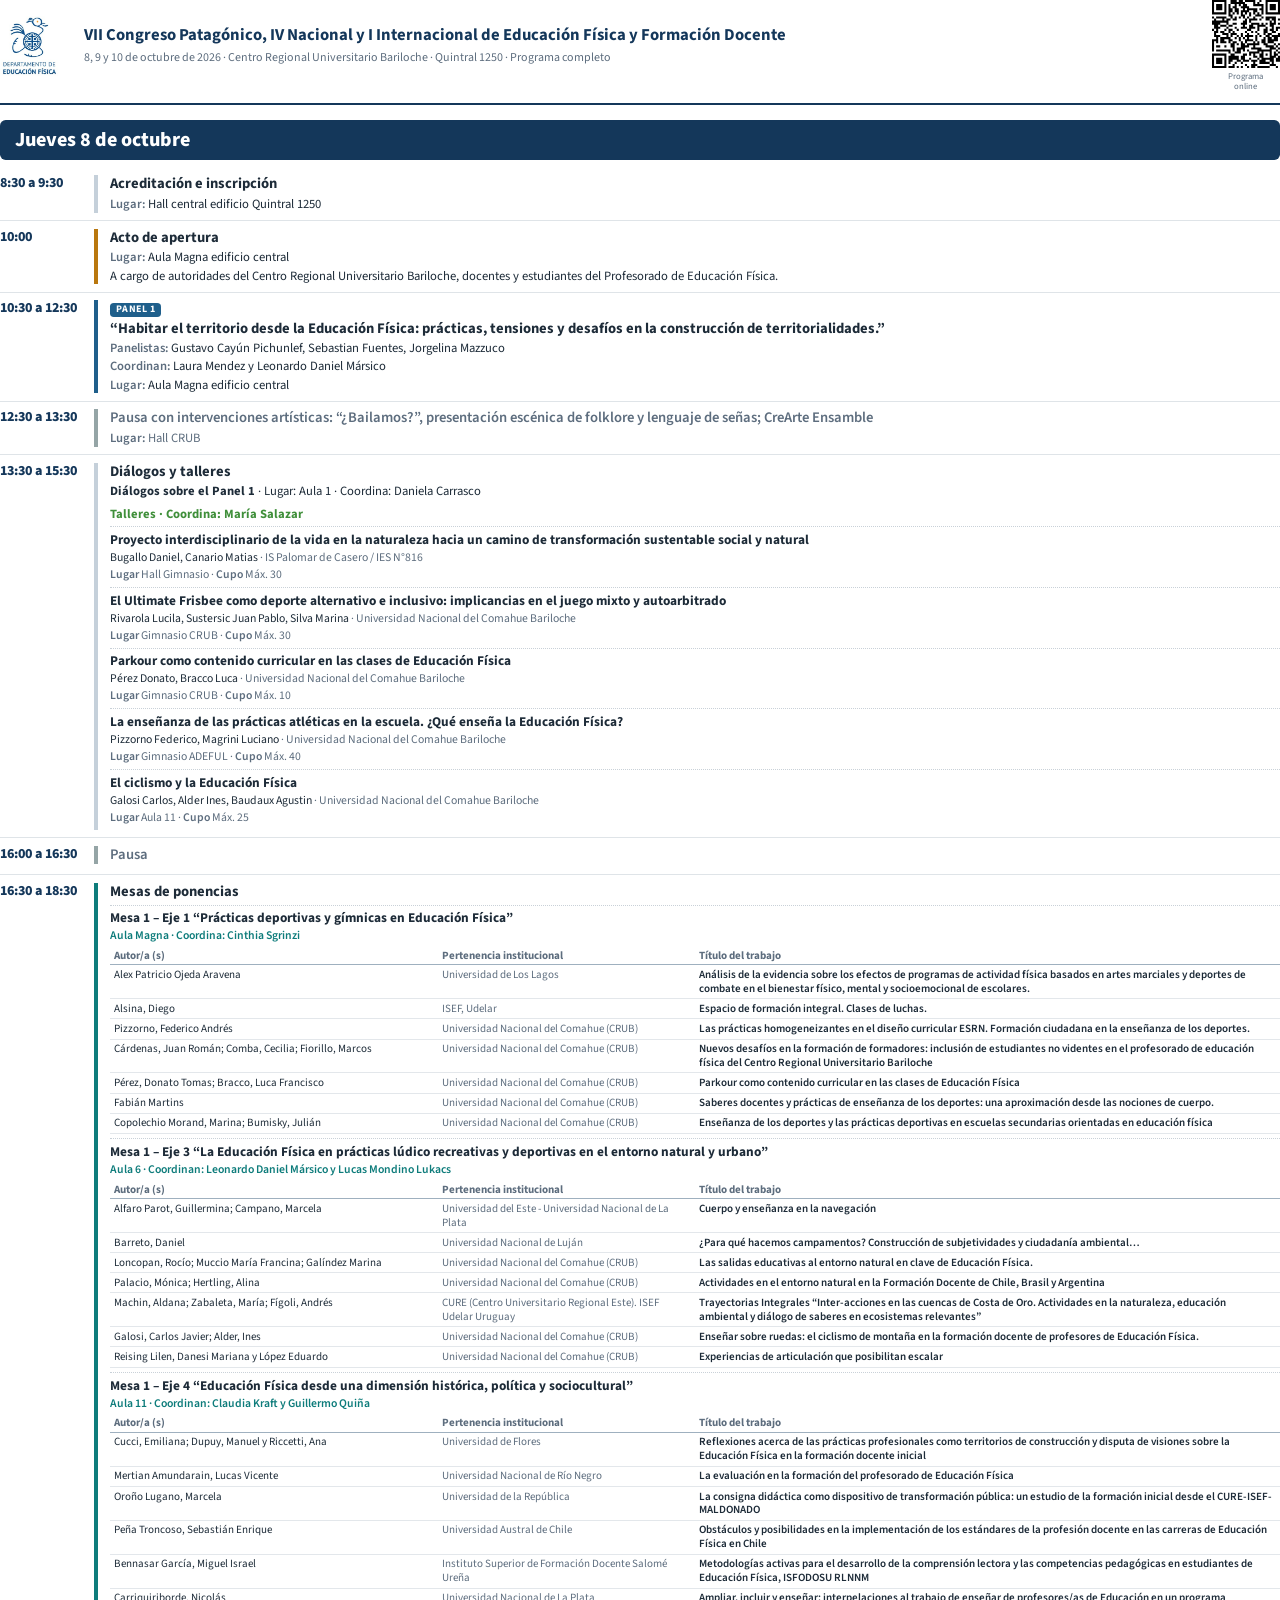
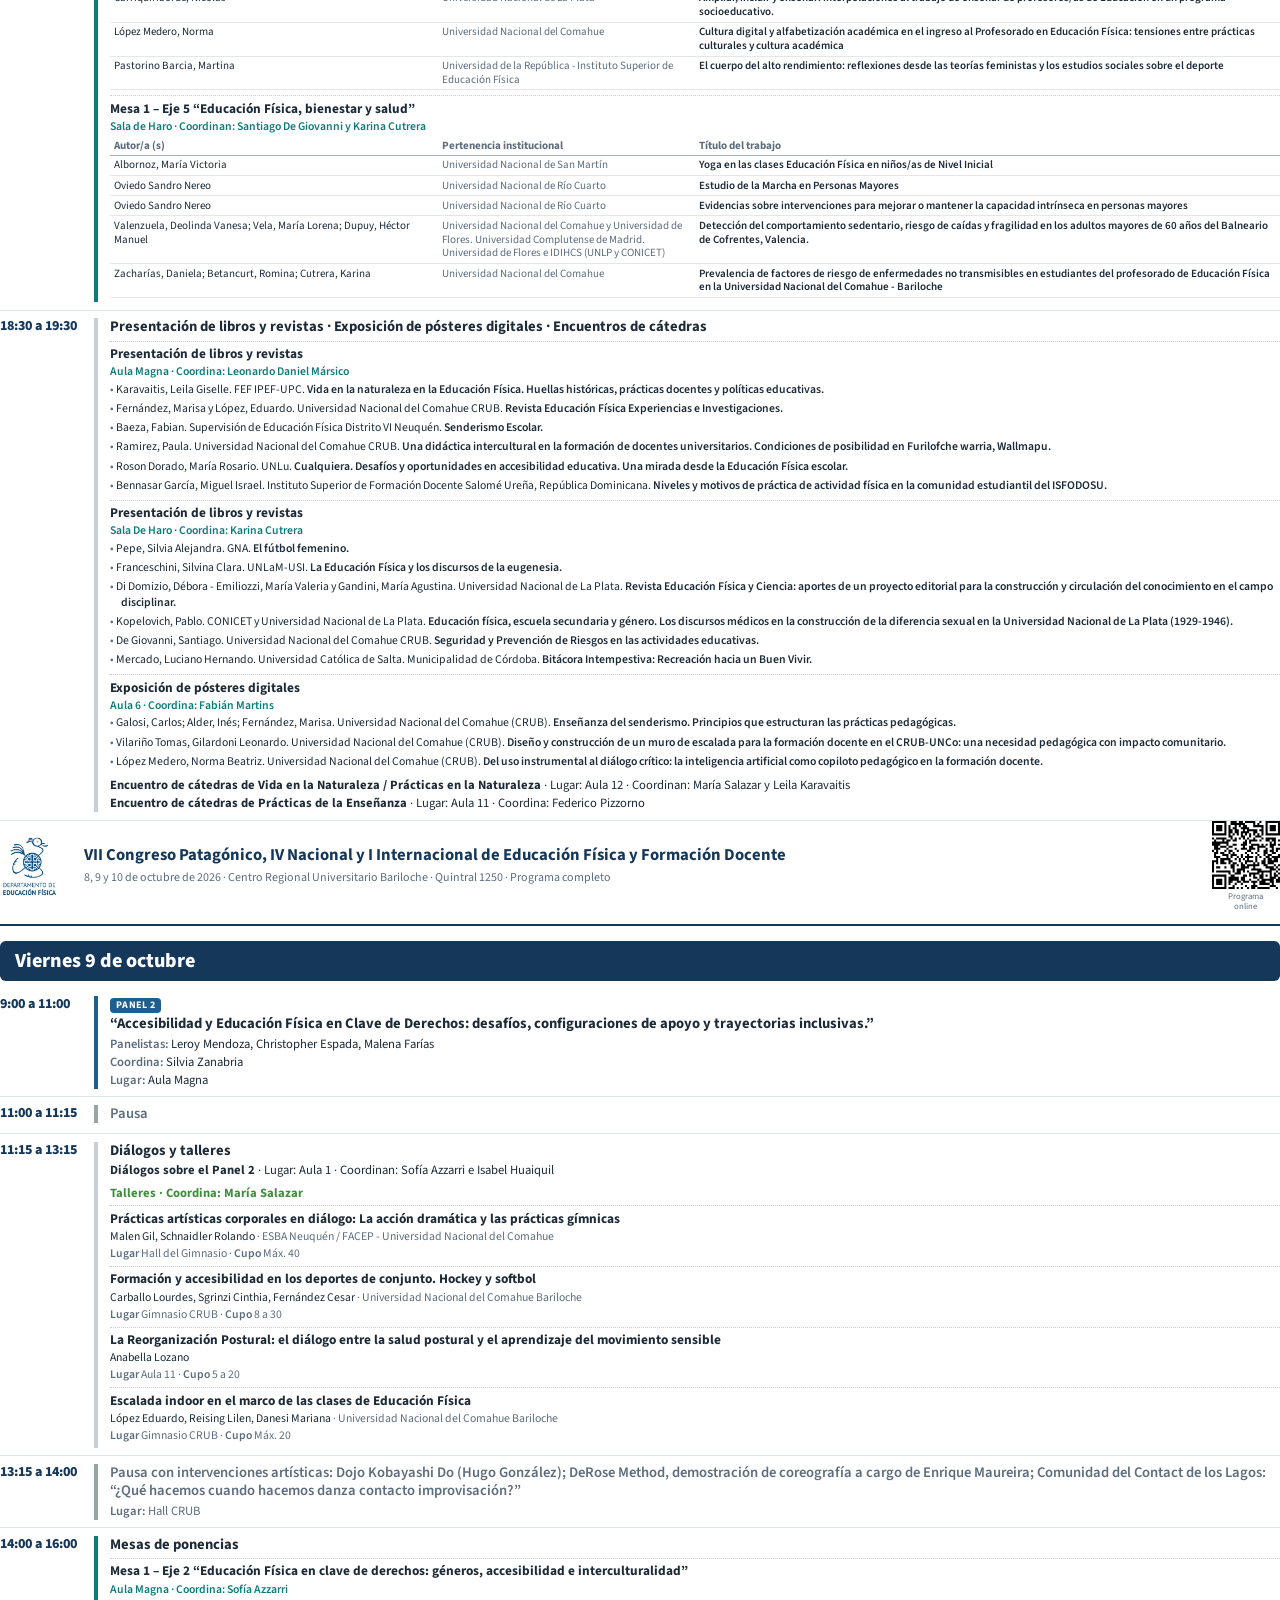
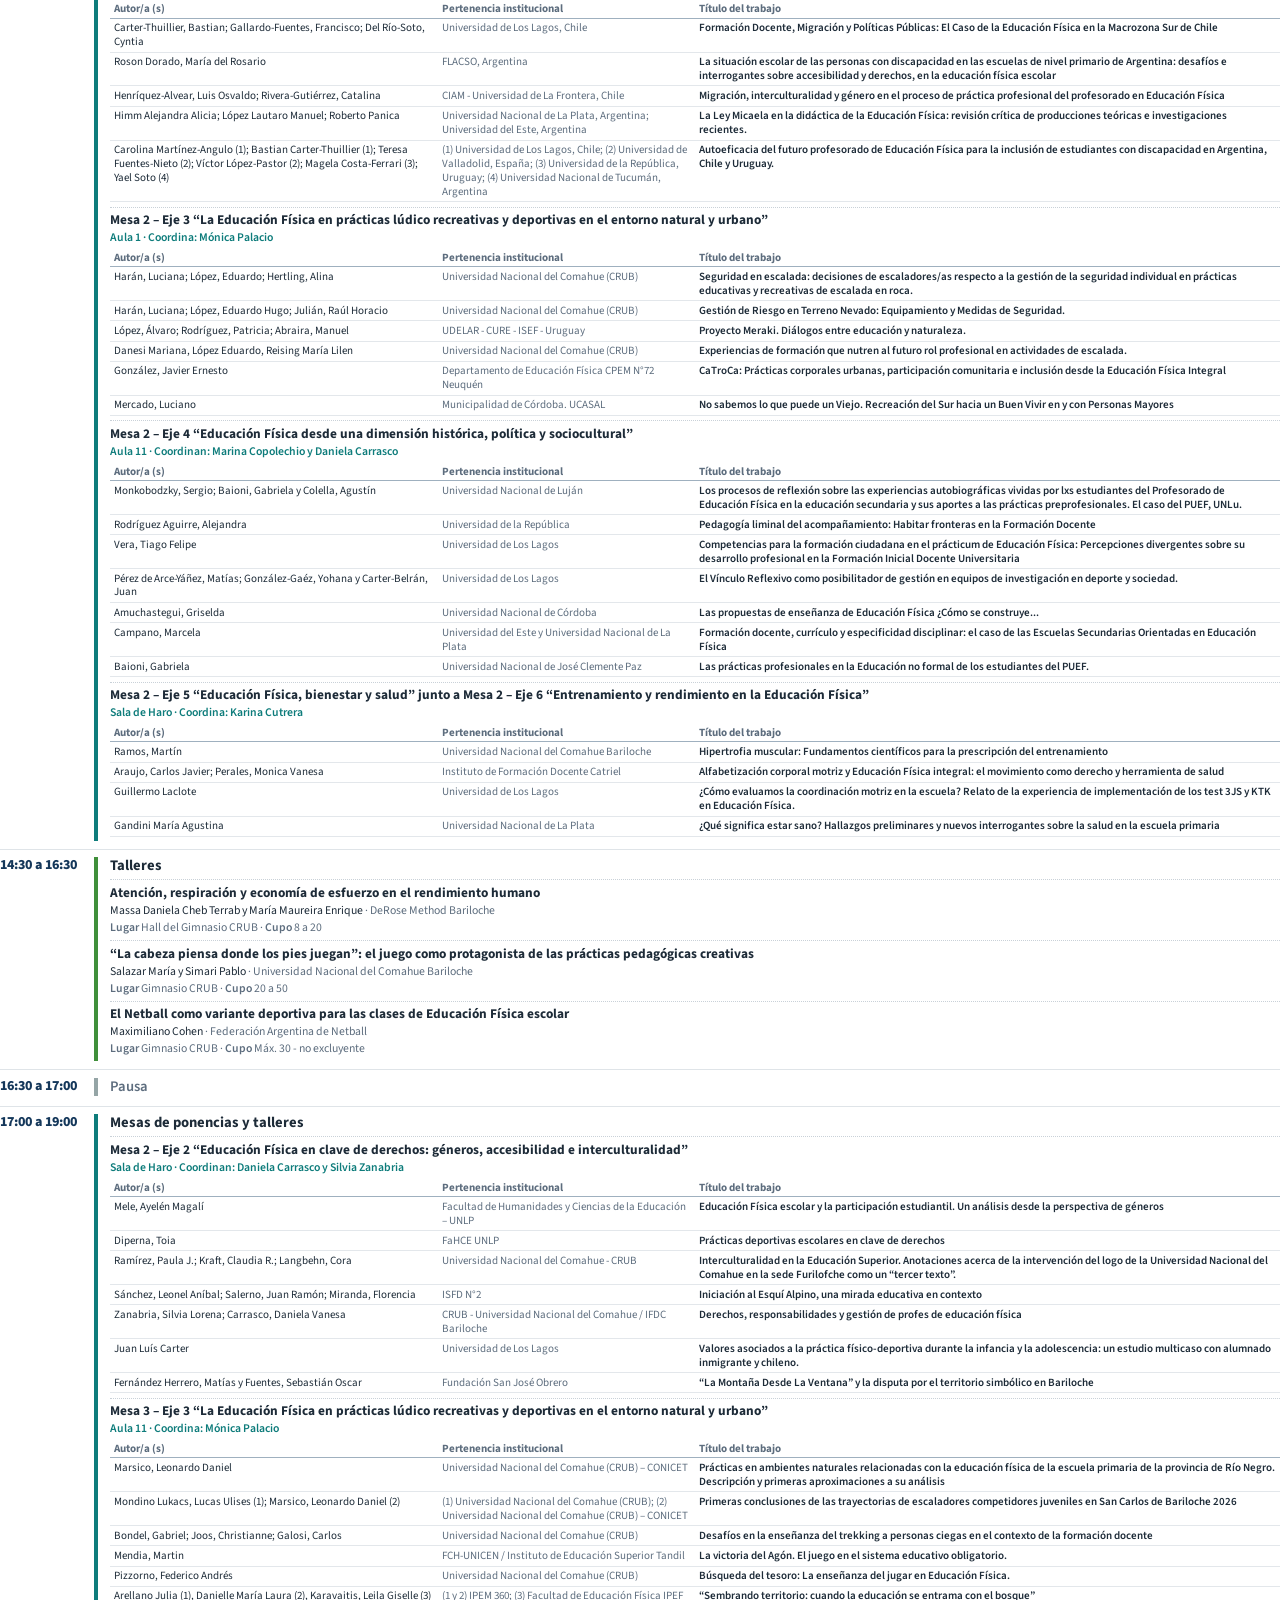
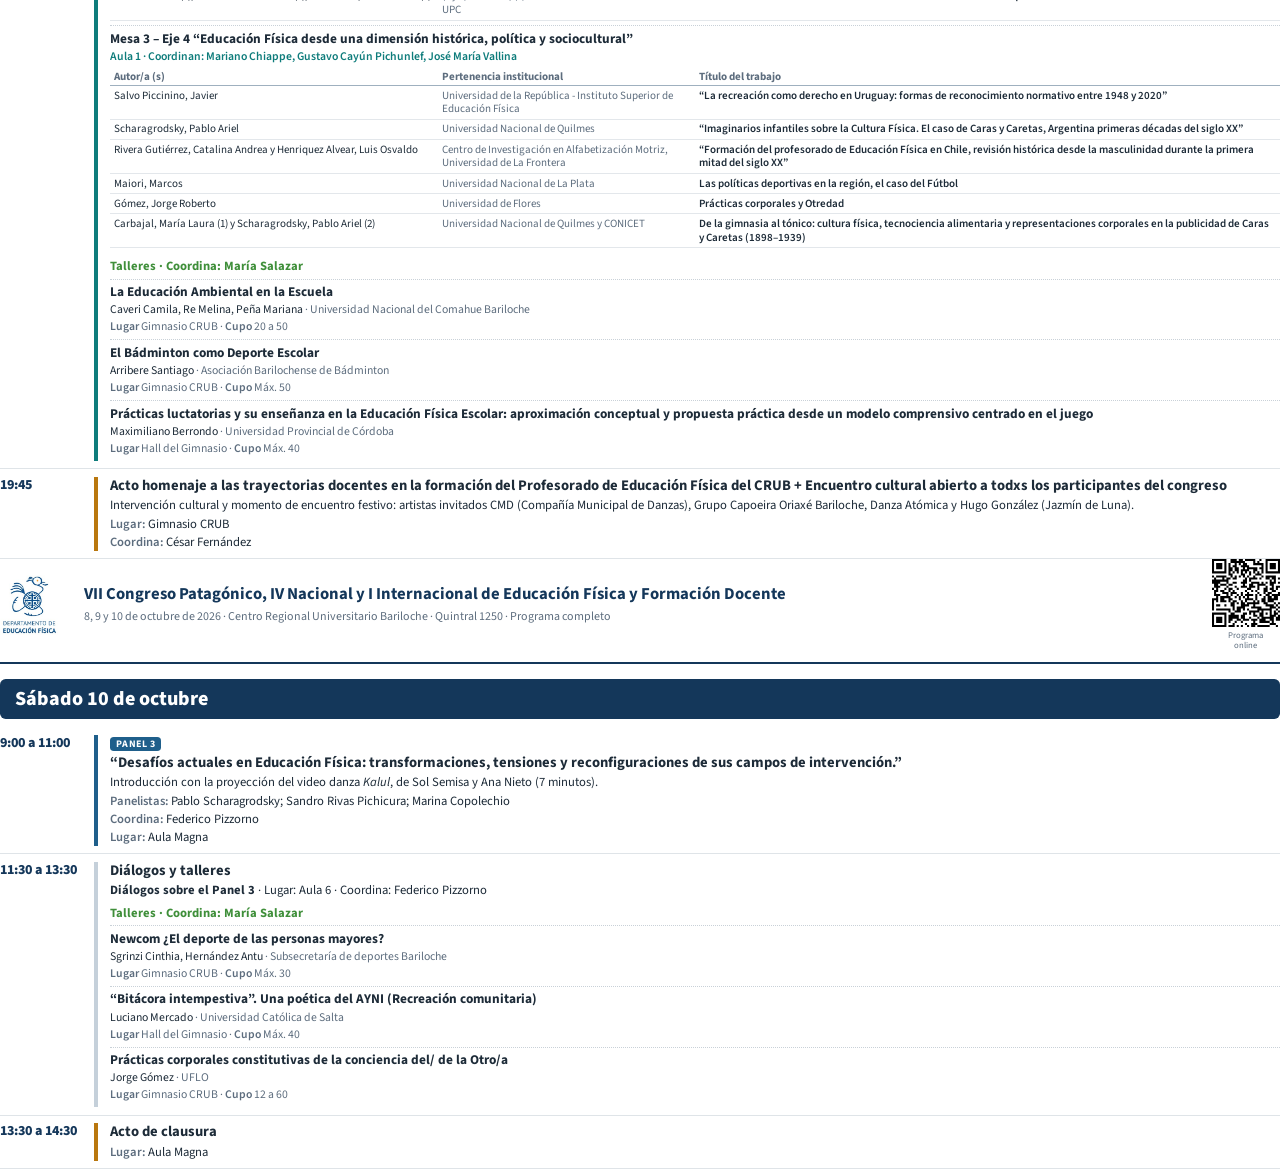
<file: imprimibles/programa-a4.html>
<!doctype html><html lang="es"><head><meta charset="utf-8"><title>Programa completo – A4</title><link rel="stylesheet" href="https://fonts.googleapis.com/css2?family=Source+Sans+3:ital,wght@0,400;0,600;0,700;0,800;1,400&display=swap"><style>
*, *::before, *::after { box-sizing: border-box; margin: 0; padding: 0; }
:root { --azul: #14375a; --azul2: #1f5f8b; --tinta: #1d2b38; --gris: #5d6d7e;
        --panel: #1f5f8b; --mesa: #0e7c7b; --taller: #3f8f3a; --acto: #b9770e; --pausa: #95a5a6; }
html { -webkit-print-color-adjust: exact; print-color-adjust: exact; }
body { font-family: 'Source Sans 3', 'DejaVu Sans', sans-serif; color: var(--tinta); background: #fff; }

.cab { display: flex; align-items: center; gap: 5mm; border-bottom: 0.6mm solid var(--azul); padding-bottom: 3mm; }
.cab img.logo { height: 16mm; }
.cab .t { flex: 1; }
.cab .t b { display: block; font-size: 12.5pt; line-height: 1.2; color: var(--azul); }
.cab .t span { font-size: 9pt; color: var(--gris); }
.cab .qr { text-align: center; font-size: 6.5pt; line-height: 1.15; color: var(--gris); }
.cab .qr img { display: block; width: 18mm; height: 18mm; margin: 0 auto 1mm; }

.prog-day-title { margin: 4mm 0 2mm; padding: 1.6mm 4mm; background: var(--azul); color: #fff;
                  font-size: 15pt; font-weight: 800; border-radius: 1.5mm; }
.prog-item { position: relative; padding: 2mm 0 2mm 25mm; border-bottom: 0.2mm solid #dfe4e8; }
.prog-item .prog-time { position: absolute; left: 0; top: 2mm; width: 22mm; }
.prog-time { font-weight: 800; color: var(--azul); font-size: 10.5pt; line-height: 1.25; }
.prog-body { border-left: 1.2mm solid #c5d0da; padding-left: 3mm; font-size: 9.5pt; line-height: 1.32; }
.prog-panel .prog-body { border-color: var(--panel); }
.prog-mesa .prog-body  { border-color: var(--mesa); }
.prog-taller .prog-body { border-color: var(--taller); }
.prog-acto .prog-body  { border-color: var(--acto); }
.prog-pausa .prog-body { border-color: var(--pausa); color: var(--gris); }
.prog-body h4, .prog-tag { break-after: avoid; }
.prog-body h4 { font-size: 11pt; line-height: 1.25; font-weight: 700; margin-bottom: .6mm; }
.prog-pausa h4 { font-weight: 600; }
.prog-tag { display: inline-block; background: var(--panel); color: #fff; font-size: 7.5pt; font-weight: 700;
            text-transform: uppercase; letter-spacing: .05em; padding: .2mm 1.6mm; border-radius: 1mm; margin-bottom: .6mm; }
.prog-body p { margin-top: .4mm; }
.prog-meta strong { color: var(--gris); font-weight: 600; }
.taller-group { margin-top: 1.5mm !important; font-weight: 700; color: var(--taller); }
ul { list-style: none; }
.prog-sublist, .taller-list { margin-top: 1mm; }
.prog-sub, .taller { padding: 1.2mm 0 1.2mm; border-top: 0.2mm dotted #c9d1d8; }
.prog-sub-title, .taller-title { font-size: 10pt; line-height: 1.25; font-weight: 700; }
.prog-sub-meta, .taller-people, .taller-facts { font-size: 8.8pt; color: var(--gris); }
.prog-sub-meta span { font-weight: 600; color: var(--mesa); }
.taller-names { color: var(--tinta); }
.taller-inst::before { content: " · "; }
.taller-fact + .taller-fact::before { content: " · "; }
.taller-fact b { font-weight: 600; }
.taller-desc { display: none; }
.prog-table { width: 100%; border-collapse: collapse; margin-top: 1mm; font-size: 8.3pt; line-height: 1.25; }
.prog-table th { text-align: left; font-weight: 700; color: var(--gris); border-bottom: 0.3mm solid #9fb0bf; padding: .4mm 1.2mm; }
.prog-table td { vertical-align: top; padding: .7mm 1.2mm; border-bottom: 0.15mm solid #e3e7eb; }
.prog-table td:first-child { width: 28%; }
.prog-table td:nth-child(2) { width: 22%; color: var(--gris); }
.prog-table td:last-child { font-weight: 600; }
.prog-table tr { break-inside: avoid; }
.prog-list li { padding: .5mm 0 .5mm 3mm; text-indent: -3mm; font-size: 8.8pt; }
.prog-list li::before { content: "• "; color: var(--gris); }
.prog-list em { font-style: normal; font-weight: 600; }

    @page { size: A4 portrait; margin: 11mm 12mm 11mm; }
    .dia + .dia { break-before: page; }
    .prog-item { break-inside: avoid; }
    .prog-item:has(.prog-sublist), .prog-item:has(.taller-list) { break-inside: auto; }
    .prog-sub, .taller, .taller-group { break-inside: avoid; }
    .taller-group { break-after: avoid; }
    .prog-sub-title { break-after: avoid; }
    </style></head><body><section class="dia"><div class="cab"><img class="logo" src="../static/Logo%20educacion%20fisica.jpg" alt="">
      <div class="t"><b>VII Congreso Patagónico, IV Nacional y I Internacional de Educación Física y Formación Docente</b><span>8, 9 y 10 de octubre de 2026 · Centro Regional Universitario Bariloche · Quintral 1250 · Programa completo</span></div>
      <div class="qr"><img src="qr-programa.svg" alt="">Programa<br>online</div></div><div class="prog-day" id="prog-jueves">
<h3 class="prog-day-title">Jueves 8 de octubre</h3>
<div class="prog-item">
<div class="prog-time">8:30 a 9:30</div>
<div class="prog-body">
<h4>Acreditación e inscripción</h4>
<p class="prog-meta"><strong>Lugar:</strong> Hall central edificio Quintral 1250</p>
</div>
</div>
<div class="prog-item prog-acto">
<div class="prog-time">10:00</div>
<div class="prog-body">
<h4>Acto de apertura</h4>
<p class="prog-meta"><strong>Lugar:</strong> Aula Magna edificio central</p>
<p>A cargo de autoridades del Centro Regional Universitario Bariloche, docentes y estudiantes del Profesorado de Educación Física.</p>
</div>
</div>
<div class="prog-item prog-panel">
<div class="prog-time">10:30 a 12:30</div>
<div class="prog-body">
<span class="prog-tag">Panel 1</span>
<h4>“Habitar el territorio desde la Educación Física: prácticas, tensiones y desafíos en la construcción de territorialidades.”</h4>
<p class="prog-meta"><strong>Panelistas:</strong> Gustavo Cayún Pichunlef, Sebastian Fuentes, Jorgelina Mazzuco</p>
<p class="prog-meta"><strong>Coordinan:</strong> Laura Mendez y Leonardo Daniel Mársico</p>
<p class="prog-meta"><strong>Lugar:</strong> Aula Magna edificio central</p>
</div>
</div>
<div class="prog-item prog-pausa">
<div class="prog-time">12:30 a 13:30</div>
<div class="prog-body">
<h4>Pausa con intervenciones artísticas: “¿Bailamos?”, presentación escénica de folklore y lenguaje de señas; CreArte Ensamble</h4>
<p class="prog-meta"><strong>Lugar:</strong> Hall CRUB</p>
</div>
</div>
<div class="prog-item">
<div class="prog-time">13:30 a 15:30</div>
<div class="prog-body">
<h4>Diálogos y talleres</h4>
<p><strong>Diálogos sobre el Panel 1</strong> · Lugar: Aula 1 · Coordina: Daniela Carrasco</p>
<p class="taller-group">Talleres · Coordina: María Salazar</p>
<ul class="taller-list">
<li class="taller">
<h5 class="taller-title">Proyecto interdisciplinario de la vida en la naturaleza hacia un camino de transformación sustentable social y natural</h5>
<p class="taller-people"><span class="taller-names">Bugallo Daniel, Canario Matias</span><span class="taller-inst">IS Palomar de Casero / IES N°816</span></p>
<p class="taller-facts"><span class="taller-fact"><b>Lugar</b> Hall Gimnasio</span><span class="taller-fact"><b>Cupo</b> Máx. 30</span> </p>
<p class="taller-desc">Nuestra expectativa en la realización de este taller es que juntos podamos conocer, analizar y valorizar el accionar del “Proyecto interdisciplinario de Vida en la Naturaleza”, en busca de transformaciones sustentables y continuas en los contextos sociales y naturales, con el fin de mejorar la calidad de vida en, por y para el ambiente.</p>
</li>
<li class="taller">
<h5 class="taller-title">El Ultimate Frisbee como deporte alternativo e inclusivo: implicancias en el juego mixto y autoarbitrado</h5>
<p class="taller-people"><span class="taller-names">Rivarola Lucila, Sustersic Juan Pablo, Silva Marina</span><span class="taller-inst">Universidad Nacional del Comahue Bariloche</span></p>
<p class="taller-facts"><span class="taller-fact"><b>Lugar</b> Gimnasio CRUB</span><span class="taller-fact"><b>Cupo</b> Máx. 30</span> </p>
<p class="taller-desc">Ultimate Frisbee, un deporte mixto, sin contacto y autoarbitrado, basado en el respeto, la cooperación y el diálogo. A través de la práctica y la reflexión pedagógica, exploraremos sus posibilidades como herramienta educativa e inclusiva en Educación Física.</p>
</li>
<li class="taller">
<h5 class="taller-title">Parkour como contenido curricular en las clases de Educación Física</h5>
<p class="taller-people"><span class="taller-names">Pérez Donato, Bracco Luca</span><span class="taller-inst">Universidad Nacional del Comahue Bariloche</span></p>
<p class="taller-facts"><span class="taller-fact"><b>Lugar</b> Gimnasio CRUB</span><span class="taller-fact"><b>Cupo</b> Máx. 10</span></p>
</li>
<li class="taller">
<h5 class="taller-title">La enseñanza de las prácticas atléticas en la escuela. ¿Qué enseña la Educación Física?</h5>
<p class="taller-people"><span class="taller-names">Pizzorno Federico, Magrini Luciano</span><span class="taller-inst">Universidad Nacional del Comahue Bariloche</span></p>
<p class="taller-facts"><span class="taller-fact"><b>Lugar</b> Gimnasio ADEFUL</span><span class="taller-fact"><b>Cupo</b> Máx. 40</span> </p>
<p class="taller-desc">Un lugar para encontrarnos a reflexionar sobre la enseñanza de las prácticas atléticas en Educación Física escolar. Perspectivas, dimensiones y efectos corporales.</p>
</li>
<li class="taller">
<h5 class="taller-title">El ciclismo y la Educación Física</h5>
<p class="taller-people"><span class="taller-names">Galosi Carlos, Alder Ines, Baudaux Agustin</span><span class="taller-inst">Universidad Nacional del Comahue Bariloche</span></p>
<p class="taller-facts"><span class="taller-fact"><b>Lugar</b> Aula 11</span><span class="taller-fact"><b>Cupo</b> Máx. 25</span> </p>
<p class="taller-desc">En este taller, los participantes tendrán la oportunidad de vivenciar e intercambiar los principios básicos del ciclismo recreativo y deportivo, conocer los fundamentos de la seguridad vial aplicada a la bicicleta, y reflexionar sobre el valor pedagógico y saludable del ejercicio en bicicleta.</p>
</li>
</ul>
</div>
</div>
<div class="prog-item prog-pausa">
<div class="prog-time">16:00 a 16:30</div>
<div class="prog-body"><h4>Pausa</h4></div>
</div>
<div class="prog-item prog-mesa">
<div class="prog-time">16:30 a 18:30</div>
<div class="prog-body">
<h4>Mesas de ponencias</h4>
<ul class="prog-sublist">
<li class="prog-sub">
<h5 class="prog-sub-title">Mesa 1 – Eje 1 “Prácticas deportivas y gímnicas en Educación Física”</h5>
<p class="prog-sub-meta"><span>Aula Magna · Coordina: Cinthia Sgrinzi</span></p>
<div class="prog-sub-detail">
<div class="prog-table-wrapper">
<table class="prog-table">
<thead><tr><th scope="col">Autor/a (s)</th><th scope="col">Pertenencia institucional</th><th scope="col">Título del trabajo</th></tr></thead>
<tbody>
<tr><td>Alex Patricio Ojeda Aravena</td><td>Universidad de Los Lagos</td><td>Análisis de la evidencia sobre los efectos de programas de actividad física basados en artes marciales y deportes de combate en el bienestar físico, mental y socioemocional de escolares.</td></tr>
<tr><td>Alsina, Diego</td><td>ISEF, Udelar</td><td>Espacio de formación integral. Clases de luchas.</td></tr>
<tr><td>Pizzorno, Federico Andrés</td><td>Universidad Nacional del Comahue (CRUB)</td><td>Las prácticas homogeneizantes en el diseño curricular ESRN. Formación ciudadana en la enseñanza de los deportes.</td></tr>
<tr><td>Cárdenas, Juan Román; Comba, Cecilia; Fiorillo, Marcos</td><td>Universidad Nacional del Comahue (CRUB)</td><td>Nuevos desafíos en la formación de formadores: inclusión de estudiantes no videntes en el profesorado de educación física del Centro Regional Universitario Bariloche</td></tr>
<tr><td>Pérez, Donato Tomas; Bracco, Luca Francisco</td><td>Universidad Nacional del Comahue (CRUB)</td><td>Parkour como contenido curricular en las clases de Educación Física</td></tr>
<tr><td>Fabián Martins</td><td>Universidad Nacional del Comahue (CRUB)</td><td>Saberes docentes y prácticas de enseñanza de los deportes: una aproximación desde las nociones de cuerpo.</td></tr>
<tr><td>Copolechio Morand, Marina; Bumisky, Julián</td><td>Universidad Nacional del Comahue (CRUB)</td><td>Enseñanza de los deportes y las prácticas deportivas en escuelas secundarias orientadas en educación física</td></tr>
</tbody>
</table>
</div>
</div>
</li>
<li class="prog-sub">
<h5 class="prog-sub-title">Mesa 1 – Eje 3 “La Educación Física en prácticas lúdico recreativas y deportivas en el entorno natural y urbano”</h5>
<p class="prog-sub-meta"><span>Aula 6 · Coordinan: Leonardo Daniel Mársico y Lucas Mondino Lukacs</span></p>
<div class="prog-sub-detail">
<div class="prog-table-wrapper">
<table class="prog-table">
<thead><tr><th scope="col">Autor/a (s)</th><th scope="col">Pertenencia institucional</th><th scope="col">Título del trabajo</th></tr></thead>
<tbody>
<tr><td>Alfaro Parot, Guillermina; Campano, Marcela</td><td>Universidad del Este - Universidad Nacional de La Plata</td><td>Cuerpo y enseñanza en la navegación</td></tr>
<tr><td>Barreto, Daniel</td><td>Universidad Nacional de Luján</td><td>¿Para qué hacemos campamentos? Construcción de subjetividades y ciudadanía ambiental…</td></tr>
<tr><td>Loncopan, Rocío; Muccio María Francina; Galíndez Marina</td><td>Universidad Nacional del Comahue (CRUB)</td><td>Las salidas educativas al entorno natural en clave de Educación Física.</td></tr>
<tr><td>Palacio, Mónica; Hertling, Alina</td><td>Universidad Nacional del Comahue (CRUB)</td><td>Actividades en el entorno natural en la Formación Docente de Chile, Brasil y Argentina</td></tr>
<tr><td>Machin, Aldana; Zabaleta, María; Fígoli, Andrés</td><td>CURE (Centro Universitario Regional Este). ISEF Udelar Uruguay</td><td>Trayectorias Integrales “Inter-acciones en las cuencas de Costa de Oro. Actividades en la naturaleza, educación ambiental y diálogo de saberes en ecosistemas relevantes”</td></tr>
<tr><td>Galosi, Carlos Javier; Alder, Ines</td><td>Universidad Nacional del Comahue (CRUB)</td><td>Enseñar sobre ruedas: el ciclismo de montaña en la formación docente de profesores de Educación Física.</td></tr>
<tr><td>Reising Lilen, Danesi Mariana y López Eduardo</td><td>Universidad Nacional del Comahue (CRUB)</td><td>Experiencias de articulación que posibilitan escalar</td></tr>
</tbody>
</table>
</div>
</div>
</li>
<li class="prog-sub">
<h5 class="prog-sub-title">Mesa 1 – Eje 4 “Educación Física desde una dimensión histórica, política y sociocultural”</h5>
<p class="prog-sub-meta"><span>Aula 11 · Coordinan: Claudia Kraft y Guillermo Quiña</span></p>
<div class="prog-sub-detail">
<div class="prog-table-wrapper">
<table class="prog-table">
<thead><tr><th scope="col">Autor/a (s)</th><th scope="col">Pertenencia institucional</th><th scope="col">Título del trabajo</th></tr></thead>
<tbody>
<tr><td>Cucci, Emiliana; Dupuy, Manuel y Riccetti, Ana</td><td>Universidad de Flores</td><td>Reflexiones acerca de las prácticas profesionales como territorios de construcción y disputa de visiones sobre la Educación Física en la formación docente inicial</td></tr>
<tr><td>Mertian Amundarain, Lucas Vicente</td><td>Universidad Nacional de Río Negro</td><td>La evaluación en la formación del profesorado de Educación Física</td></tr>
<tr><td>Oroño Lugano, Marcela</td><td>Universidad de la República</td><td>La consigna didáctica como dispositivo de transformación pública: un estudio de la formación inicial desde el CURE-ISEF-MALDONADO</td></tr>
<tr><td>Peña Troncoso, Sebastián Enrique</td><td>Universidad Austral de Chile</td><td>Obstáculos y posibilidades en la implementación de los estándares de la profesión docente en las carreras de Educación Física en Chile</td></tr>
<tr><td>Bennasar García, Miguel Israel</td><td>Instituto Superior de Formación Docente Salomé Ureña</td><td>Metodologías activas para el desarrollo de la comprensión lectora y las competencias pedagógicas en estudiantes de Educación Física, ISFODOSU RLNNM</td></tr>
<tr><td>Carriquiriborde, Nicolás</td><td>Universidad Nacional de La Plata</td><td>Ampliar, incluir y enseñar: interpelaciones al trabajo de enseñar de profesores/as de Educación en un programa socioeducativo.</td></tr>
<tr><td>López Medero, Norma</td><td>Universidad Nacional del Comahue</td><td>Cultura digital y alfabetización académica en el ingreso al Profesorado en Educación Física: tensiones entre prácticas culturales y cultura académica</td></tr>
<tr><td>Pastorino Barcia, Martina</td><td>Universidad de la República - Instituto Superior de Educación Física</td><td>El cuerpo del alto rendimiento: reflexiones desde las teorías feministas y los estudios sociales sobre el deporte</td></tr>
</tbody>
</table>
</div>
</div>
</li>
<li class="prog-sub">
<h5 class="prog-sub-title">Mesa 1 – Eje 5 “Educación Física, bienestar y salud”</h5>
<p class="prog-sub-meta"><span>Sala de Haro · Coordinan: Santiago De Giovanni y Karina Cutrera</span></p>
<div class="prog-sub-detail">
<div class="prog-table-wrapper">
<table class="prog-table">
<thead><tr><th scope="col">Autor/a (s)</th><th scope="col">Pertenencia institucional</th><th scope="col">Título del trabajo</th></tr></thead>
<tbody>
<tr><td>Albornoz, María Victoria</td><td>Universidad Nacional de San Martín</td><td>Yoga en las clases Educación Física en niños/as de Nivel Inicial</td></tr>
<tr><td>Oviedo Sandro Nereo</td><td>Universidad Nacional de Río Cuarto</td><td>Estudio de la Marcha en Personas Mayores</td></tr>
<tr><td>Oviedo Sandro Nereo</td><td>Universidad Nacional de Río Cuarto</td><td>Evidencias sobre intervenciones para mejorar o mantener la capacidad intrínseca en personas mayores</td></tr>
<tr><td>Valenzuela, Deolinda Vanesa; Vela, María Lorena; Dupuy, Héctor Manuel</td><td>Universidad Nacional del Comahue y Universidad de Flores. Universidad Complutense de Madrid. Universidad de Flores e IDIHCS (UNLP y CONICET)</td><td>Detección del comportamiento sedentario, riesgo de caídas y fragilidad en los adultos mayores de 60 años del Balneario de Cofrentes, Valencia.</td></tr>
<tr><td>Zacharías, Daniela; Betancurt, Romina; Cutrera, Karina</td><td>Universidad Nacional del Comahue</td><td>Prevalencia de factores de riesgo de enfermedades no transmisibles en estudiantes del profesorado de Educación Física en la Universidad Nacional del Comahue - Bariloche</td></tr>
</tbody>
</table>
</div>
</div>
</li>
</ul>
</div>
</div>
<div class="prog-item">
<div class="prog-time">18:30 a 19:30</div>
<div class="prog-body">
<h4>Presentación de libros y revistas · Exposición de pósteres digitales · Encuentros de cátedras</h4>
<ul class="prog-sublist">
<li class="prog-sub">
<h5 class="prog-sub-title">Presentación de libros y revistas</h5>
<p class="prog-sub-meta"><span>Aula Magna · Coordina: Leonardo Daniel Mársico</span></p>
<div class="prog-sub-detail">
<ul class="prog-list">
<li>Karavaitis, Leila Giselle. FEF IPEF-UPC. <em>Vida en la naturaleza en la Educación Física. Huellas históricas, prácticas docentes y políticas educativas.</em></li>
<li>Fernández, Marisa y López, Eduardo. Universidad Nacional del Comahue CRUB. <em>Revista Educación Física Experiencias e Investigaciones.</em></li>
<li>Baeza, Fabian. Supervisión de Educación Física Distrito VI Neuquén. <em>Senderismo Escolar.</em></li>
<li>Ramirez, Paula. Universidad Nacional del Comahue CRUB. <em>Una didáctica intercultural en la formación de docentes universitarios. Condiciones de posibilidad en Furilofche warria, Wallmapu.</em></li>
<li>Roson Dorado, María Rosario. UNLu. <em>Cualquiera. Desafíos y oportunidades en accesibilidad educativa. Una mirada desde la Educación Física escolar.</em></li>
<li>Bennasar García, Miguel Israel. Instituto Superior de Formación Docente Salomé Ureña, República Dominicana. <em>Niveles y motivos de práctica de actividad física en la comunidad estudiantil del ISFODOSU.</em></li>
</ul>
</div>
</li>
<li class="prog-sub">
<h5 class="prog-sub-title">Presentación de libros y revistas</h5>
<p class="prog-sub-meta"><span>Sala De Haro · Coordina: Karina Cutrera</span></p>
<div class="prog-sub-detail">
<ul class="prog-list">
<li>Pepe, Silvia Alejandra. GNA. <em>El fútbol femenino.</em></li>
<li>Franceschini, Silvina Clara. UNLaM-USI. <em>La Educación Física y los discursos de la eugenesia.</em></li>
<li>Di Domizio, Débora - Emiliozzi, María Valeria y Gandini, María Agustina. Universidad Nacional de La Plata. <em>Revista Educación Física y Ciencia: aportes de un proyecto editorial para la construcción y circulación del conocimiento en el campo disciplinar.</em></li>
<li>Kopelovich, Pablo. CONICET y Universidad Nacional de La Plata. <em>Educación física, escuela secundaria y género. Los discursos médicos en la construcción de la diferencia sexual en la Universidad Nacional de La Plata (1929-1946).</em></li>
<li>De Giovanni, Santiago. Universidad Nacional del Comahue CRUB. <em>Seguridad y Prevención de Riesgos en las actividades educativas.</em></li>
<li>Mercado, Luciano Hernando. Universidad Católica de Salta. Municipalidad de Córdoba. <em>Bitácora Intempestiva: Recreación hacia un Buen Vivir.</em></li>
</ul>
</div>
</li>
<li class="prog-sub">
<h5 class="prog-sub-title">Exposición de pósteres digitales</h5>
<p class="prog-sub-meta"><span>Aula 6 · Coordina: Fabián Martins</span></p>
<div class="prog-sub-detail">
<ul class="prog-list">
<li>Galosi, Carlos; Alder, Inés; Fernández, Marisa. Universidad Nacional del Comahue (CRUB). <em>Enseñanza del senderismo. Principios que estructuran las prácticas pedagógicas.</em></li>
<li>Vilariño Tomas, Gilardoni Leonardo. Universidad Nacional del Comahue (CRUB). <em>Diseño y construcción de un muro de escalada para la formación docente en el CRUB-UNCo: una necesidad pedagógica con impacto comunitario.</em></li>
<li>López Medero, Norma Beatriz. Universidad Nacional del Comahue (CRUB). <em>Del uso instrumental al diálogo crítico: la inteligencia artificial como copiloto pedagógico en la formación docente.</em></li>
</ul>
</div>
</li>
</ul>
<p><strong>Encuentro de cátedras de Vida en la Naturaleza / Prácticas en la Naturaleza</strong> · Lugar: Aula 12 · Coordinan: María Salazar y Leila Karavaitis</p>
<p><strong>Encuentro de cátedras de Prácticas de la Enseñanza</strong> · Lugar: Aula 11 · Coordina: Federico Pizzorno</p>
</div>
</div>
</div></section><section class="dia"><div class="cab"><img class="logo" src="../static/Logo%20educacion%20fisica.jpg" alt="">
      <div class="t"><b>VII Congreso Patagónico, IV Nacional y I Internacional de Educación Física y Formación Docente</b><span>8, 9 y 10 de octubre de 2026 · Centro Regional Universitario Bariloche · Quintral 1250 · Programa completo</span></div>
      <div class="qr"><img src="qr-programa.svg" alt="">Programa<br>online</div></div><div class="prog-day" id="prog-viernes">
<h3 class="prog-day-title">Viernes 9 de octubre</h3>
<div class="prog-item prog-panel">
<div class="prog-time">9:00 a 11:00</div>
<div class="prog-body">
<span class="prog-tag">Panel 2</span>
<h4>“Accesibilidad y Educación Física en Clave de Derechos: desafíos, configuraciones de apoyo y trayectorias inclusivas.”</h4>
<p class="prog-meta"><strong>Panelistas:</strong> Leroy Mendoza, Christopher Espada, Malena Farías</p>
<p class="prog-meta"><strong>Coordina:</strong> Silvia Zanabria</p>
<p class="prog-meta"><strong>Lugar:</strong> Aula Magna</p>
</div>
</div>
<div class="prog-item prog-pausa">
<div class="prog-time">11:00 a 11:15</div>
<div class="prog-body"><h4>Pausa</h4></div>
</div>
<div class="prog-item">
<div class="prog-time">11:15 a 13:15</div>
<div class="prog-body">
<h4>Diálogos y talleres</h4>
<p><strong>Diálogos sobre el Panel 2</strong> · Lugar: Aula 1 · Coordinan: Sofía Azzarri e Isabel Huaiquil</p>
<p class="taller-group">Talleres · Coordina: María Salazar</p>
<ul class="taller-list">
<li class="taller">
<h5 class="taller-title">Prácticas artísticas corporales en diálogo: La acción dramática y las prácticas gímnicas</h5>
<p class="taller-people"><span class="taller-names">Malen Gil, Schnaidler Rolando</span><span class="taller-inst">ESBA Neuquén / FACEP - Universidad Nacional del Comahue</span></p>
<p class="taller-facts"><span class="taller-fact"><b>Lugar</b> Hall del Gimnasio</span><span class="taller-fact"><b>Cupo</b> Máx. 40</span> </p>
<p class="taller-desc">En este taller nos posicionamos en un tipo de prácticas gímnicas (las secuencias rítmicas) y buscamos relaciones vivenciales y conceptuales con la acción corporal expresiva. Queremos que esta propuesta sea una puerta de ingreso a nuevas experiencias y posturas, nuevas estéticas y desplazamientos, habilidades y sensibilidades corporales para pensar nuestra práctica docente.</p>
</li>
<li class="taller">
<h5 class="taller-title">Formación y accesibilidad en los deportes de conjunto. Hockey y softbol</h5>
<p class="taller-people"><span class="taller-names">Carballo Lourdes, Sgrinzi Cinthia, Fernández Cesar</span><span class="taller-inst">Universidad Nacional del Comahue Bariloche</span></p>
<p class="taller-facts"><span class="taller-fact"><b>Lugar</b> Gimnasio CRUB</span><span class="taller-fact"><b>Cupo</b> 8 a 30</span></p>
</li>
<li class="taller">
<h5 class="taller-title">La Reorganización Postural: el diálogo entre la salud postural y el aprendizaje del movimiento sensible</h5>
<p class="taller-people"><span class="taller-names">Anabella Lozano</span></p>
<p class="taller-facts"><span class="taller-fact"><b>Lugar</b> Aula 11</span><span class="taller-fact"><b>Cupo</b> 5 a 20</span> </p>
<p class="taller-desc">El objetivo de este taller es realizar una práctica de “Esferodinamia Reorganización Postural”, técnica de movimiento orientada a superar los acortamientos musculares más frecuentes que limitan la postura y sumar, a través de ejercicios estáticos y dinámicos, la activación del soporte abdominal (Core). En la clase se utilizarán pelotas de 85 cm de diámetro que ofrecen el sostén y son sumamente adaptables para el aumento de la movilidad articular en todos los planos del movimiento.</p>
</li>
<li class="taller">
<h5 class="taller-title">Escalada indoor en el marco de las clases de Educación Física</h5>
<p class="taller-people"><span class="taller-names">López Eduardo, Reising Lilen, Danesi Mariana</span><span class="taller-inst">Universidad Nacional del Comahue Bariloche</span></p>
<p class="taller-facts"><span class="taller-fact"><b>Lugar</b> Gimnasio CRUB</span><span class="taller-fact"><b>Cupo</b> Máx. 20</span></p>
</li>
</ul>
</div>
</div>
<div class="prog-item prog-pausa">
<div class="prog-time">13:15 a 14:00</div>
<div class="prog-body">
<h4>Pausa con intervenciones artísticas: Dojo Kobayashi Do (Hugo González); DeRose Method, demostración de coreografía a cargo de Enrique Maureira; Comunidad del Contact de los Lagos: “¿Qué hacemos cuando hacemos danza contacto improvisación?”</h4>
<p class="prog-meta"><strong>Lugar:</strong> Hall CRUB</p>
</div>
</div>
<div class="prog-item prog-mesa">
<div class="prog-time">14:00 a 16:00</div>
<div class="prog-body">
<h4>Mesas de ponencias</h4>
<ul class="prog-sublist">
<li class="prog-sub">
<h5 class="prog-sub-title">Mesa 1 – Eje 2 “Educación Física en clave de derechos: géneros, accesibilidad e interculturalidad”</h5>
<p class="prog-sub-meta"><span>Aula Magna · Coordina: Sofía Azzarri</span></p>
<div class="prog-sub-detail">
<div class="prog-table-wrapper">
<table class="prog-table">
<thead><tr><th scope="col">Autor/a (s)</th><th scope="col">Pertenencia institucional</th><th scope="col">Título del trabajo</th></tr></thead>
<tbody>
<tr><td>Carter-Thuillier, Bastian; Gallardo-Fuentes, Francisco; Del Río-Soto, Cyntia</td><td>Universidad de Los Lagos, Chile</td><td>Formación Docente, Migración y Políticas Públicas: El Caso de la Educación Física en la Macrozona Sur de Chile</td></tr>
<tr><td>Roson Dorado, María del Rosario</td><td>FLACSO, Argentina</td><td>La situación escolar de las personas con discapacidad en las escuelas de nivel primario de Argentina: desafíos e interrogantes sobre accesibilidad y derechos, en la educación física escolar</td></tr>
<tr><td>Henríquez-Alvear, Luis Osvaldo; Rivera-Gutiérrez, Catalina</td><td>CIAM - Universidad de La Frontera, Chile</td><td>Migración, interculturalidad y género en el proceso de práctica profesional del profesorado en Educación Física</td></tr>
<tr><td>Himm Alejandra Alicia; López Lautaro Manuel; Roberto Panica</td><td>Universidad Nacional de La Plata, Argentina; Universidad del Este, Argentina</td><td>La Ley Micaela en la didáctica de la Educación Física: revisión crítica de producciones teóricas e investigaciones recientes.</td></tr>
<tr><td>Carolina Martínez-Angulo (1); Bastian Carter-Thuillier (1); Teresa Fuentes-Nieto (2); Víctor López-Pastor (2); Magela Costa-Ferrari (3); Yael Soto (4)</td><td>(1) Universidad de Los Lagos, Chile; (2) Universidad de Valladolid, España; (3) Universidad de la República, Uruguay; (4) Universidad Nacional de Tucumán, Argentina</td><td>Autoeficacia del futuro profesorado de Educación Física para la inclusión de estudiantes con discapacidad en Argentina, Chile y Uruguay.</td></tr>
</tbody>
</table>
</div>
</div>
</li>
<li class="prog-sub">
<h5 class="prog-sub-title">Mesa 2 – Eje 3 “La Educación Física en prácticas lúdico recreativas y deportivas en el entorno natural y urbano”</h5>
<p class="prog-sub-meta"><span>Aula 1 · Coordina: Mónica Palacio</span></p>
<div class="prog-sub-detail">
<div class="prog-table-wrapper">
<table class="prog-table">
<thead><tr><th scope="col">Autor/a (s)</th><th scope="col">Pertenencia institucional</th><th scope="col">Título del trabajo</th></tr></thead>
<tbody>
<tr><td>Harán, Luciana; López, Eduardo; Hertling, Alina</td><td>Universidad Nacional del Comahue (CRUB)</td><td>Seguridad en escalada: decisiones de escaladores/as respecto a la gestión de la seguridad individual en prácticas educativas y recreativas de escalada en roca.</td></tr>
<tr><td>Harán, Luciana; López, Eduardo Hugo; Julián, Raúl Horacio</td><td>Universidad Nacional del Comahue (CRUB)</td><td>Gestión de Riesgo en Terreno Nevado: Equipamiento y Medidas de Seguridad.</td></tr>
<tr><td>López, Álvaro; Rodríguez, Patricia; Abraira, Manuel</td><td>UDELAR - CURE - ISEF - Uruguay</td><td>Proyecto Meraki. Diálogos entre educación y naturaleza.</td></tr>
<tr><td>Danesi Mariana, López Eduardo, Reising María Lilen</td><td>Universidad Nacional del Comahue (CRUB)</td><td>Experiencias de formación que nutren al futuro rol profesional en actividades de escalada.</td></tr>
<tr><td>González, Javier Ernesto</td><td>Departamento de Educación Física CPEM N°72 Neuquén</td><td>CaTroCa: Prácticas corporales urbanas, participación comunitaria e inclusión desde la Educación Física Integral</td></tr>
<tr><td>Mercado, Luciano</td><td>Municipalidad de Córdoba. UCASAL</td><td>No sabemos lo que puede un Viejo. Recreación del Sur hacia un Buen Vivir en y con Personas Mayores</td></tr>
</tbody>
</table>
</div>
</div>
</li>
<li class="prog-sub">
<h5 class="prog-sub-title">Mesa 2 – Eje 4 “Educación Física desde una dimensión histórica, política y sociocultural”</h5>
<p class="prog-sub-meta"><span>Aula 11 · Coordinan: Marina Copolechio y Daniela Carrasco</span></p>
<div class="prog-sub-detail">
<div class="prog-table-wrapper">
<table class="prog-table">
<thead><tr><th scope="col">Autor/a (s)</th><th scope="col">Pertenencia institucional</th><th scope="col">Título del trabajo</th></tr></thead>
<tbody>
<tr><td>Monkobodzky, Sergio; Baioni, Gabriela y Colella, Agustín</td><td>Universidad Nacional de Luján</td><td>Los procesos de reflexión sobre las experiencias autobiográficas vividas por lxs estudiantes del Profesorado de Educación Física en la educación secundaria y sus aportes a las prácticas preprofesionales. El caso del PUEF, UNLu.</td></tr>
<tr><td>Rodríguez Aguirre, Alejandra</td><td>Universidad de la República</td><td>Pedagogía liminal del acompañamiento: Habitar fronteras en la Formación Docente</td></tr>
<tr><td>Vera, Tiago Felipe</td><td>Universidad de Los Lagos</td><td>Competencias para la formación ciudadana en el prácticum de Educación Física: Percepciones divergentes sobre su desarrollo profesional en la Formación Inicial Docente Universitaria</td></tr>
<tr><td>Pérez de Arce-Yáñez, Matías; González-Gaéz, Yohana y Carter-Belrán, Juan</td><td>Universidad de Los Lagos</td><td>El Vínculo Reflexivo como posibilitador de gestión en equipos de investigación en deporte y sociedad.</td></tr>
<tr><td>Amuchastegui, Griselda</td><td>Universidad Nacional de Córdoba</td><td>Las propuestas de enseñanza de Educación Física ¿Cómo se construye...</td></tr>
<tr><td>Campano, Marcela</td><td>Universidad del Este y Universidad Nacional de La Plata</td><td>Formación docente, currículo y especificidad disciplinar: el caso de las Escuelas Secundarias Orientadas en Educación Física</td></tr>
<tr><td>Baioni, Gabriela</td><td>Universidad Nacional de José Clemente Paz</td><td>Las prácticas profesionales en la Educación no formal de los estudiantes del PUEF.</td></tr>
</tbody>
</table>
</div>
</div>
</li>
<li class="prog-sub">
<h5 class="prog-sub-title">Mesa 2 – Eje 5 “Educación Física, bienestar y salud” junto a Mesa 2 – Eje 6 “Entrenamiento y rendimiento en la Educación Física”</h5>
<p class="prog-sub-meta"><span>Sala de Haro · Coordina: Karina Cutrera</span></p>
<div class="prog-sub-detail">
<div class="prog-table-wrapper">
<table class="prog-table">
<thead><tr><th scope="col">Autor/a (s)</th><th scope="col">Pertenencia institucional</th><th scope="col">Título del trabajo</th></tr></thead>
<tbody>
<tr><td>Ramos, Martín</td><td>Universidad Nacional del Comahue Bariloche</td><td>Hipertrofia muscular: Fundamentos científicos para la prescripción del entrenamiento</td></tr>
<tr><td>Araujo, Carlos Javier; Perales, Monica Vanesa</td><td>Instituto de Formación Docente Catriel</td><td>Alfabetización corporal motriz y Educación Física integral: el movimiento como derecho y herramienta de salud</td></tr>
<tr><td>Guillermo Laclote</td><td>Universidad de Los Lagos</td><td>¿Cómo evaluamos la coordinación motriz en la escuela? Relato de la experiencia de implementación de los test 3JS y KTK en Educación Física.</td></tr>
<tr><td>Gandini María Agustina</td><td>Universidad Nacional de La Plata</td><td>¿Qué significa estar sano? Hallazgos preliminares y nuevos interrogantes sobre la salud en la escuela primaria</td></tr>
</tbody>
</table>
</div>
</div>
</li>
</ul>
</div>
</div>
<div class="prog-item prog-taller">
<div class="prog-time">14:30 a 16:30</div>
<div class="prog-body">
<h4>Talleres</h4>
<ul class="taller-list">
<li class="taller">
<h5 class="taller-title">Atención, respiración y economía de esfuerzo en el rendimiento humano</h5>
<p class="taller-people"><span class="taller-names">Massa Daniela Cheb Terrab y María Maureira Enrique</span><span class="taller-inst">DeRose Method Bariloche</span></p>
<p class="taller-facts"><span class="taller-fact"><b>Lugar</b> Hall del Gimnasio CRUB</span><span class="taller-fact"><b>Cupo</b> 8 a 20</span> </p>
<p class="taller-desc">Una experiencia práctica para explorar recursos que complementan el entrenamiento físico: atención, respiración y estabilidad frente a la exigencia como factores que pueden hacer una diferencia en el rendimiento.</p>
</li>
<li class="taller">
<h5 class="taller-title">“La cabeza piensa donde los pies juegan”: el juego como protagonista de las prácticas pedagógicas creativas</h5>
<p class="taller-people"><span class="taller-names">Salazar María y Simari Pablo</span><span class="taller-inst">Universidad Nacional del Comahue Bariloche</span></p>
<p class="taller-facts"><span class="taller-fact"><b>Lugar</b> Gimnasio CRUB</span><span class="taller-fact"><b>Cupo</b> 20 a 50</span> </p>
<p class="taller-desc">Pondremos en juego al juego… ¿Y si estamos jugando y no hay juego? ¿Cómo hacemos para que el juego no se transforme en una herramienta que pierde su ludicidad?</p>
</li>
<li class="taller">
<h5 class="taller-title">El Netball como variante deportiva para las clases de Educación Física escolar</h5>
<p class="taller-people"><span class="taller-names">Maximiliano Cohen</span><span class="taller-inst">Federación Argentina de Netball</span></p>
<p class="taller-facts"><span class="taller-fact"><b>Lugar</b> Gimnasio CRUB</span><span class="taller-fact"><b>Cupo</b> Máx. 30 - no excluyente</span> </p>
<p class="taller-desc">Netball como deporte emergente para las clases de Educación Física. El netball es un deporte de conjunto que posee reglas sumamente enriquecedoras y positivas para incluir en las clases de Educación Física y potenciar los contenidos en los colegios.</p>
</li>
</ul>
</div>
</div>
<div class="prog-item prog-pausa">
<div class="prog-time">16:30 a 17:00</div>
<div class="prog-body"><h4>Pausa</h4></div>
</div>
<div class="prog-item prog-mesa">
<div class="prog-time">17:00 a 19:00</div>
<div class="prog-body">
<h4>Mesas de ponencias y talleres</h4>
<ul class="prog-sublist">
<li class="prog-sub">
<h5 class="prog-sub-title">Mesa 2 – Eje 2 “Educación Física en clave de derechos: géneros, accesibilidad e interculturalidad”</h5>
<p class="prog-sub-meta"><span>Sala de Haro · Coordinan: Daniela Carrasco y Silvia Zanabria</span></p>
<div class="prog-sub-detail">
<div class="prog-table-wrapper">
<table class="prog-table">
<thead><tr><th scope="col">Autor/a (s)</th><th scope="col">Pertenencia institucional</th><th scope="col">Título del trabajo</th></tr></thead>
<tbody>
<tr><td>Mele, Ayelén Magalí</td><td>Facultad de Humanidades y Ciencias de la Educación – UNLP</td><td>Educación Física escolar y la participación estudiantil. Un análisis desde la perspectiva de géneros</td></tr>
<tr><td>Diperna, Toia</td><td>FaHCE UNLP</td><td>Prácticas deportivas escolares en clave de derechos</td></tr>
<tr><td>Ramírez, Paula J.; Kraft, Claudia R.; Langbehn, Cora</td><td>Universidad Nacional del Comahue - CRUB</td><td>Interculturalidad en la Educación Superior. Anotaciones acerca de la intervención del logo de la Universidad Nacional del Comahue en la sede Furilofche como un “tercer texto”.</td></tr>
<tr><td>Sánchez, Leonel Aníbal; Salerno, Juan Ramón; Miranda, Florencia</td><td>ISFD N°2</td><td>Iniciación al Esquí Alpino, una mirada educativa en contexto</td></tr>
<tr><td>Zanabria, Silvia Lorena; Carrasco, Daniela Vanesa</td><td>CRUB - Universidad Nacional del Comahue / IFDC Bariloche</td><td>Derechos, responsabilidades y gestión de profes de educación física</td></tr>
<tr><td>Juan Luís Carter</td><td>Universidad de Los Lagos</td><td>Valores asociados a la práctica físico-deportiva durante la infancia y la adolescencia: un estudio multicaso con alumnado inmigrante y chileno.</td></tr>
<tr><td>Fernández Herrero, Matías y Fuentes, Sebastián Oscar</td><td>Fundación San José Obrero</td><td>“La Montaña Desde La Ventana” y la disputa por el territorio simbólico en Bariloche</td></tr>
</tbody>
</table>
</div>
</div>
</li>
<li class="prog-sub">
<h5 class="prog-sub-title">Mesa 3 – Eje 3 “La Educación Física en prácticas lúdico recreativas y deportivas en el entorno natural y urbano”</h5>
<p class="prog-sub-meta"><span>Aula 11 · Coordina: Mónica Palacio</span></p>
<div class="prog-sub-detail">
<div class="prog-table-wrapper">
<table class="prog-table">
<thead><tr><th scope="col">Autor/a (s)</th><th scope="col">Pertenencia institucional</th><th scope="col">Título del trabajo</th></tr></thead>
<tbody>
<tr><td>Marsico, Leonardo Daniel</td><td>Universidad Nacional del Comahue (CRUB) – CONICET</td><td>Prácticas en ambientes naturales relacionadas con la educación física de la escuela primaria de la provincia de Río Negro. Descripción y primeras aproximaciones a su análisis</td></tr>
<tr><td>Mondino Lukacs, Lucas Ulises (1); Marsico, Leonardo Daniel (2)</td><td>(1) Universidad Nacional del Comahue (CRUB); (2) Universidad Nacional del Comahue (CRUB) – CONICET</td><td>Primeras conclusiones de las trayectorias de escaladores competidores juveniles en San Carlos de Bariloche 2026</td></tr>
<tr><td>Bondel, Gabriel; Joos, Christianne; Galosi, Carlos</td><td>Universidad Nacional del Comahue (CRUB)</td><td>Desafíos en la enseñanza del trekking a personas ciegas en el contexto de la formación docente</td></tr>
<tr><td>Mendia, Martin</td><td>FCH-UNICEN / Instituto de Educación Superior Tandil</td><td>La victoria del Agón. El juego en el sistema educativo obligatorio.</td></tr>
<tr><td>Pizzorno, Federico Andrés</td><td>Universidad Nacional del Comahue (CRUB)</td><td>Búsqueda del tesoro: La enseñanza del jugar en Educación Física.</td></tr>
<tr><td>Arellano Julia (1), Danielle María Laura (2), Karavaitis, Leila Giselle (3)</td><td>(1 y 2) IPEM 360; (3) Facultad de Educación Física IPEF UPC</td><td>“Sembrando territorio: cuando la educación se entrama con el bosque”</td></tr>
</tbody>
</table>
</div>
</div>
</li>
<li class="prog-sub">
<h5 class="prog-sub-title">Mesa 3 – Eje 4 “Educación Física desde una dimensión histórica, política y sociocultural”</h5>
<p class="prog-sub-meta"><span>Aula 1 · Coordinan: Mariano Chiappe, Gustavo Cayún Pichunlef, José María Vallina</span></p>
<div class="prog-sub-detail">
<div class="prog-table-wrapper">
<table class="prog-table">
<thead><tr><th scope="col">Autor/a (s)</th><th scope="col">Pertenencia institucional</th><th scope="col">Título del trabajo</th></tr></thead>
<tbody>
<tr><td>Salvo Piccinino, Javier</td><td>Universidad de la República - Instituto Superior de Educación Física</td><td>“La recreación como derecho en Uruguay: formas de reconocimiento normativo entre 1948 y 2020”</td></tr>
<tr><td>Scharagrodsky, Pablo Ariel</td><td>Universidad Nacional de Quilmes</td><td>“Imaginarios infantiles sobre la Cultura Física. El caso de Caras y Caretas, Argentina primeras décadas del siglo XX”</td></tr>
<tr><td>Rivera Gutiérrez, Catalina Andrea y Henriquez Alvear, Luis Osvaldo</td><td>Centro de Investigación en Alfabetización Motriz, Universidad de La Frontera</td><td>“Formación del profesorado de Educación Física en Chile, revisión histórica desde la masculinidad durante la primera mitad del siglo XX”</td></tr>
<tr><td>Maiori, Marcos</td><td>Universidad Nacional de La Plata</td><td>Las políticas deportivas en la región, el caso del Fútbol</td></tr>
<tr><td>Gómez, Jorge Roberto</td><td>Universidad de Flores</td><td>Prácticas corporales y Otredad</td></tr>
<tr><td>Carbajal, María Laura (1) y Scharagrodsky, Pablo Ariel (2)</td><td>Universidad Nacional de Quilmes y CONICET</td><td>De la gimnasia al tónico: cultura física, tecnociencia alimentaria y representaciones corporales en la publicidad de Caras y Caretas (1898–1939)</td></tr>
</tbody>
</table>
</div>
</div>
</li>
</ul>
<p class="taller-group">Talleres · Coordina: María Salazar</p>
<ul class="taller-list">
<li class="taller">
<h5 class="taller-title">La Educación Ambiental en la Escuela</h5>
<p class="taller-people"><span class="taller-names">Caveri Camila, Re Melina, Peña Mariana</span><span class="taller-inst">Universidad Nacional del Comahue Bariloche</span></p>
<p class="taller-facts"><span class="taller-fact"><b>Lugar</b> Gimnasio CRUB</span><span class="taller-fact"><b>Cupo</b> 20 a 50</span> </p>
<p class="taller-desc">En este taller abordaremos temáticas relacionadas con la educación ambiental, conceptos de ambiente y su relación con la Ley de Educación Ambiental Integral. De manera lúdica experimentaremos actividades que nos permiten abordar y trabajar sobre estos contenidos. Cerraremos con un trabajo compartido generando propuestas lúdicas que puedan ser aplicadas en nuestro trabajo en el patio de las escuelas, al aire libre, tanto para la educación formal como no formal.</p>
</li>
<li class="taller">
<h5 class="taller-title">El Bádminton como Deporte Escolar</h5>
<p class="taller-people"><span class="taller-names">Arribere Santiago</span><span class="taller-inst">Asociación Barilochense de Bádminton</span></p>
<p class="taller-facts"><span class="taller-fact"><b>Lugar</b> Gimnasio CRUB</span><span class="taller-fact"><b>Cupo</b> Máx. 50</span> </p>
<p class="taller-desc">Técnicas de iniciación para la enseñanza del bádminton en la escuela. Un deporte inclusivo, adaptable a diferentes entornos y fácil de aprender.</p>
</li>
<li class="taller">
<h5 class="taller-title">Prácticas luctatorias y su enseñanza en la Educación Física Escolar: aproximación conceptual y propuesta práctica desde un modelo comprensivo centrado en el juego</h5>
<p class="taller-people"><span class="taller-names">Maximiliano Berrondo</span><span class="taller-inst">Universidad Provincial de Córdoba</span></p>
<p class="taller-facts"><span class="taller-fact"><b>Lugar</b> Hall del Gimnasio</span><span class="taller-fact"><b>Cupo</b> Máx. 40</span> </p>
<p class="taller-desc">Las prácticas de lucha y deportes de combate representan un contenido poco tematizado en las propuestas de enseñanza de la Educación Física escolar. Por tanto, la propuesta de taller pretende ofrecer un acercamiento sobre el tema y movilizar respecto a su estudio y abordaje.</p>
</li>
</ul>
</div>
</div>
<div class="prog-item prog-acto">
<div class="prog-time">19:45</div>
<div class="prog-body">
<h4>Acto homenaje a las trayectorias docentes en la formación del Profesorado de Educación Física del CRUB + Encuentro cultural abierto a todxs los participantes del congreso</h4>
<p>Intervención cultural y momento de encuentro festivo: artistas invitados CMD (Compañía Municipal de Danzas), Grupo Capoeira Oriaxé Bariloche, Danza Atómica y Hugo González (Jazmín de Luna).</p>
<p class="prog-meta"><strong>Lugar:</strong> Gimnasio CRUB</p>
<p class="prog-meta"><strong>Coordina:</strong> César Fernández</p>
</div>
</div>
</div></section><section class="dia"><div class="cab"><img class="logo" src="../static/Logo%20educacion%20fisica.jpg" alt="">
      <div class="t"><b>VII Congreso Patagónico, IV Nacional y I Internacional de Educación Física y Formación Docente</b><span>8, 9 y 10 de octubre de 2026 · Centro Regional Universitario Bariloche · Quintral 1250 · Programa completo</span></div>
      <div class="qr"><img src="qr-programa.svg" alt="">Programa<br>online</div></div><div class="prog-day" id="prog-sabado">
<h3 class="prog-day-title">Sábado 10 de octubre</h3>
<div class="prog-item prog-panel">
<div class="prog-time">9:00 a 11:00</div>
<div class="prog-body">
<span class="prog-tag">Panel 3</span>
<h4>“Desafíos actuales en Educación Física: transformaciones, tensiones y reconfiguraciones de sus campos de intervención.”</h4>
<p>Introducción con la proyección del video danza <em>Kalul</em>, de Sol Semisa y Ana Nieto (7 minutos).</p>
<p class="prog-meta"><strong>Panelistas:</strong> Pablo Scharagrodsky; Sandro Rivas Pichicura; Marina Copolechio</p>
<p class="prog-meta"><strong>Coordina:</strong> Federico Pizzorno</p>
<p class="prog-meta"><strong>Lugar:</strong> Aula Magna</p>
</div>
</div>
<div class="prog-item">
<div class="prog-time">11:30 a 13:30</div>
<div class="prog-body">
<h4>Diálogos y talleres</h4>
<p><strong>Diálogos sobre el Panel 3</strong> · Lugar: Aula 6 · Coordina: Federico Pizzorno</p>
<p class="taller-group">Talleres · Coordina: María Salazar</p>
<ul class="taller-list">
<li class="taller">
<h5 class="taller-title">Newcom ¿El deporte de las personas mayores?</h5>
<p class="taller-people"><span class="taller-names">Sgrinzi Cinthia, Hernández Antu</span><span class="taller-inst">Subsecretaría de deportes Bariloche</span></p>
<p class="taller-facts"><span class="taller-fact"><b>Lugar</b> Gimnasio CRUB</span><span class="taller-fact"><b>Cupo</b> Máx. 30</span> </p>
<p class="taller-desc">Newcom es un deporte en pleno desarrollo y expansión entre los adultos mayores. Una disciplina que necesita de nuestros conocimientos para promoverla adecuadamente.</p>
</li>
<li class="taller">
<h5 class="taller-title">“Bitácora intempestiva”. Una poética del AYNI (Recreación comunitaria)</h5>
<p class="taller-people"><span class="taller-names">Luciano Mercado</span><span class="taller-inst">Universidad Católica de Salta</span></p>
<p class="taller-facts"><span class="taller-fact"><b>Lugar</b> Hall del Gimnasio</span><span class="taller-fact"><b>Cupo</b> Máx. 40</span> </p>
<p class="taller-desc">Una propuesta para transitar desde la Recreación un viaje al encuentro desde la metáfora puesta en juego. Jugando nos vamos a cuestionar sobre ¿Cómo construir espacios de esperanza, dignidad y transformación social desde una Educación Física Crítica y sensible?</p>
</li>
<li class="taller">
<h5 class="taller-title">Prácticas corporales constitutivas de la conciencia del/ de la Otro/a</h5>
<p class="taller-people"><span class="taller-names">Jorge Gómez</span><span class="taller-inst">UFLO</span></p>
<p class="taller-facts"><span class="taller-fact"><b>Lugar</b> Gimnasio CRUB</span><span class="taller-fact"><b>Cupo</b> 12 a 60</span> </p>
<p class="taller-desc">Toma de conciencia del/de la Otro/a en prácticas corporales compartidas.</p>
</li>
</ul>
</div>
</div>
<div class="prog-item prog-acto">
<div class="prog-time">13:30 a 14:30</div>
<div class="prog-body">
<h4>Acto de clausura</h4>
<p class="prog-meta"><strong>Lugar:</strong> Aula Magna</p>
</div>
</div>
</div></section></body></html>
</file>
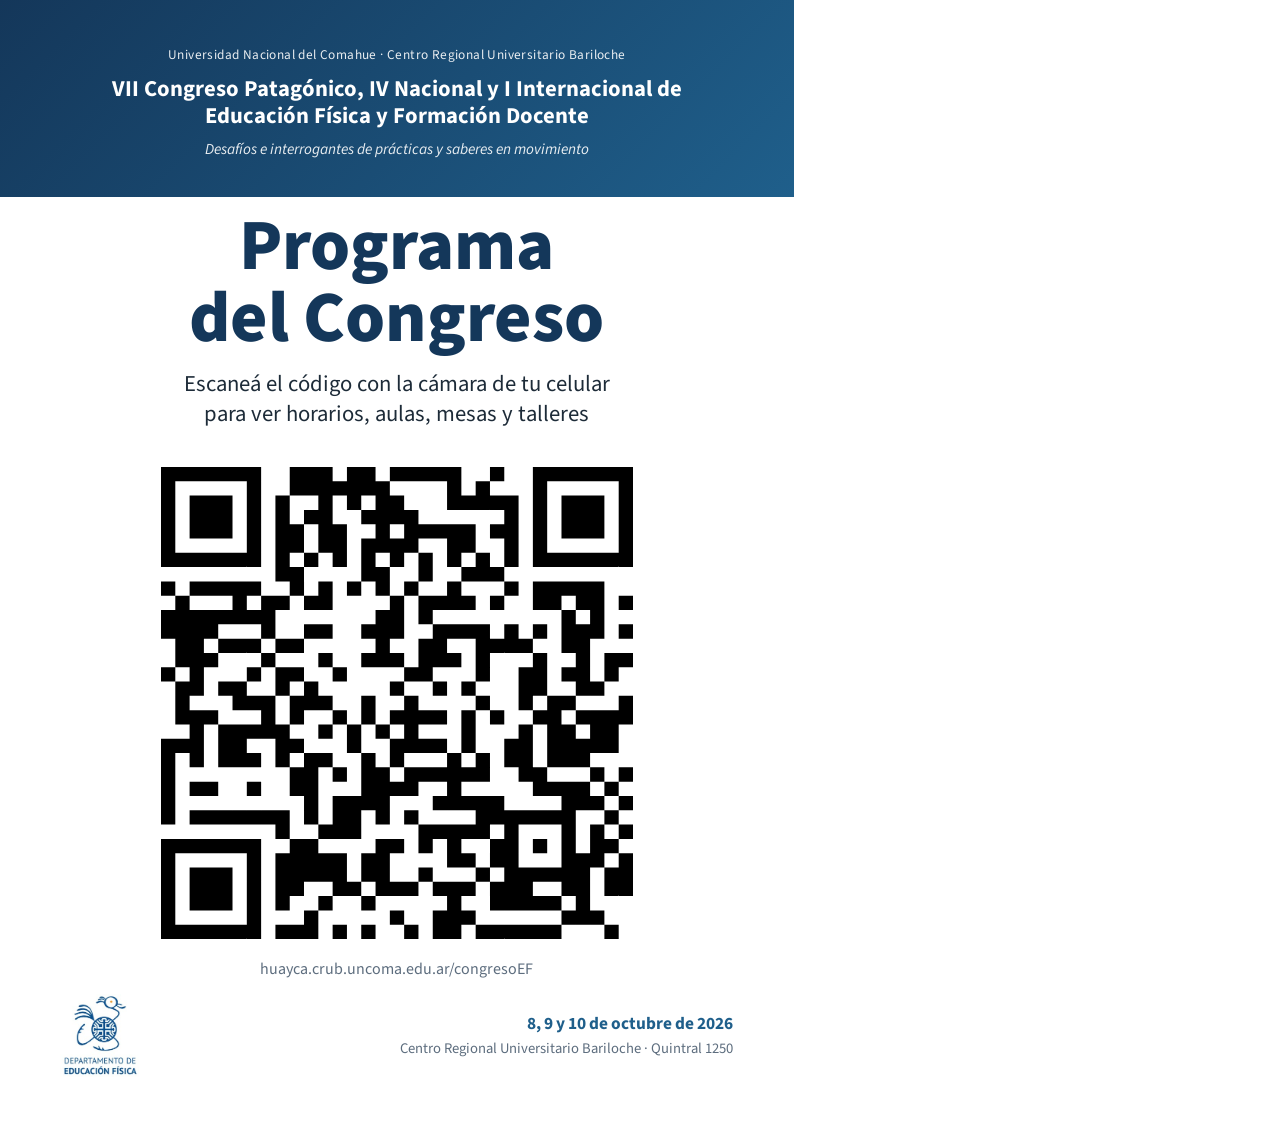
<file: imprimibles/qr-a4.html>
<!doctype html><html lang="es"><head><meta charset="utf-8"><title>QR A4 – Programa</title><link rel="stylesheet" href="https://fonts.googleapis.com/css2?family=Source+Sans+3:ital,wght@0,400;0,600;0,700;0,800;1,400&display=swap"><style>
*, *::before, *::after { box-sizing: border-box; margin: 0; padding: 0; }
:root { --azul: #14375a; --azul2: #1f5f8b; --tinta: #1d2b38; --gris: #5d6d7e;
        --panel: #1f5f8b; --mesa: #0e7c7b; --taller: #3f8f3a; --acto: #b9770e; --pausa: #95a5a6; }
html { -webkit-print-color-adjust: exact; print-color-adjust: exact; }
body { font-family: 'Source Sans 3', 'DejaVu Sans', sans-serif; color: var(--tinta); background: #fff; }

    @page { size: A4 portrait; margin: 0; }
    .hoja { width: 210mm; height: 297mm; display: flex; flex-direction: column; }
    header { background: linear-gradient(135deg, var(--azul) 0%, var(--azul2) 100%); color: #fff;
             padding: 12mm 16mm 10mm; text-align: center; }
    header .org { font-size: 10pt; letter-spacing: .03em; opacity: .9; }
    header h2 { margin-top: 3mm; font-size: 17pt; line-height: 1.2; font-weight: 700; }
    header .lema { margin-top: 2mm; font-size: 11.5pt; font-style: italic; opacity: .9; }
    main { flex: 1; display: flex; flex-direction: column; align-items: center; justify-content: center; text-align: center; padding: 0 16mm; }
    h1 { font-size: 54pt; line-height: 1; font-weight: 800; color: var(--azul); }
    .sub { margin-top: 4mm; font-size: 17pt; line-height: 1.3; }
    .qr { margin-top: 10mm; width: 125mm; height: 125mm; }
    .url { margin-top: 5mm; font-size: 12pt; color: var(--gris); }
    footer { display: flex; align-items: center; justify-content: space-between; padding: 0 16mm 12mm; }
    footer img { height: 22mm; }
    footer .dat { text-align: right; font-size: 13pt; line-height: 1.35; font-weight: 700; color: var(--azul2); }
    footer .dat span { font-weight: 400; color: var(--gris); font-size: 11pt; }
    </style></head><body>
    <div class="hoja">
      <header>
        <p class="org">Universidad Nacional del Comahue · Centro Regional Universitario Bariloche</p>
        <h2>VII Congreso Patagónico, IV Nacional y I Internacional de Educación Física y Formación Docente</h2>
        <p class="lema">Desafíos e interrogantes de prácticas y saberes en movimiento</p>
      </header>
      <main>
        <h1>Programa<br>del Congreso</h1>
        <p class="sub">Escaneá el código con la cámara de tu celular<br>para ver horarios, aulas, mesas y talleres</p>
        <img class="qr" src="qr-programa.svg" alt="QR al programa">
        <p class="url">huayca.crub.uncoma.edu.ar/congresoEF</p>
      </main>
      <footer>
        <img src="../static/Logo%20educacion%20fisica.jpg" alt="">
        <p class="dat">8, 9 y 10 de octubre de 2026<br><span>Centro Regional Universitario Bariloche · Quintral 1250</span></p>
      </footer>
    </div></body></html>
</file>
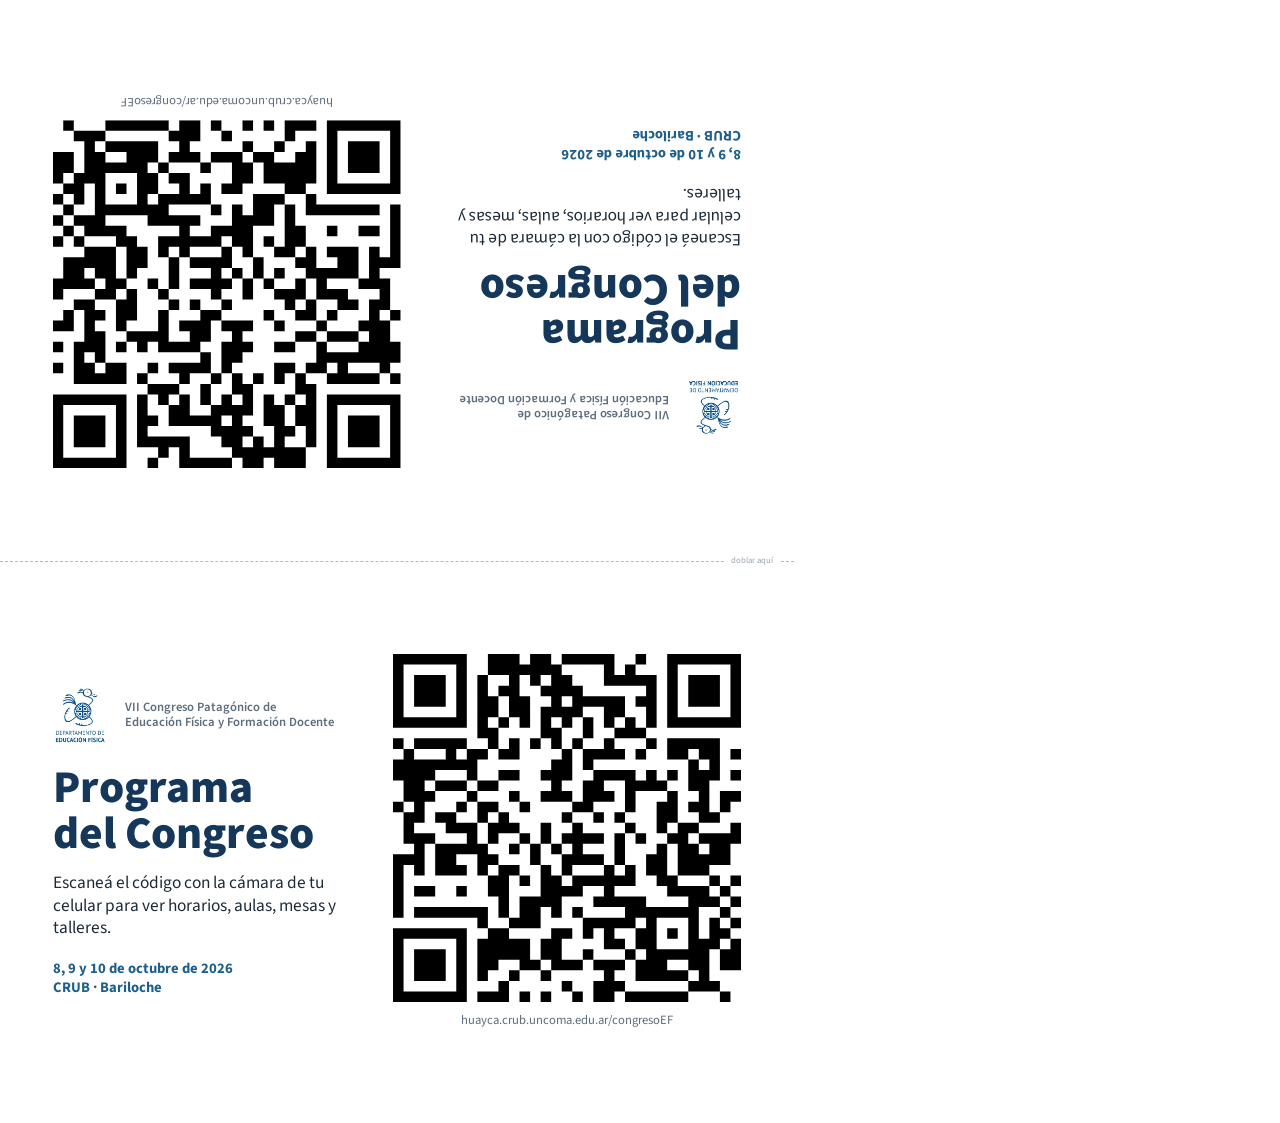
<file: imprimibles/qr-mesa.html>
<!doctype html><html lang="es"><head><meta charset="utf-8"><title>QR mesa – Programa</title><link rel="stylesheet" href="https://fonts.googleapis.com/css2?family=Source+Sans+3:ital,wght@0,400;0,600;0,700;0,800;1,400&display=swap"><style>
*, *::before, *::after { box-sizing: border-box; margin: 0; padding: 0; }
:root { --azul: #14375a; --azul2: #1f5f8b; --tinta: #1d2b38; --gris: #5d6d7e;
        --panel: #1f5f8b; --mesa: #0e7c7b; --taller: #3f8f3a; --acto: #b9770e; --pausa: #95a5a6; }
html { -webkit-print-color-adjust: exact; print-color-adjust: exact; }
body { font-family: 'Source Sans 3', 'DejaVu Sans', sans-serif; color: var(--tinta); background: #fff; }

    @page { size: A4 portrait; margin: 0; }
    .hoja { width: 210mm; height: 297mm; position: relative; overflow: hidden; }
    .mitad { height: 148.5mm; display: flex; align-items: center; gap: 8mm; padding: 12mm 14mm; }
    .mitad:first-child { transform: rotate(180deg); }
    .txt { flex: 1; }
    .marca { display: flex; align-items: center; gap: 3mm; font-size: 9.5pt; line-height: 1.2; color: var(--gris); font-weight: 600; }
    .marca img { height: 15mm; }
    h1 { margin: 6mm 0 4mm; font-size: 34pt; line-height: 1; font-weight: 800; color: var(--azul); }
    .sub { font-size: 13pt; line-height: 1.3; }
    .fechas { margin-top: 5mm; font-size: 11pt; line-height: 1.3; font-weight: 700; color: var(--azul2); }
    .qr { width: 92mm; text-align: center; }
    .qr img { width: 92mm; height: 92mm; display: block; }
    .qr p { margin-top: 2.5mm; font-size: 9.5pt; color: var(--gris); }
    .pliegue { position: absolute; left: 0; right: 0; top: 148.5mm; border-top: 0.3mm dashed #b0b8c0; }
    .pliegue span { position: absolute; right: 4mm; top: -2.2mm; background: #fff; padding: 0 1.5mm; font-size: 6.5pt; color: #9aa4ae; }
    </style></head><body><div class="hoja">
    <div class="mitad">
      <div class="txt">
        <div class="marca"><img src="../static/Logo%20educacion%20fisica.jpg" alt=""><span>VII Congreso Patagónico de<br>Educación Física y Formación Docente</span></div>
        <h1>Programa<br>del Congreso</h1>
        <p class="sub">Escaneá el código con la cámara de tu celular para ver horarios, aulas, mesas y talleres.</p>
        <p class="fechas">8, 9 y 10 de octubre de 2026<br>CRUB · Bariloche</p>
      </div>
      <div class="qr"><img src="qr-programa.svg" alt="QR al programa"><p>huayca.crub.uncoma.edu.ar/congresoEF</p></div>
    </div>
    <div class="mitad">
      <div class="txt">
        <div class="marca"><img src="../static/Logo%20educacion%20fisica.jpg" alt=""><span>VII Congreso Patagónico de<br>Educación Física y Formación Docente</span></div>
        <h1>Programa<br>del Congreso</h1>
        <p class="sub">Escaneá el código con la cámara de tu celular para ver horarios, aulas, mesas y talleres.</p>
        <p class="fechas">8, 9 y 10 de octubre de 2026<br>CRUB · Bariloche</p>
      </div>
      <div class="qr"><img src="qr-programa.svg" alt="QR al programa"><p>huayca.crub.uncoma.edu.ar/congresoEF</p></div>
    </div><div class="pliegue"><span>doblar aquí</span></div></div></body></html>
</file>
<file: styles.css>
/* ===================================================================
   VII Congreso Patagónico de EF – Bariloche 2026
   Stylesheet
   =================================================================== */

/* ── Reset & Base ────────────────────────────────────────────────── */
*, *::before, *::after {
  box-sizing: border-box;
  margin: 0;
  padding: 0;
}

html {
  font-size: 16px;
  scroll-behavior: smooth;
}

body {
  font-family: 'Segoe UI', Tahoma, Geneva, Verdana, sans-serif;
  color: #2c3e50;
  background: #f0f4f8;
  line-height: 1.75;
}

a {
  color: #1a5276;
  text-decoration: none;
}
a:hover {
  text-decoration: underline;
}

ul {
  list-style: disc;
  padding-left: 1.4rem;
}

/* ── Photo Placeholders ──────────────────────────────────────────── */
.photo-placeholder {
  background: #cfd9e3;
  border: 2px dashed #8fa3b3;
  border-radius: 8px;
  display: flex;
  align-items: center;
  justify-content: center;
  color: #607d8b;
  font-size: 0.8rem;
  font-style: italic;
  text-align: center;
  line-height: 1.4;
}

.logo-ph   { width: 110px; height: 110px; flex-shrink: 0; object-fit: contain; border-radius: 12px; }
.crub-ph   { width: 100%; height: 200px; margin-bottom: 0.75rem; object-fit: cover; object-position: top; border-radius: 8px; display: block; }
.efei-ph   { width: 130px; height: 130px; flex-shrink: 0; object-fit: contain; }

/* ── Card ────────────────────────────────────────────────────────── */
.card {
  background: #fff;
  border-radius: 10px;
  padding: 2rem;
  box-shadow: 0 2px 10px rgba(0, 0, 0, 0.07);
  margin-bottom: 1.75rem;
}

/* ── Header ──────────────────────────────────────────────────────── */
.site-header {
  background: linear-gradient(135deg, #14375a 0%, #1f5f8b 100%);
  color: #fff;
  padding: 2rem 1rem;
}

.header-inner {
  max-width: 1100px;
  margin: 0 auto;
  display: flex;
  align-items: center;
  gap: 2rem;
}

.header-text { flex: 1; }

.header-org {
  font-size: 0.8rem;
  text-transform: uppercase;
  letter-spacing: 0.06em;
  color: #a8d4f0;
  margin-bottom: 0.6rem;
}

.site-header h1 {
  font-size: 1.45rem;
  font-weight: 700;
  line-height: 1.3;
  margin-bottom: 0.5rem;
}

.header-subtitle {
  font-style: italic;
  color: #cce4f6;
  font-size: 1rem;
  margin-bottom: 0.5rem;
}

.header-date {
  font-size: 1rem;
  font-weight: 700;
  color: #f0b429;
}

/* ── Navigation ──────────────────────────────────────────────────── */
.main-nav {
  background: #14375a;
  position: sticky;
  top: 0;
  z-index: 200;
  box-shadow: 0 3px 10px rgba(0, 0, 0, 0.35);
}

.nav-inner {
  max-width: 1100px;
  margin: 0 auto;
  overflow-x: auto;
  -webkit-overflow-scrolling: touch;
}

.nav-tabs {
  list-style: none;
  padding: 0;
  display: flex;
}

.tab-btn {
  background: none;
  border: none;
  border-bottom: 3px solid transparent;
  color: #a8d4f0;
  padding: 1rem 1.4rem;
  font-size: 0.88rem;
  font-weight: 500;
  white-space: nowrap;
  cursor: pointer;
  transition: background 0.2s, color 0.2s, border-color 0.2s;
  font-family: inherit;
}

.tab-btn:hover {
  background: rgba(255, 255, 255, 0.09);
  color: #fff;
}

.tab-btn.active {
  color: #fff;
  border-bottom-color: #f0b429;
  background: rgba(255, 255, 255, 0.08);
}

/* ── Tab Panels ──────────────────────────────────────────────────── */
.tab-panel {
  display: none;
}

.tab-panel.active {
  display: block;
}

/* ── Container ───────────────────────────────────────────────────── */
.container {
  max-width: 1100px;
  margin: 0 auto;
  padding: 2.5rem 1.5rem;
}

/* ── Section title ───────────────────────────────────────────────── */
.section-title,
.tab-panel > .container > h2:first-child {
  color: #14375a;
  font-size: 1.75rem;
  border-bottom: 3px solid #f0b429;
  padding-bottom: 0.4rem;
  margin-bottom: 1.25rem;
}

.tab-panel h3 {
  color: #14375a;
  font-size: 1.15rem;
  margin-bottom: 0.65rem;
}

/* ── INICIO: organiza block ──────────────────────────────────────── */
.organiza-block {
  display: grid;
  grid-template-columns: 1fr 1fr;
  gap: 2rem;
}

.organiza-block h2 {
  color: #14375a;
  font-size: 1.5rem;
  border-bottom: 3px solid #f0b429;
  padding-bottom: 0.35rem;
  margin-bottom: 0.85rem;
}

.organiza-text p {
  margin-bottom: 0.65rem;
}

.locacion-line {
  font-size: 0.95rem;
}

.links-block {
  margin-top: 1rem;
}

.btn-primary {
  display: inline-block;
  background: #14375a;
  color: #fff;
  padding: 0.55rem 1.3rem;
  border-radius: 6px;
  font-size: 0.9rem;
  font-weight: 500;
  transition: background 0.2s;
  margin-right: 0.5rem;
  margin-bottom: 0.5rem;
  text-decoration: none;
}

.btn-primary:hover {
  background: #1f5f8b;
  text-decoration: none;
}

.map-embed {
  border-radius: 8px;
  overflow: hidden;
  border: 1px solid #cdd8e1;
}

/* ── INICIO: fundamentación ──────────────────────────────────────── */
.fundamentacion h2 {
  color: #14375a;
  font-size: 1.5rem;
  border-bottom: 3px solid #f0b429;
  padding-bottom: 0.35rem;
  margin-bottom: 1rem;
}

.fundamentacion p {
  margin-bottom: 1rem;
}

.fundamentacion p:last-child {
  margin-bottom: 0;
}

/* ── INICIO: validaciones ────────────────────────────────────────── */
.validaciones {
  border-left: 4px solid #1f5f8b;
  background: #e8f3fb;
  border-radius: 0 8px 8px 0;
}

.validaciones h3 {
  margin-bottom: 0.5rem;
}

.validaciones li {
  margin-bottom: 0.35rem;
}

/* ── CONGRESO: format grid ───────────────────────────────────────── */
.intro-text {
  font-size: 1.02rem;
  color: #4a5568;
  margin-bottom: 2rem;
}

.formato-grid {
  display: grid;
  grid-template-columns: repeat(auto-fit, minmax(290px, 1fr));
  gap: 1.4rem;
  margin-bottom: 2rem;
}

.formato-card {
  background: #fff;
  border-radius: 10px;
  padding: 1.5rem;
  box-shadow: 0 2px 8px rgba(0, 0, 0, 0.07);
  border-top: 4px solid #f0b429;
}

.formato-icon {
  font-size: 1.9rem;
  margin-bottom: 0.55rem;
}

.formato-card h3 {
  font-size: 1.05rem;
  margin-bottom: 0.5rem;
}

.formato-card p {
  font-size: 0.93rem;
  color: #4a5568;
}

/* ── CONGRESO: info blocks ───────────────────────────────────────── */
.info-block p,
.info-block li {
  color: #4a5568;
}

.info-warning {
  border-left: 4px solid #f0b429;
  background: #fefbe9;
}

/* ── CONGRESO: circulares ────────────────────────────────────────── */
.circulares-list {
  list-style: none;
  padding: 0;
  margin-top: 0.75rem;
}

.circulares-list li {
  display: flex;
  align-items: center;
  gap: 0.6rem;
  padding: 0.5rem 0;
  border-bottom: 1px solid #eef0f2;
}

.circulares-list li:last-child {
  border-bottom: none;
}

.circular-icon { font-size: 1rem; }

.circular-link {
  font-weight: 600;
  color: #14375a;
  font-size: 0.97rem;
}

.circular-past-text {
  color: #b0b8c1;
  font-size: 0.93rem;
  text-decoration: line-through;
}

/* ── PROGRAMA ────────────────────────────────────────────────────── */
.prog-days {
  display: flex;
  flex-wrap: wrap;
  gap: 0.6rem;
  margin-bottom: 2rem;
}

.prog-day-link {
  background: #14375a;
  color: #fff;
  padding: 0.45rem 1.1rem;
  border-radius: 999px;
  font-size: 0.9rem;
  font-weight: 600;
  transition: background 0.2s;
}

.prog-day-link:hover {
  background: #1f5f8b;
  text-decoration: none;
}

.prog-day {
  margin-bottom: 2.5rem;
  scroll-margin-top: 4.5rem;
}

.tab-panel .prog-day-title {
  font-size: 1.35rem;
  border-bottom: 3px solid #f0b429;
  padding-bottom: 0.35rem;
  margin-bottom: 1rem;
}

.prog-item {
  display: grid;
  grid-template-columns: 8.5rem 1fr;
  gap: 1.25rem;
  background: #fff;
  border-radius: 10px;
  border-left: 4px solid #cdd8e1;
  padding: 1.1rem 1.4rem;
  box-shadow: 0 2px 8px rgba(0, 0, 0, 0.06);
  margin-bottom: 0.85rem;
}

.prog-panel { border-left-color: #f0b429; }
.prog-mesa  { border-left-color: #1f5f8b; }
.prog-taller { border-left-color: #1a7a40; }
.prog-acto  { border-left-color: #14375a; }

.prog-pausa {
  background: #f7f9fc;
  box-shadow: none;
  padding-top: 0.7rem;
  padding-bottom: 0.7rem;
}

.prog-time {
  font-weight: 700;
  color: #14375a;
  font-size: 0.95rem;
  white-space: nowrap;
}

.prog-body h4 {
  color: #14375a;
  font-size: 1rem;
  line-height: 1.45;
  margin-bottom: 0.35rem;
}

.prog-pausa .prog-body h4 {
  color: #4a5568;
  font-weight: 500;
  margin-bottom: 0;
}

.prog-body p {
  color: #4a5568;
  font-size: 0.93rem;
  margin-bottom: 0.3rem;
}

.prog-body .prog-meta {
  margin-bottom: 0.1rem;
}

.prog-tag {
  display: inline-block;
  background: #fefbe9;
  color: #8a6100;
  border: 1px solid #f0b429;
  border-radius: 4px;
  font-size: 0.75rem;
  font-weight: 700;
  text-transform: uppercase;
  letter-spacing: 0.05em;
  padding: 0 0.5rem;
  margin-bottom: 0.35rem;
}

.prog-table-wrapper {
  overflow-x: auto;
}

.prog-table {
  width: 100%;
  border-collapse: collapse;
  font-size: 0.86rem;
  background: #fff;
}

.prog-table th {
  background: #eef4f9;
  color: #14375a;
  text-align: left;
  font-weight: 600;
  padding: 0.55rem 0.75rem;
}

.prog-table td {
  padding: 0.55rem 0.75rem;
  border-top: 1px solid #eef0f2;
  vertical-align: top;
  color: #2c3e50;
}

/* Talleres: datos siempre visibles, descripción en ventana emergente */
.prog-body .taller-group {
  margin-top: 0.75rem;
  font-size: 0.85rem;
  font-weight: 600;
  color: #1a7a40;
  text-transform: uppercase;
  letter-spacing: 0.04em;
}

.taller-list {
  list-style: none;
  padding: 0;
  margin-top: 0.4rem;
  border-top: 1px solid #e1e8ee;
}

.taller {
  padding: 0.75rem 0 0.75rem 0.9rem;
  border-bottom: 1px solid #e1e8ee;
  border-left: 3px solid #1a7a40;
}

.taller-title {
  color: #14375a;
  font-size: 0.95rem;
  line-height: 1.4;
  margin-bottom: 0.15rem;
}

.prog-body .taller-people {
  display: flex;
  flex-wrap: wrap;
  column-gap: 0.5rem;
  font-size: 0.86rem;
  margin-bottom: 0.4rem;
}

.taller-names {
  font-weight: 600;
  color: #2c3e50;
}

.taller-inst {
  color: #657080;
}

.taller-inst::before {
  content: "·";
  margin-right: 0.5rem;
}

/* Mesas, libros y pósteres: datos visibles, detalle en ventana emergente */
.prog-sublist {
  list-style: none;
  padding: 0;
  margin-top: 0.4rem;
  border-top: 1px solid #e1e8ee;
}

.prog-sub {
  padding: 0.7rem 0 0.7rem 0.9rem;
  border-bottom: 1px solid #e1e8ee;
  border-left: 3px solid #1f5f8b;
}

.prog-sub-title {
  color: #14375a;
  font-size: 0.95rem;
  line-height: 1.4;
  margin-bottom: 0.25rem;
}

.prog-body .prog-sub-meta {
  display: flex;
  flex-wrap: wrap;
  align-items: center;
  gap: 0.4rem;
  font-size: 0.86rem;
  color: #657080;
  margin-bottom: 0;
}

.prog-sub .prog-more {
  border-color: #1f5f8b;
  color: #1f5f8b;
}

.prog-sub .prog-more:hover,
.prog-sub .prog-more:focus-visible {
  background: #1f5f8b;
  color: #fff;
}

.prog-body .taller-facts {
  display: flex;
  flex-wrap: wrap;
  align-items: center;
  gap: 0.4rem;
  font-size: 0.8rem;
  margin-bottom: 0;
}

.taller-fact {
  background: #eef6f1;
  color: #1a5c33;
  border-radius: 999px;
  padding: 0.1rem 0.7rem;
}

.prog-more {
  margin-left: auto;
  background: none;
  border: 1px solid #1a7a40;
  color: #1a7a40;
  border-radius: 999px;
  padding: 0.15rem 0.8rem;
  font: inherit;
  font-weight: 600;
  cursor: pointer;
  transition: background 0.2s, color 0.2s;
}

.prog-more:hover,
.prog-more:focus-visible {
  background: #1a7a40;
  color: #fff;
}

.prog-dialog {
  width: min(36rem, calc(100% - 2rem));
  margin: auto;
  border: none;
  border-top: 4px solid #1a7a40;
  border-radius: 10px;
  padding: 1.5rem 1.6rem 1.4rem;
  color: #2c3e50;
  box-shadow: 0 12px 40px rgba(0, 0, 0, 0.25);
}

.prog-dialog.is-wide {
  width: min(56rem, calc(100% - 2rem));
  border-top-color: #1f5f8b;
}

.prog-dialog-people:empty,
.prog-dialog-facts:empty {
  display: none;
}

.prog-dialog::backdrop {
  background: rgba(20, 55, 90, 0.45);
}

.prog-dialog-close {
  position: absolute;
  top: 0.5rem;
  right: 0.7rem;
  background: none;
  border: none;
  font-size: 1.6rem;
  line-height: 1;
  color: #657080;
  cursor: pointer;
}

.prog-dialog-close:focus {
  outline: none;
}

.prog-dialog-close:focus-visible {
  outline: 2px solid #1a7a40;
  border-radius: 4px;
}

.prog-dialog-close:hover {
  color: #14375a;
}

.prog-dialog-title {
  color: #14375a;
  font-size: 1.1rem;
  line-height: 1.4;
  padding-right: 1.5rem;
  margin-bottom: 0.4rem;
}

.prog-dialog-people {
  display: flex;
  flex-wrap: wrap;
  column-gap: 0.5rem;
  font-size: 0.88rem;
  margin-bottom: 0.6rem;
}

.prog-dialog-facts {
  display: flex;
  flex-wrap: wrap;
  gap: 0.4rem;
  font-size: 0.8rem;
  margin-bottom: 0.9rem;
}

.prog-dialog-body {
  font-size: 0.95rem;
  line-height: 1.65;
}

.prog-dialog-body .prog-table-wrapper {
  max-height: 65vh;
  overflow: auto;
  border: 1px solid #e1e8ee;
  border-radius: 8px;
}

.prog-dialog-body .prog-table th {
  position: sticky;
  top: 0;
}

.prog-dialog-body .prog-list {
  padding: 0 0 0 1.2rem;
}

.prog-list {
  margin: 0;
  padding: 0.75rem 1rem 0.75rem 2.2rem;
  font-size: 0.9rem;
  color: #2c3e50;
}

.prog-list li {
  margin-bottom: 0.4rem;
}

/* ── INSCRIPCIONES: table ────────────────────────────────────────── */
.table-wrapper {
  overflow-x: auto;
  border-radius: 10px;
  box-shadow: 0 2px 10px rgba(0, 0, 0, 0.08);
  margin-bottom: 1.75rem;
}

.aranceles-table {
  width: 100%;
  border-collapse: collapse;
  background: #fff;
  font-size: 0.91rem;
}

.aranceles-table thead th {
  background: #14375a;
  color: #fff;
  padding: 1rem 1.1rem;
  text-align: left;
  font-weight: 600;
  vertical-align: top;
}

.th-sub {
  font-size: 0.78rem;
  font-weight: 400;
  color: #a8d4f0;
}

.aranceles-table td {
  padding: 0.8rem 1.1rem;
  border-bottom: 1px solid #eef0f2;
  vertical-align: middle;
}

.aranceles-table tr:last-child td {
  border-bottom: none;
}

.aranceles-table tbody tr:nth-child(even) {
  background: #f7f9fc;
}

.aranceles-table tbody tr:hover {
  background: #eaf3fb;
}

.aranceles-table .row-free {
  background: #eafaf1 !important;
}

.aranceles-table .amount {
  text-align: center;
  font-weight: 600;
  white-space: nowrap;
  font-size: 0.93rem;
}

.aranceles-table .free {
  color: #1a7a40;
}

/* ── INSCRIPCIONES: formularios ──────────────────────────────────── */
.formularios-block p {
  color: #4a5568;
  margin-bottom: 0.5rem;
}

.formularios-grid {
  display: flex;
  flex-wrap: wrap;
  gap: 1.2rem;
  margin-top: 1rem;
}

.formulario-btn {
  display: inline-block;
  background: #1a7a40;
  color: #fff;
  padding: 0.85rem 2rem;
  border-radius: 8px;
  font-weight: 600;
  font-size: 0.93rem;
  text-decoration: none;
  transition: background 0.2s, transform 0.15s;
  text-align: center;
}

.formulario-btn:hover {
  background: #14612e;
  text-decoration: none;
  transform: translateY(-2px);
}

.form-expired {
  font-weight: 400;
  font-style: italic;
  opacity: 0.85;
}

/* ── CONTACTO ────────────────────────────────────────────────────── */
.contacto-box p {
  color: #4a5568;
}

.email-link {
  display: inline-block;
  font-size: 1.15rem;
  font-weight: 700;
  color: #14375a;
  word-break: break-all;
  margin: 0.9rem 0;
}

.email-link:hover {
  color: #1f5f8b;
}

.contacto-nota {
  font-size: 0.92rem;
  color: #657080;
  margin-top: 0.75rem;
}

.comision-list {
  list-style: none;
  padding: 0;
  display: grid;
  grid-template-columns: repeat(auto-fit, minmax(240px, 1fr));
  gap: 0.5rem;
  margin-top: 0.75rem;
}

.comision-list li {
  background: #f1f6fb;
  border-left: 3px solid #14375a;
  border-radius: 0 5px 5px 0;
  padding: 0.45rem 0.85rem;
  font-size: 0.92rem;
}

/* ── CONEXIONES ──────────────────────────────────────────────────── */
.conexion-block h2 {
  font-size: 1.5rem;
  color: #14375a;
  border-bottom: 3px solid #f0b429;
  padding-bottom: 0.35rem;
  margin-bottom: 0.75rem;
}

.conexion-inner {
  display: flex;
  align-items: flex-start;
  gap: 1.5rem;
  margin-top: 1rem;
}

.conexion-inner p {
  margin-bottom: 0.55rem;
  color: #4a5568;
}

.congresos-ant-grid {
  display: grid;
  grid-template-columns: repeat(auto-fit, minmax(240px, 1fr));
  gap: 1.5rem;
  margin-top: 1rem;
}

.congreso-ant-group h4 {
  font-size: 0.96rem;
  color: #14375a;
  margin-bottom: 0.55rem;
}

.congreso-ant-group ul {
  list-style: none;
  padding: 0;
}

.congreso-ant-group li {
  padding: 0.3rem 0;
  border-bottom: 1px solid #e5eaee;
  color: #4a5568;
  font-size: 0.93rem;
}

.congreso-ant-group li:last-child {
  border-bottom: none;
}

/* ── Footer ──────────────────────────────────────────────────────── */
.site-footer {
  background: #0e2840;
  color: #8fb8d6;
  text-align: center;
  padding: 1.5rem;
  font-size: 0.83rem;
}

.footer-inner p {
  margin-bottom: 0.3rem;
}

/* ===================================================================
   Responsive
   =================================================================== */
@media (max-width: 780px) {
  .header-inner {
    flex-direction: column;
    text-align: center;
  }

  .site-header h1 {
    font-size: 1.15rem;
  }

  .organiza-block {
    grid-template-columns: 1fr;
  }

  .conexion-inner {
    flex-direction: column;
    align-items: center;
  }

  .efei-ph {
    margin-bottom: 1rem;
  }

  .formularios-grid {
    flex-direction: column;
  }

  .tab-btn {
    padding: 0.75rem 0.9rem;
    font-size: 0.8rem;
  }

  .prog-item {
    grid-template-columns: 1fr;
    gap: 0.3rem;
    padding: 1rem;
  }

  .prog-table {
    min-width: 560px;
  }
}

@media (max-width: 480px) {
  .container {
    padding: 1.5rem 1rem;
  }

  .card {
    padding: 1.25rem;
  }

  .site-header h1 {
    font-size: 1.05rem;
  }

  .header-date {
    font-size: 0.9rem;
  }
}
</file>
